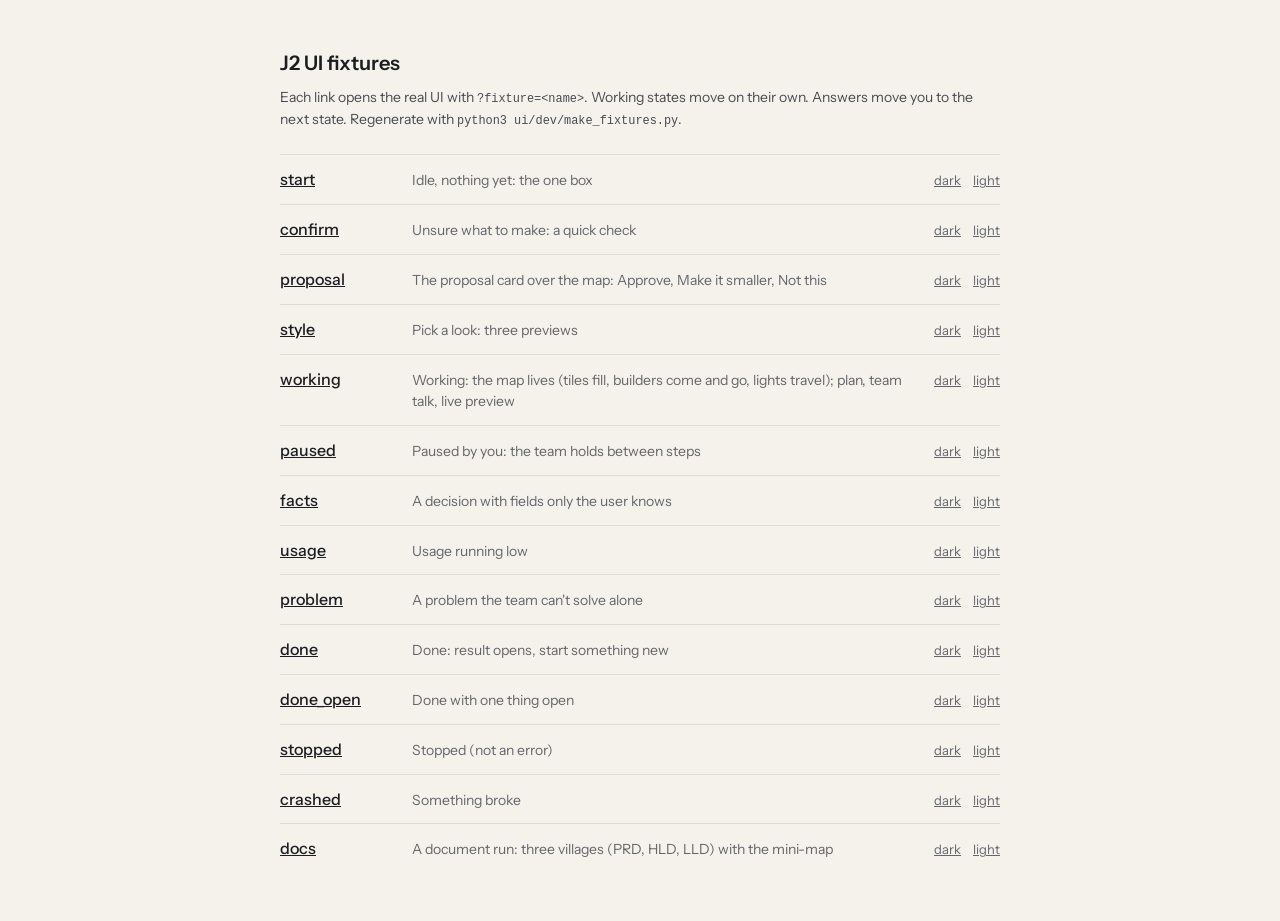
<file: ui/dev/index.html>
<!doctype html>
<html lang="en">
<head>
  <meta charset="utf-8">
  <meta name="viewport" content="width=device-width, initial-scale=1">
  <title>J2 UI fixtures</title>
  <link rel="icon" href="data:,">
  <link rel="stylesheet" href="https://fonts.googleapis.com/css2?family=Instrument+Sans:wght@400;500;600&display=swap">
  <link rel="stylesheet" href="/ui/styles/tokens.css">
  <style>
    body { margin: 0; background: var(--page); color: var(--ink); font: var(--fs-md)/var(--lh) var(--font); }
    main { width: min(720px, 100% - 32px); margin: var(--s12) auto; }
    h1 { font-size: var(--fs-lg); font-weight: 600; margin: 0 0 var(--s2); }
    p { color: var(--ink-2); margin: 0 0 var(--s6); font-size: var(--fs-sm); }
    ul { list-style: none; margin: 0; padding: 0; }
    li { display: flex; gap: var(--s3); align-items: baseline; padding: var(--s3) 0; border-top: 1px solid var(--line); flex-wrap: wrap; }
    li a:first-child { font-weight: 500; min-width: 120px; color: var(--ink); }
    li span { color: var(--ink-3); font-size: var(--fs-sm); flex: 1; min-width: 200px; }
    li a.alt { font-size: var(--fs-xs); color: var(--ink-3); }
    code { font-family: var(--mono); font-size: 0.85em; }
  </style>
</head>
<body>
<main>
  <h1>J2 UI fixtures</h1>
  <p>Each link opens the real UI with <code>?fixture=&lt;name&gt;</code>. Working states move on their own. Answers move you to the next state. Regenerate with <code>python3 ui/dev/make_fixtures.py</code>.</p>
  <ul id="list"></ul>
</main>
<script>
  const F = [
    ["start", "Idle, nothing yet: the one box"],
    ["confirm", "Unsure what to make: a quick check"],
    ["proposal", "The proposal card over the map: Approve, Make it smaller, Not this"],
    ["style", "Pick a look: three previews"],
    ["working", "Working: the map lives (tiles fill, builders come and go, lights travel); plan, team talk, live preview"],
    ["paused", "Paused by you: the team holds between steps"],
    ["facts", "A decision with fields only the user knows"],
    ["usage", "Usage running low"],
    ["problem", "A problem the team can't solve alone"],
    ["done", "Done: result opens, start something new"],
    ["done_open", "Done with one thing open"],
    ["stopped", "Stopped (not an error)"],
    ["crashed", "Something broke"],
    ["docs", "A document run: three villages (PRD, HLD, LLD) with the mini-map"],
  ];
  const list = document.getElementById("list");
  for (const [name, text] of F) {
    const li = document.createElement("li");
    const a = (href, label, cls) => Object.assign(document.createElement("a"), { href, textContent: label, className: cls || "" });
    const s = document.createElement("span");
    s.textContent = text;
    li.append(a(`/ui/index.html?fixture=${name}`, name), s,
      a(`/ui/index.html?fixture=${name}&theme=dark`, "dark", "alt"),
      a(`/ui/index.html?fixture=${name}&theme=light`, "light", "alt"));
    list.append(li);
  }
</script>
</body>
</html>
</file>
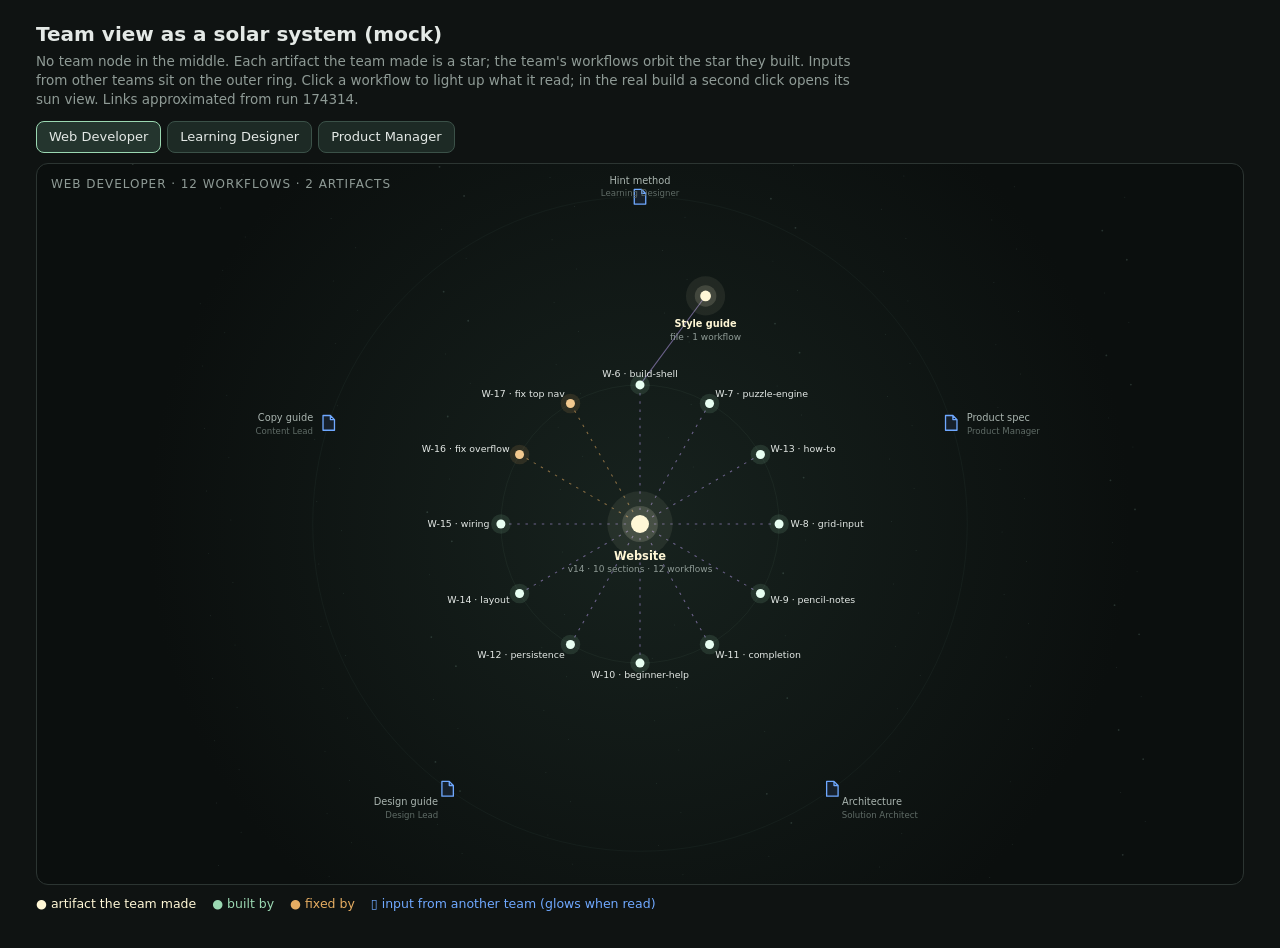
<file: docs/mocks/team-solar-mock.html>
<!doctype html>
<html lang="en">
<head>
<meta charset="utf-8">
<meta name="viewport" content="width=device-width,initial-scale=1">
<title>Team Solar Mock</title>
<style>
:root{color-scheme:dark;--bg:#0f1312;--fg:#e4e9e6;--muted:#8f9b96;--line:#2c3532}
*{box-sizing:border-box}
body{margin:0;background:var(--bg);color:var(--fg);font:14px/1.4 system-ui,-apple-system,"Segoe UI",sans-serif}
.wrap{max-width:1240px;margin:0 auto;padding:20px 16px 36px}
h1{margin:0;font-size:20px}
.sub{margin:4px 0 12px;color:var(--muted);font-size:13.5px;max-width:95ch}
.tabs{display:flex;gap:6px;margin-bottom:10px;flex-wrap:wrap}
.btn{background:#1d2a25;border:1px solid #3b5148;color:var(--fg);border-radius:8px;padding:6px 12px;font:inherit;font-size:13px;cursor:pointer}
.btn[aria-pressed=true]{background:#24352e;border-color:#9bd8b2}
.card{position:relative;background:radial-gradient(circle at 50% 50%,#17221e 0%,#0b0f0e 70%);border:1px solid var(--line);border-radius:12px;overflow:hidden}
svg{display:block;width:100%;height:auto;max-height:80vh}
text{font-family:system-ui,-apple-system,"Segoe UI",sans-serif;pointer-events:none}
.n{cursor:pointer;transition:opacity .3s}
.dim{opacity:.1}
.halo{opacity:0;transition:opacity .3s}
.used .halo{opacity:1;animation:pulse 1.6s ease-in-out infinite}
.used .doc{fill:#1c3352;stroke:#9cc4ff;stroke-width:2.4}
.used text{fill:#cfe2ff!important;font-weight:700}
@keyframes pulse{50%{opacity:.35}}
.in{opacity:0;transition:opacity .3s;stroke-dasharray:4 5;animation:flow .9s linear infinite}.in.on{opacity:.9}
.spoke{stroke-dasharray:3 7;animation:flow 1.6s linear infinite}
@keyframes flow{to{stroke-dashoffset:-20}}
.frame{position:absolute;left:14px;top:12px;font-size:12px;letter-spacing:.08em;text-transform:uppercase;color:#8f9b96}
.panel{position:absolute;right:12px;top:12px;width:270px;background:#121816ee;border:1px solid #2f3d38;border-radius:10px;padding:10px 12px;font-size:13px;display:none}
.panel b{display:block;font-size:14px;margin-bottom:4px}
.panel .k{color:var(--muted);font-size:11px;text-transform:uppercase;letter-spacing:.06em;margin-top:7px}
.panel .go{margin-top:9px;color:#9bd8b2;font-size:12.5px}
.legend{display:flex;flex-wrap:wrap;gap:16px;color:var(--muted);font-size:12.5px;margin-top:10px}
@media (prefers-reduced-motion:reduce){.used .halo,.in,.spoke{animation:none}}
</style>
</head>
<body>
<div class="wrap">
  <h1>Team view as a solar system (mock)</h1>
  <p class="sub">No team node in the middle. Each artifact the team made is a star; the team's workflows orbit the star they built. Inputs from other teams sit on the outer ring. Click a workflow to light up what it read; in the real build a second click opens its sun view. Links approximated from run 174314.</p>
  <div class="tabs" id="tabs"></div>
  <div class="card"><div class="frame" id="frame"></div><svg id="svg" viewBox="-620 -440 1240 880" role="img" aria-label="Team solar system"></svg><div class="panel" id="panel"></div></div>
  <div class="legend"><span style="color:#fff7d6">● artifact the team made</span><span style="color:#9bd8b2">● built by</span><span style="color:#e6ad62">● fixed by</span><span style="color:#6fa8ff">▯ input from another team (glows when read)</span></div>
</div>
<script>
const TEAMS={
 "Web Developer":{stars:[{id:"web",name:"Website",sub:"v14 · 10 sections"},{id:"sg",name:"Style guide",sub:"file"}],
  wfs:[["W-6","build-shell",["web","sg"],["dg","cg","ar","ps"]],["W-7","puzzle-engine",["web"],["ar","ps"]],["W-13","how-to",["web"],["cg","dg"]],
   ["W-8","grid-input",["web"],["dg","cg","sg"]],["W-9","pencil-notes",["web"],["dg","sg"]],["W-11","completion",["web"],["cg","dg"]],
   ["W-10","beginner-help",["web"],["hm","cg","dg"]],["W-12","persistence",["web"],["ar","ps","cg"]],["W-14","layout",["web"],["dg","sg"]],
   ["W-15","wiring",["web"],["ar"]],["W-16","fix overflow",["web"],["dg"],1],["W-17","fix top nav",["web"],["cg"],1]],
  inputs:{dg:["Design guide","Design Lead"],cg:["Copy guide","Content Lead"],hm:["Hint method","Learning Designer"],ps:["Product spec","Product Manager"],ar:["Architecture","Solution Architect"]}},
 "Learning Designer":{stars:[{id:"hm",name:"Hint method",sub:"curriculum"}],wfs:[["W-4","hint-method",["hm"],["ps","cg"]]],
  inputs:{ps:["Product spec","Product Manager"],cg:["Copy guide","Content Lead"]}},
 "Product Manager":{stars:[{id:"ps",name:"Product spec",sub:"product plan"}],wfs:[["W-1","product-plan",["ps"],["ch"]]],inputs:{ch:["Charter","Identity"]}}};
const NS="http://www.w3.org/2000/svg",svg=document.getElementById("svg"),panel=document.getElementById("panel");
const el=(t,a,p=svg)=>{const e=document.createElementNS(NS,t);for(const k in a)e.setAttribute(k,a[k]);p.append(e);return e};
const pol=(r,a)=>[r*Math.cos(a),r*Math.sin(a)];
const lab=(g,x,y,t,o={})=>{const a=Math.atan2(y-(o.cy||0),x-(o.cx||0)),d=o.d||14;const e=el("text",{x:x+Math.cos(a)*d,y:y+Math.sin(a)*d+4,"text-anchor":Math.abs(x-(o.cx||0))<20?"middle":x>(o.cx||0)?"start":"end","font-size":o.s||12,"font-weight":o.w||400,fill:o.c||"#e4e9e6"},g);e.textContent=t;return e};
function draw(name){svg.innerHTML="";panel.style.display="none";const T=TEAMS[name];document.getElementById("frame").textContent=name+" · "+T.wfs.length+(T.wfs.length===1?" workflow":" workflows")+" · "+T.stars.length+(T.stars.length===1?" artifact":" artifacts");
 for(let i=0;i<200;i++)el("circle",{cx:((i*137.5)%1240)-620,cy:((i*89.3)%880)-440,r:i%6?.6:1.1,fill:"#cfe",opacity:.15});
 el("circle",{cx:0,cy:0,r:400,fill:"none",stroke:"#9bd8b2",opacity:.06});
 // stars: the main one (most workflows) at the centre, others offset to the right
 const cnt=s=>T.wfs.filter(w=>w[2].includes(s.id)).length,stars=[...T.stars].sort((a,b)=>cnt(b)-cnt(a)),SP={};
 stars.forEach((s,i)=>SP[s.id]=i?[170+60*(i-1),-150+120*(i-1)]:[0,0]);
 const LG=el("g",{}),IG=el("g",{}),NG=el("g",{}),G={},P={},inl=[];
 // inputs on the outer ring
 const ik=Object.keys(T.inputs);ik.forEach((k,i)=>P[k]=pol(400,Math.PI*.5+(i+.5)*2*Math.PI/ik.length));
 // workflows orbit the star they mainly built; a workflow that made several stars sits between them
 const main=stars[0],orbit=T.wfs.filter(w=>w[2].includes(main.id)),R=Math.max(170,orbit.length*26/Math.PI*1.2);
 el("circle",{cx:0,cy:0,r:R,fill:"none",stroke:"#9bd8b2",opacity:.07},LG);
 orbit.forEach((w,i)=>P[w[0]]=pol(R,-Math.PI/2+i*2*Math.PI/orbit.length));
 stars.slice(1).forEach(st=>{const b=T.wfs.find(w=>w[2].includes(st.id));const a0=P[b[0]]?Math.atan2(P[b[0]][1],P[b[0]][0])+.28:0;SP[st.id]=pol(R+120,a0)});
 T.wfs.filter(w=>!w[2].includes(main.id)).forEach((w,i)=>{const s=SP[w[2][0]];P[w[0]]=[s[0]+60,s[1]+60*(i+1)]});
 T.wfs.forEach(([id,nm,makes,reads,fix])=>{const[x,y]=P[id];
  makes.forEach(m=>{const[sx,sy]=SP[m];el("line",{x1:x,y1:y,x2:sx,y2:sy,stroke:fix?"#e6ad62":"#b49be8","stroke-width":1.3,opacity:.55,class:m===main.id?"spoke":""},LG)});
  reads.forEach(r=>{const[x1,y1]=P[r]||SP[r];const l=el("path",{d:`M${x1},${y1}Q${(x1+x)*.35},${(y1+y)*.35} ${x},${y}`,fill:"none",stroke:"#6fa8ff","stroke-width":1.5,class:"in"},IG);l.dataset.f=r;l.dataset.t=id;inl.push(l)})});
 ik.forEach(k=>{const[x,y]=P[k],g=el("g",{class:"n"},NG);G[k]=g;el("circle",{cx:x,cy:y,r:16,fill:"transparent"},g);
  el("rect",{x:x-15,y:y-15,width:30,height:30,rx:8,fill:"none",stroke:"#6fa8ff","stroke-width":2,class:"halo"},g);
  el("path",{d:`M${x-7},${y-9}h9l5,5v13h-14z M${x+2},${y-9}v5h5`,fill:"#16202b",stroke:"#6fa8ff","stroke-width":1.6,"stroke-linejoin":"round",class:"doc"},g);
  lab(g,x,y,T.inputs[k][0],{d:20,c:"#aab5b0"});lab(g,x,y+15,T.inputs[k][1],{d:20,s:10.5,c:"#5f6b66"});g.onclick=e=>{e.stopPropagation();focus(k)}});
 T.wfs.forEach(([id,nm,makes,reads,fix])=>{const[x,y]=P[id],g=el("g",{class:"n"},NG);G[id]=g;el("circle",{cx:x,cy:y,r:16,fill:"transparent"},g);
  el("circle",{cx:x,cy:y,r:12,fill:fix?"#e6ad62":"#9bd8b2",opacity:.13},g);el("circle",{cx:x,cy:y,r:5.5,fill:fix?"#f3c98f":"#e8fff2"},g);
  lab(g,x,y,id+" · "+nm,{s:11.5});g.onclick=e=>{e.stopPropagation();focus(id)}});
 stars.forEach((s,i)=>{const[x,y]=SP[s.id],g=el("g",{class:"n"},NG);G[s.id]=g;const big=i?.6:1;
  [40,22].forEach((r,j)=>el("circle",{cx:x,cy:y,r:r*big,fill:"#fff7d6",opacity:j?.15:.07},g));el("circle",{cx:x,cy:y,r:11*big,fill:"#fff7d6"},g);
  el("text",{x,y:y+30+14*big,"text-anchor":"middle","font-size":14*Math.max(.85,big),"font-weight":700,fill:"#fff7d6"},g).textContent=s.name;
  el("text",{x,y:y+45+14*big,"text-anchor":"middle","font-size":11,fill:"#8f9b96"},g).textContent=s.sub+" · "+cnt(s)+(cnt(s)===1?" workflow":" workflows");
  g.onclick=e=>{e.stopPropagation();focus(s.id)}});
 function focus(k){Object.values(G).forEach(g=>g.classList.remove("used","dim"));inl.forEach(l=>l.classList.remove("on"));const keep=new Set([k]);let h="";
  const w=T.wfs.find(w=>w[0]===k),st=T.stars.find(s=>s.id===k);
  if(w){w[2].forEach(m=>keep.add(m));inl.forEach(l=>{if(l.dataset.t===k){l.classList.add("on");keep.add(l.dataset.f);G[l.dataset.f].classList.add("used")}});
   h=`<b>${w[0]} · ${w[1]}</b><div class="k">${w[4]?"fixed":"built"}</div>${w[2].map(m=>T.stars.find(s=>s.id===m).name).join(", ")}<div class="k">read</div>${w[3].map(r=>T.inputs[r]?T.inputs[r][0]:T.stars.find(x=>x.id===r).name).join(", ")}<div class="go">Click again to open its sun view →</div>`}
  else if(st){T.wfs.filter(w=>w[2].includes(k)).forEach(w=>keep.add(w[0]));h=`<b>${st.name}</b><div class="k">workflows</div>${T.wfs.filter(w=>w[2].includes(k)).map(w=>w[0]).join(", ")}<div class="go">Click again to open its sun view →</div>`}
  else{inl.forEach(l=>{if(l.dataset.f===k){l.classList.add("on");keep.add(l.dataset.t)}});G[k].classList.add("used");
   h=`<b>${T.inputs[k][0]}</b><div class="k">from</div>${T.inputs[k][1]}<div class="k">read by</div>${T.wfs.filter(w=>w[3].includes(k)).map(w=>w[0]).join(", ")}`}
  Object.entries(G).forEach(([id,g])=>g.classList.toggle("dim",!keep.has(id)));panel.innerHTML=h;panel.style.display="block"}
 svg.onclick=()=>{Object.values(G).forEach(g=>g.classList.remove("used","dim"));inl.forEach(l=>l.classList.remove("on"));panel.style.display="none"}}
const tabs=document.getElementById("tabs");Object.keys(TEAMS).forEach((t,i)=>{const b=document.createElement("button");b.className="btn";b.textContent=t;b.setAttribute("aria-pressed",!i);
 b.onclick=()=>{tabs.querySelectorAll("button").forEach(x=>x.setAttribute("aria-pressed",x===b));draw(t)};tabs.append(b)});
draw("Web Developer");
</script>
</body>
</html>
</file>
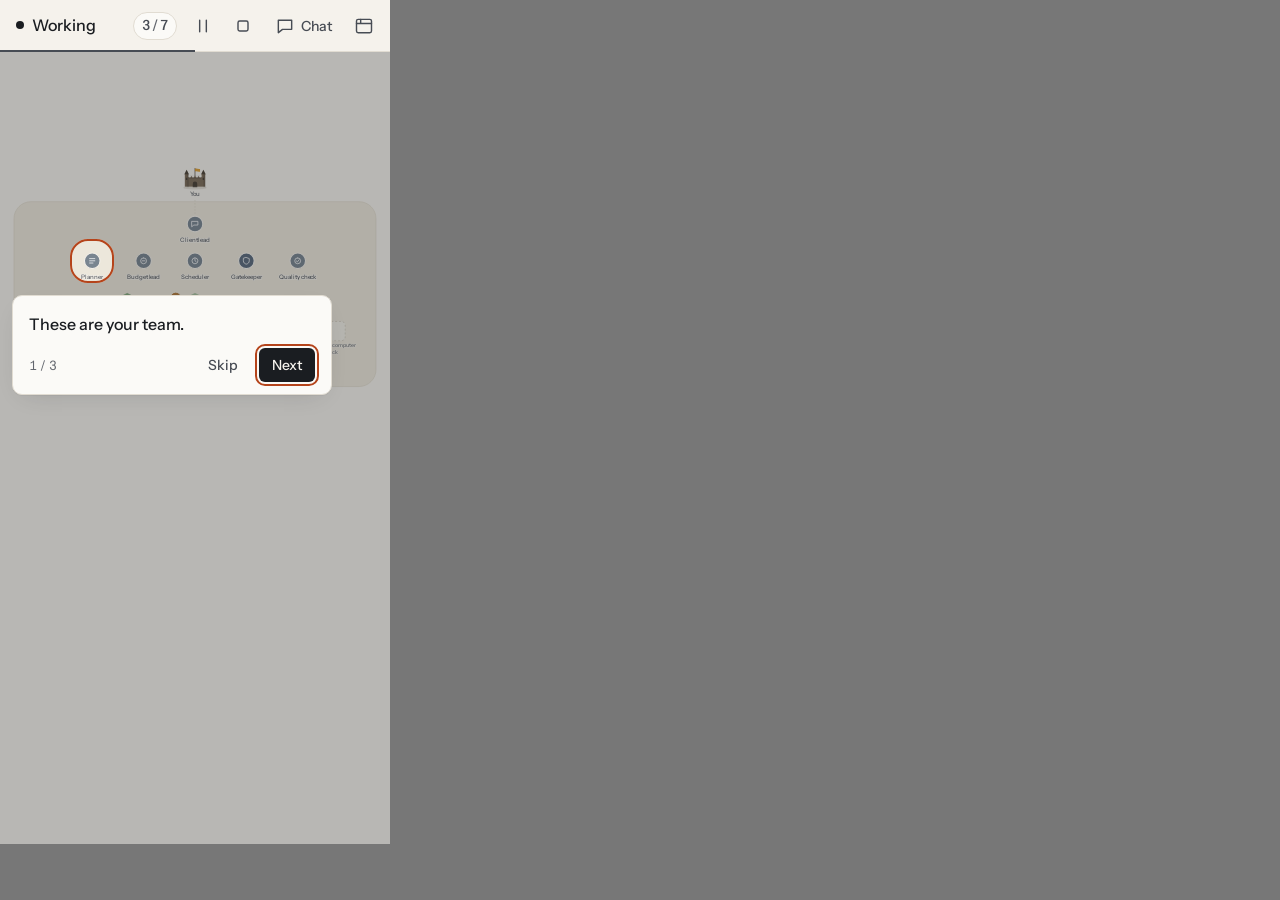
<file: ui/dev/frame.html>
<!doctype html>
<html lang="en">
<head>
<meta charset="utf-8">
<title>J2 UI at phone width</title>
<style>
  html, body { margin: 0; background: #777; }
  iframe { display: block; border: 0; background: #fff; }
</style>
</head>
<body>
<!-- Dev only: shows the UI in a frame of a given size, e.g.
     /ui/dev/frame.html?w=390&h=844&q=fixture%3Dworking -->
<script>
  const p = new URLSearchParams(location.search);
  const f = document.createElement("iframe");
  f.width = p.get("w") || 390;
  f.height = p.get("h") || 844;
  f.src = "/ui/index.html?" + (p.get("q") || "fixture=working");
  document.body.append(f);
</script>
</body>
</html>
</file>
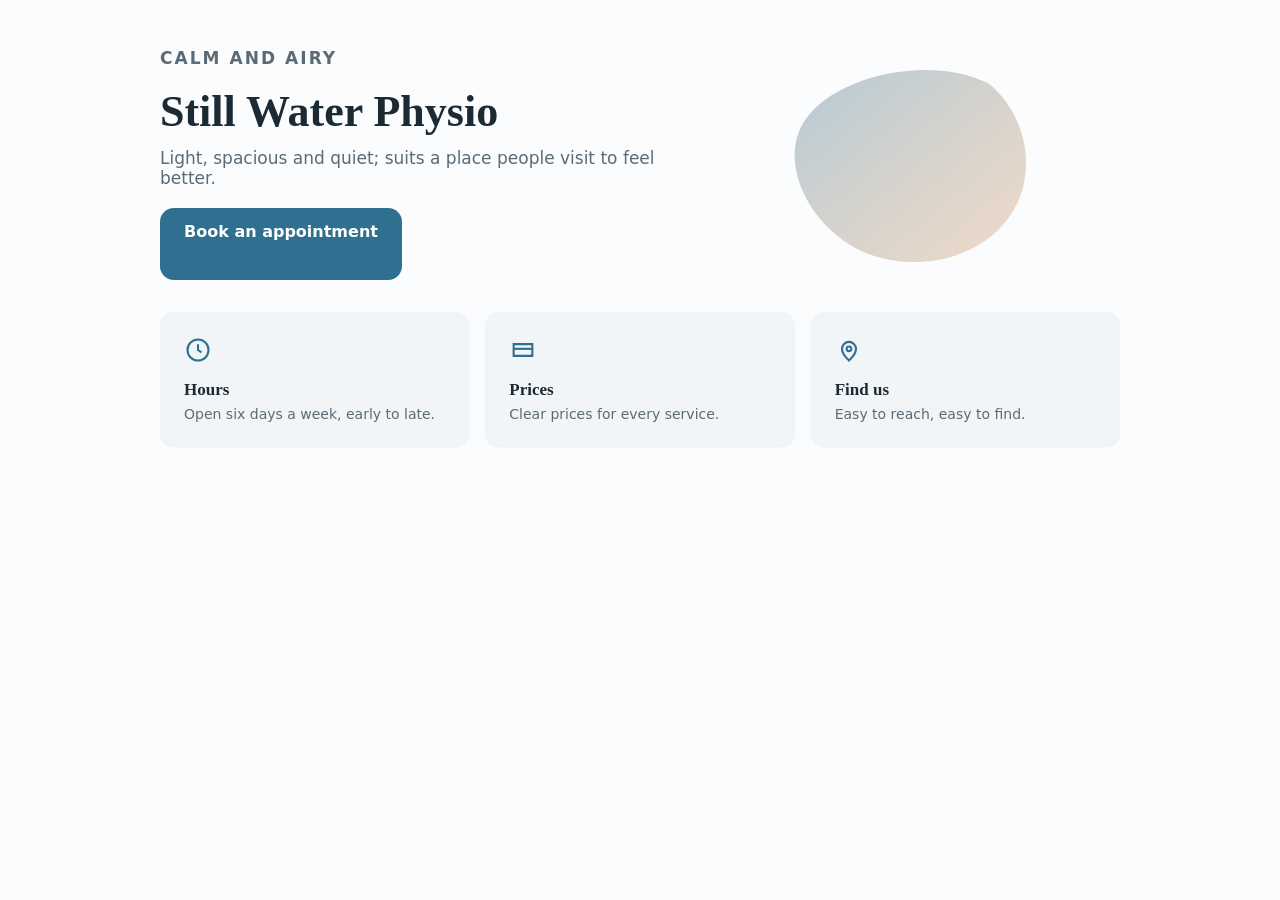
<file: ui/dev/samples/preview-1.html>
<!doctype html><html lang="en"><head><meta charset="utf-8"><meta name="viewport" content="width=device-width,initial-scale=1"><title>Still Water Physio: Calm and airy</title><style>:root{--j2-primary:#2f6f8f;--j2-secondary:#e6eef3;--j2-accent:#c8742c;--j2-background:#fbfcfd;--j2-surface:#f1f5f8;--j2-text:#1c2a33;--j2-muted:#5a6b76;--j2-font-heading:Georgia, 'Times New Roman', serif;--j2-font-body:system-ui, -apple-system, 'Segoe UI', sans-serif;--j2-space:8px;--j2-section:88px;--j2-radius:14px;--j2-duration:260ms;--j2-ease:cubic-bezier(.2,.7,.2,1);}body{margin:0;font-family:var(--j2-font-body);color:var(--j2-text);background:var(--j2-background)}h1,h2,h3,h4{font-family:var(--j2-font-heading)}.j2-btn{display:inline-block;background:#2f6f8f;color:#fff;padding:14px 24px;border-radius:14px;min-height:44px;font-weight:600;border:0;text-decoration:none}.j2-btn-secondary{display:inline-block;background:#e6eef3;color:#1c2a33;padding:14px 24px;border-radius:14px;min-height:44px;font-weight:600;border:0;text-decoration:none}.j2-card{background:#f1f5f8;border-radius:14px;padding:24px;box-shadow:0 1px 2px rgba(0,0,0,.06)}@keyframes j2-in{from{opacity:0;transform:translateY(12px)}to{opacity:1;transform:none}}.j2-reveal{animation:j2-in var(--j2-duration) var(--j2-ease) both}.j2-btn,.j2-btn-secondary,.j2-card,.j2-hover{transition:transform var(--j2-duration) var(--j2-ease),box-shadow var(--j2-duration) var(--j2-ease)}.j2-btn:hover,.j2-btn-secondary:hover,.j2-hover:hover{transform:translateY(-2px);box-shadow:0 8px 24px rgba(0,0,0,.08)}html{scroll-behavior:smooth}@media (prefers-reduced-motion:reduce){*,*::before,*::after{animation:none!important;transition:none!important;scroll-behavior:auto!important}}</style><style>.wrap{max-width:960px;margin:0 auto;padding:0 20px}.hero{display:grid;grid-template-columns:1.2fr 1fr;gap:24px;align-items:center;padding:48px 0 32px;position:relative}.hero h1{font-size:clamp(28px,4.5vw,44px);line-height:1.1;margin:0 0 12px}.hero p{color:var(--j2-muted,inherit);margin:0 0 20px;font-size:17px}.blob{width:100%;height:auto;max-height:220px}.cards{display:grid;grid-template-columns:repeat(3,1fr);gap:16px;padding:0 0 48px}.cards h3{margin:12px 0 6px;font-size:17px}.cards p{margin:0;color:var(--j2-muted,inherit);font-size:14px}.kicker{font-size:12px;letter-spacing:.12em;text-transform:uppercase;color:var(--j2-accent,var(--j2-primary));font-weight:600;margin:0 0 8px}@media (max-width:640px){.hero,.cards{grid-template-columns:1fr}.hero{padding:32px 0 24px}}</style></head><body><main class="wrap"><section class="hero j2-reveal"><div><p class="kicker">Calm and airy</p><h1>Still Water Physio</h1><p>Light, spacious and quiet; suits a place people visit to feel better.</p><a class="j2-btn" href="#">Book an appointment</a></div><svg class="blob" viewBox="0 0 400 300" aria-hidden="true"><defs><linearGradient id="g" x1="0" y1="0" x2="1" y2="1"><stop offset="0" stop-color="#2f6f8f" stop-opacity=".35"/><stop offset="1" stop-color="#c8742c" stop-opacity=".25"/></linearGradient></defs><path fill="url(#g)" d="M310 40c50 40 70 120 30 180s-130 80-200 50S20 150 60 90 230 0 310 40z"/></svg></section><section class="cards j2-reveal"><div class="j2-card j2-hover"><svg width="28" height="28" viewBox="0 0 24 24" fill="none" stroke="#2f6f8f" stroke-width="1.8" aria-hidden="true"><circle cx="12" cy="12" r="9"/><path d="M12 7v5l3 2"/></svg><h3>Hours</h3><p>Open six days a week, early to late.</p></div><div class="j2-card j2-hover"><svg width="28" height="28" viewBox="0 0 24 24" fill="none" stroke="#2f6f8f" stroke-width="1.8" aria-hidden="true"><path d="M4 7h16v10H4z"/><path d="M4 11h16"/></svg><h3>Prices</h3><p>Clear prices for every service.</p></div><div class="j2-card j2-hover"><svg width="28" height="28" viewBox="0 0 24 24" fill="none" stroke="#2f6f8f" stroke-width="1.8" aria-hidden="true"><path d="M12 21s-6-5.5-6-10a6 6 0 1 1 12 0c0 4.5-6 10-6 10z"/><circle cx="12" cy="11" r="2"/></svg><h3>Find us</h3><p>Easy to reach, easy to find.</p></div></section></main></body></html>
</file>
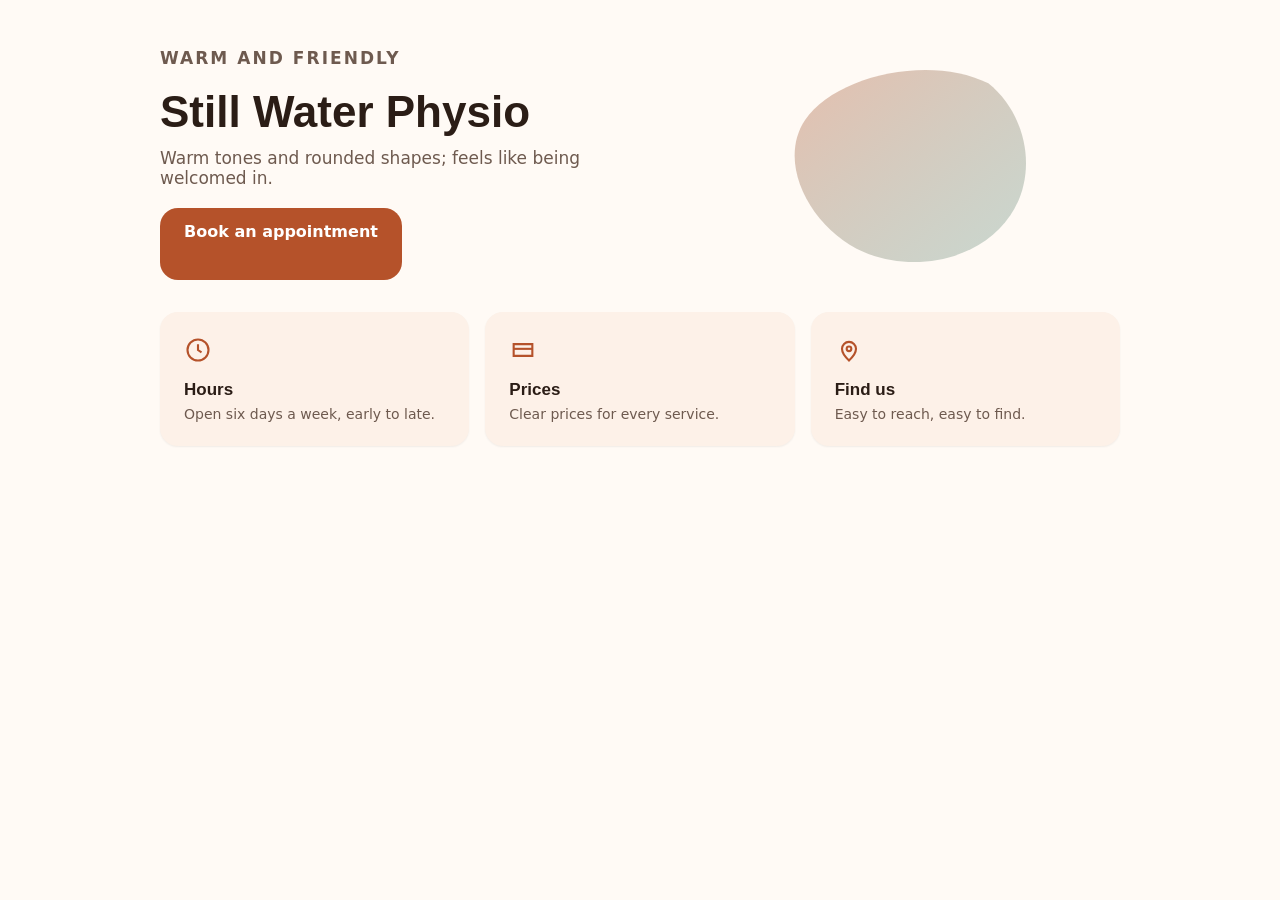
<file: ui/dev/samples/preview-2.html>
<!doctype html><html lang="en"><head><meta charset="utf-8"><meta name="viewport" content="width=device-width,initial-scale=1"><title>Still Water Physio: Warm and friendly</title><style>:root{--j2-primary:#b5522a;--j2-secondary:#f6e7dc;--j2-accent:#2a6f5f;--j2-background:#fffaf5;--j2-surface:#fdf1e8;--j2-text:#2b1d16;--j2-muted:#6e5a4f;--j2-font-heading:'Trebuchet MS', 'Segoe UI', sans-serif;--j2-font-body:system-ui, -apple-system, 'Segoe UI', sans-serif;--j2-space:8px;--j2-section:80px;--j2-radius:18px;--j2-duration:260ms;--j2-ease:cubic-bezier(.2,.7,.2,1);}body{margin:0;font-family:var(--j2-font-body);color:var(--j2-text);background:var(--j2-background)}h1,h2,h3,h4{font-family:var(--j2-font-heading)}.j2-btn{display:inline-block;background:#b5522a;color:#fff;padding:14px 24px;border-radius:18px;min-height:44px;font-weight:600;border:0;text-decoration:none}.j2-btn-secondary{display:inline-block;background:#f6e7dc;color:#2b1d16;padding:14px 24px;border-radius:18px;min-height:44px;font-weight:600;border:0;text-decoration:none}.j2-card{background:#fdf1e8;border-radius:18px;padding:24px;box-shadow:0 1px 2px rgba(0,0,0,.06)}@keyframes j2-in{from{opacity:0;transform:translateY(12px)}to{opacity:1;transform:none}}.j2-reveal{animation:j2-in var(--j2-duration) var(--j2-ease) both}.j2-btn,.j2-btn-secondary,.j2-card,.j2-hover{transition:transform var(--j2-duration) var(--j2-ease),box-shadow var(--j2-duration) var(--j2-ease)}.j2-btn:hover,.j2-btn-secondary:hover,.j2-hover:hover{transform:translateY(-2px);box-shadow:0 8px 24px rgba(0,0,0,.08)}html{scroll-behavior:smooth}@media (prefers-reduced-motion:reduce){*,*::before,*::after{animation:none!important;transition:none!important;scroll-behavior:auto!important}}</style><style>.wrap{max-width:960px;margin:0 auto;padding:0 20px}.hero{display:grid;grid-template-columns:1.2fr 1fr;gap:24px;align-items:center;padding:48px 0 32px;position:relative}.hero h1{font-size:clamp(28px,4.5vw,44px);line-height:1.1;margin:0 0 12px}.hero p{color:var(--j2-muted,inherit);margin:0 0 20px;font-size:17px}.blob{width:100%;height:auto;max-height:220px}.cards{display:grid;grid-template-columns:repeat(3,1fr);gap:16px;padding:0 0 48px}.cards h3{margin:12px 0 6px;font-size:17px}.cards p{margin:0;color:var(--j2-muted,inherit);font-size:14px}.kicker{font-size:12px;letter-spacing:.12em;text-transform:uppercase;color:var(--j2-accent,var(--j2-primary));font-weight:600;margin:0 0 8px}@media (max-width:640px){.hero,.cards{grid-template-columns:1fr}.hero{padding:32px 0 24px}}</style></head><body><main class="wrap"><section class="hero j2-reveal"><div><p class="kicker">Warm and friendly</p><h1>Still Water Physio</h1><p>Warm tones and rounded shapes; feels like being welcomed in.</p><a class="j2-btn" href="#">Book an appointment</a></div><svg class="blob" viewBox="0 0 400 300" aria-hidden="true"><defs><linearGradient id="g" x1="0" y1="0" x2="1" y2="1"><stop offset="0" stop-color="#b5522a" stop-opacity=".35"/><stop offset="1" stop-color="#2a6f5f" stop-opacity=".25"/></linearGradient></defs><path fill="url(#g)" d="M310 40c50 40 70 120 30 180s-130 80-200 50S20 150 60 90 230 0 310 40z"/></svg></section><section class="cards j2-reveal"><div class="j2-card j2-hover"><svg width="28" height="28" viewBox="0 0 24 24" fill="none" stroke="#b5522a" stroke-width="1.8" aria-hidden="true"><circle cx="12" cy="12" r="9"/><path d="M12 7v5l3 2"/></svg><h3>Hours</h3><p>Open six days a week, early to late.</p></div><div class="j2-card j2-hover"><svg width="28" height="28" viewBox="0 0 24 24" fill="none" stroke="#b5522a" stroke-width="1.8" aria-hidden="true"><path d="M4 7h16v10H4z"/><path d="M4 11h16"/></svg><h3>Prices</h3><p>Clear prices for every service.</p></div><div class="j2-card j2-hover"><svg width="28" height="28" viewBox="0 0 24 24" fill="none" stroke="#b5522a" stroke-width="1.8" aria-hidden="true"><path d="M12 21s-6-5.5-6-10a6 6 0 1 1 12 0c0 4.5-6 10-6 10z"/><circle cx="12" cy="11" r="2"/></svg><h3>Find us</h3><p>Easy to reach, easy to find.</p></div></section></main></body></html>
</file>
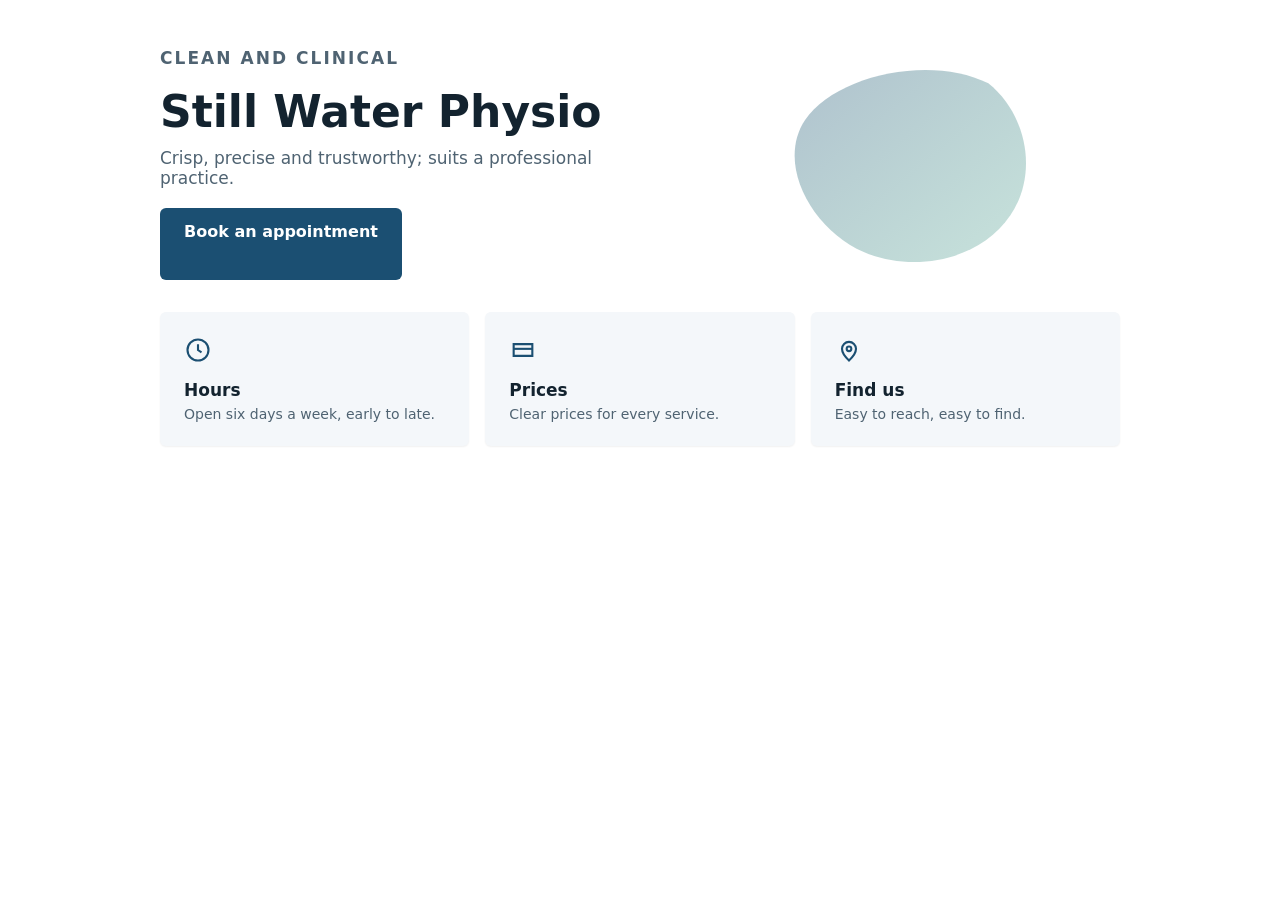
<file: ui/dev/samples/preview-3.html>
<!doctype html><html lang="en"><head><meta charset="utf-8"><meta name="viewport" content="width=device-width,initial-scale=1"><title>Still Water Physio: Clean and clinical</title><style>:root{--j2-primary:#1b4f72;--j2-secondary:#eaf0f5;--j2-accent:#1f8a70;--j2-background:#ffffff;--j2-surface:#f4f7fa;--j2-text:#13232f;--j2-muted:#4f6372;--j2-font-heading:system-ui, -apple-system, 'Segoe UI', sans-serif;--j2-font-body:system-ui, -apple-system, 'Segoe UI', sans-serif;--j2-space:8px;--j2-section:72px;--j2-radius:6px;--j2-duration:260ms;--j2-ease:cubic-bezier(.2,.7,.2,1);}body{margin:0;font-family:var(--j2-font-body);color:var(--j2-text);background:var(--j2-background)}h1,h2,h3,h4{font-family:var(--j2-font-heading)}.j2-btn{display:inline-block;background:#1b4f72;color:#fff;padding:14px 24px;border-radius:6px;min-height:44px;font-weight:600;border:0;text-decoration:none}.j2-btn-secondary{display:inline-block;background:#eaf0f5;color:#13232f;padding:14px 24px;border-radius:6px;min-height:44px;font-weight:600;border:0;text-decoration:none}.j2-card{background:#f4f7fa;border-radius:6px;padding:24px;box-shadow:0 1px 2px rgba(0,0,0,.06)}@keyframes j2-in{from{opacity:0}to{opacity:1;transform:none}}.j2-reveal{animation:j2-in var(--j2-duration) var(--j2-ease) both}.j2-btn,.j2-btn-secondary,.j2-card,.j2-hover{transition:transform var(--j2-duration) var(--j2-ease),box-shadow var(--j2-duration) var(--j2-ease)}.j2-btn:hover,.j2-btn-secondary:hover,.j2-hover:hover{transform:translateY(-2px);box-shadow:0 8px 24px rgba(0,0,0,.08)}html{scroll-behavior:smooth}@media (prefers-reduced-motion:reduce){*,*::before,*::after{animation:none!important;transition:none!important;scroll-behavior:auto!important}}</style><style>.wrap{max-width:960px;margin:0 auto;padding:0 20px}.hero{display:grid;grid-template-columns:1.2fr 1fr;gap:24px;align-items:center;padding:48px 0 32px;position:relative}.hero h1{font-size:clamp(28px,4.5vw,44px);line-height:1.1;margin:0 0 12px}.hero p{color:var(--j2-muted,inherit);margin:0 0 20px;font-size:17px}.blob{width:100%;height:auto;max-height:220px}.cards{display:grid;grid-template-columns:repeat(3,1fr);gap:16px;padding:0 0 48px}.cards h3{margin:12px 0 6px;font-size:17px}.cards p{margin:0;color:var(--j2-muted,inherit);font-size:14px}.kicker{font-size:12px;letter-spacing:.12em;text-transform:uppercase;color:var(--j2-accent,var(--j2-primary));font-weight:600;margin:0 0 8px}@media (max-width:640px){.hero,.cards{grid-template-columns:1fr}.hero{padding:32px 0 24px}}</style></head><body><main class="wrap"><section class="hero j2-reveal"><div><p class="kicker">Clean and clinical</p><h1>Still Water Physio</h1><p>Crisp, precise and trustworthy; suits a professional practice.</p><a class="j2-btn" href="#">Book an appointment</a></div><svg class="blob" viewBox="0 0 400 300" aria-hidden="true"><defs><linearGradient id="g" x1="0" y1="0" x2="1" y2="1"><stop offset="0" stop-color="#1b4f72" stop-opacity=".35"/><stop offset="1" stop-color="#1f8a70" stop-opacity=".25"/></linearGradient></defs><path fill="url(#g)" d="M310 40c50 40 70 120 30 180s-130 80-200 50S20 150 60 90 230 0 310 40z"/></svg></section><section class="cards j2-reveal"><div class="j2-card j2-hover"><svg width="28" height="28" viewBox="0 0 24 24" fill="none" stroke="#1b4f72" stroke-width="1.8" aria-hidden="true"><circle cx="12" cy="12" r="9"/><path d="M12 7v5l3 2"/></svg><h3>Hours</h3><p>Open six days a week, early to late.</p></div><div class="j2-card j2-hover"><svg width="28" height="28" viewBox="0 0 24 24" fill="none" stroke="#1b4f72" stroke-width="1.8" aria-hidden="true"><path d="M4 7h16v10H4z"/><path d="M4 11h16"/></svg><h3>Prices</h3><p>Clear prices for every service.</p></div><div class="j2-card j2-hover"><svg width="28" height="28" viewBox="0 0 24 24" fill="none" stroke="#1b4f72" stroke-width="1.8" aria-hidden="true"><path d="M12 21s-6-5.5-6-10a6 6 0 1 1 12 0c0 4.5-6 10-6 10z"/><circle cx="12" cy="11" r="2"/></svg><h3>Find us</h3><p>Easy to reach, easy to find.</p></div></section></main></body></html>
</file>
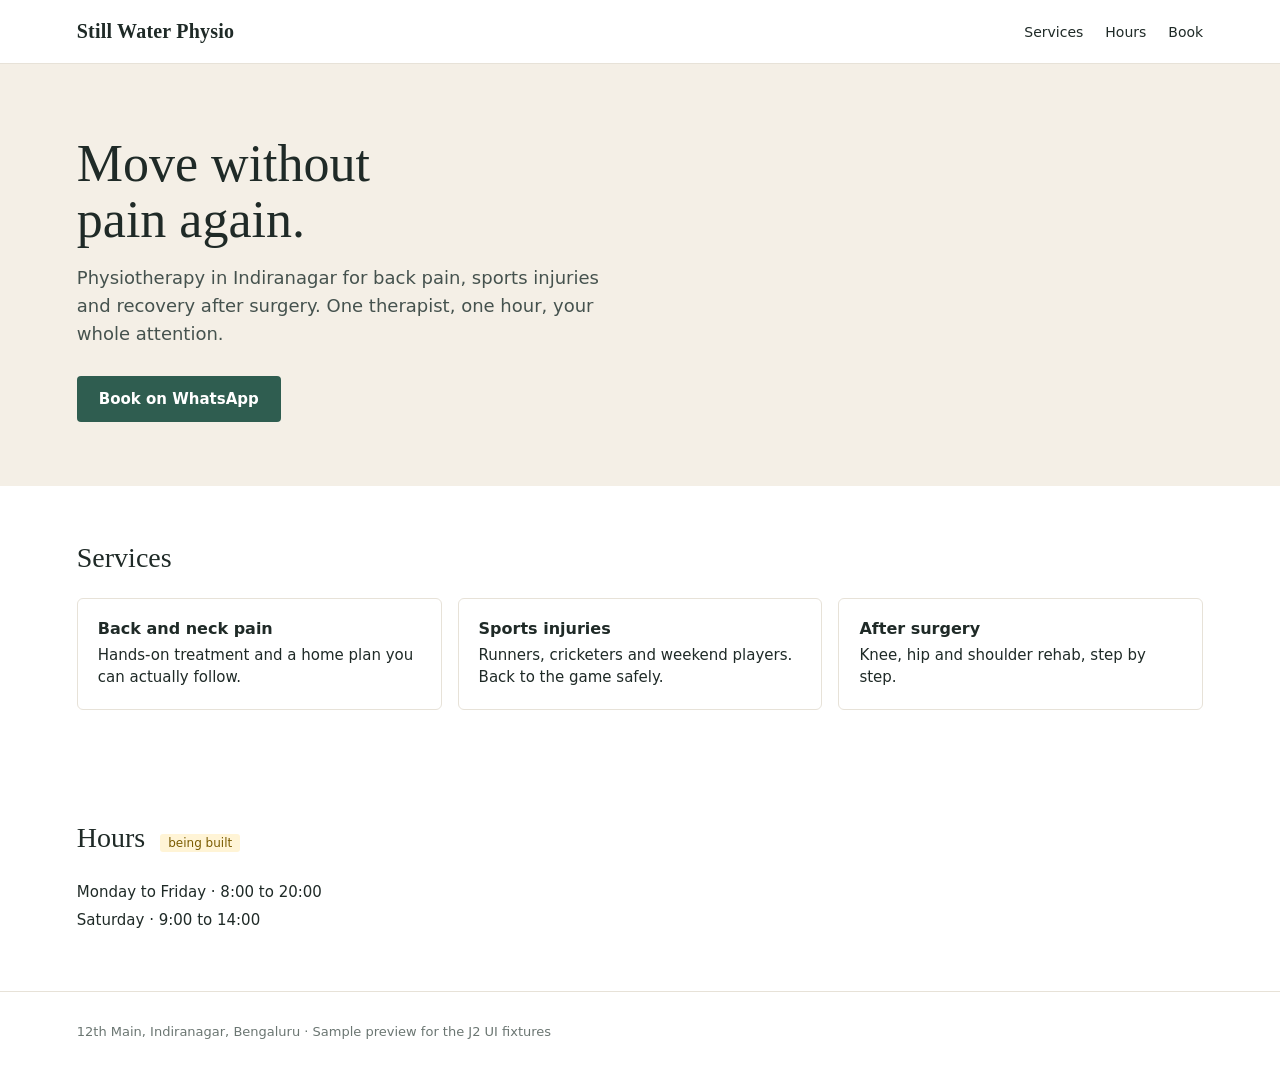
<file: ui/dev/samples/site.html>
<!doctype html>
<html lang="en">
<head>
<meta charset="utf-8">
<meta name="viewport" content="width=device-width, initial-scale=1">
<title>Still Water Physio</title>
<style>
  :root { --green: #2f5d50; --sand: #f4efe6; --ink: #1f2a27; }
  * { box-sizing: border-box; }
  body { margin: 0; font-family: Georgia, "Times New Roman", serif; color: var(--ink); background: #fff; }
  header { display: flex; justify-content: space-between; align-items: center; padding: 20px 6vw; border-bottom: 1px solid #e7e2d8; }
  header b { font-size: 20px; letter-spacing: .01em; }
  header nav a { margin-left: 22px; color: var(--ink); text-decoration: none; font: 14px system-ui, sans-serif; }
  .hero { padding: 72px 6vw 64px; background: var(--sand); }
  .hero h1 { font-size: clamp(30px, 5vw, 52px); line-height: 1.08; margin: 0 0 16px; max-width: 14ch; font-weight: 500; }
  .hero p { font: 18px/1.55 system-ui, sans-serif; max-width: 46ch; margin: 0 0 28px; color: #45524e; }
  .cta { display: inline-block; background: var(--green); color: #fff; padding: 14px 22px; border-radius: 4px; font: 600 15px system-ui, sans-serif; text-decoration: none; }
  section { padding: 56px 6vw; }
  h2 { font-size: 28px; font-weight: 500; margin: 0 0 24px; }
  .grid { display: grid; grid-template-columns: repeat(auto-fit, minmax(220px, 1fr)); gap: 16px; }
  .svc { border: 1px solid #e7e2d8; padding: 20px; border-radius: 6px; font: 15px/1.5 system-ui, sans-serif; }
  .svc b { display: block; font: 600 16px system-ui, sans-serif; margin-bottom: 6px; }
  .hours { font: 15px/1.9 system-ui, sans-serif; }
  .tag { display: inline-block; font: 12px system-ui, sans-serif; background: #fff4d6; color: #7a5b00; padding: 2px 8px; border-radius: 3px; margin-left: 8px; }
  footer { padding: 32px 6vw; font: 13px system-ui, sans-serif; color: #6b7672; border-top: 1px solid #e7e2d8; }
</style>
</head>
<body>
<header><b>Still Water Physio</b><nav><a href="#services">Services</a><a href="#hours">Hours</a><a href="#book">Book</a></nav></header>
<div class="hero">
  <h1>Move without pain again.</h1>
  <p>Physiotherapy in Indiranagar for back pain, sports injuries and recovery after surgery. One therapist, one hour, your whole attention.</p>
  <a class="cta" href="#book">Book on WhatsApp</a>
</div>
<section id="services">
  <h2>Services</h2>
  <div class="grid">
    <div class="svc"><b>Back and neck pain</b>Hands-on treatment and a home plan you can actually follow.</div>
    <div class="svc"><b>Sports injuries</b>Runners, cricketers and weekend players. Back to the game safely.</div>
    <div class="svc"><b>After surgery</b>Knee, hip and shoulder rehab, step by step.</div>
  </div>
</section>
<section id="hours">
  <h2>Hours <span class="tag">being built</span></h2>
  <div class="hours">Monday to Friday · 8:00 to 20:00<br>Saturday · 9:00 to 14:00</div>
</section>
<footer>12th Main, Indiranagar, Bengaluru · Sample preview for the J2 UI fixtures</footer>
</body>
</html>
</file>
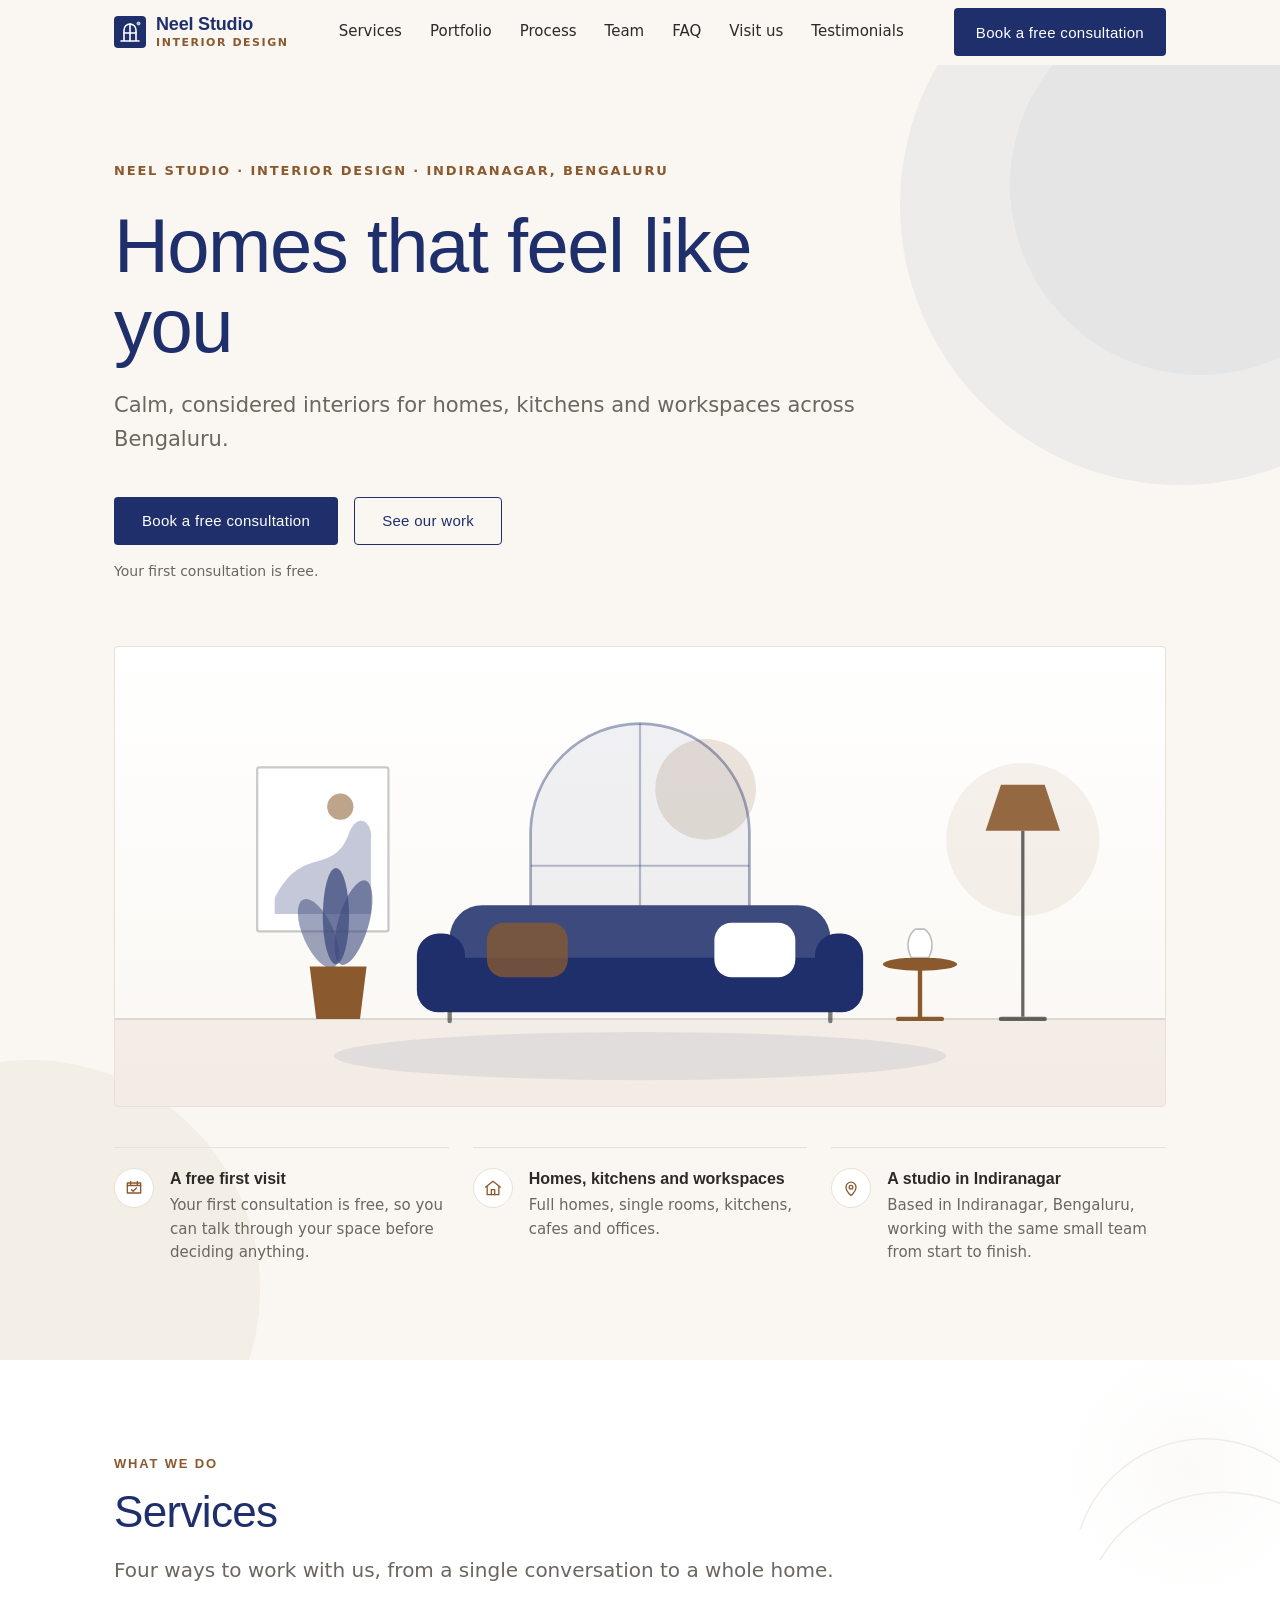
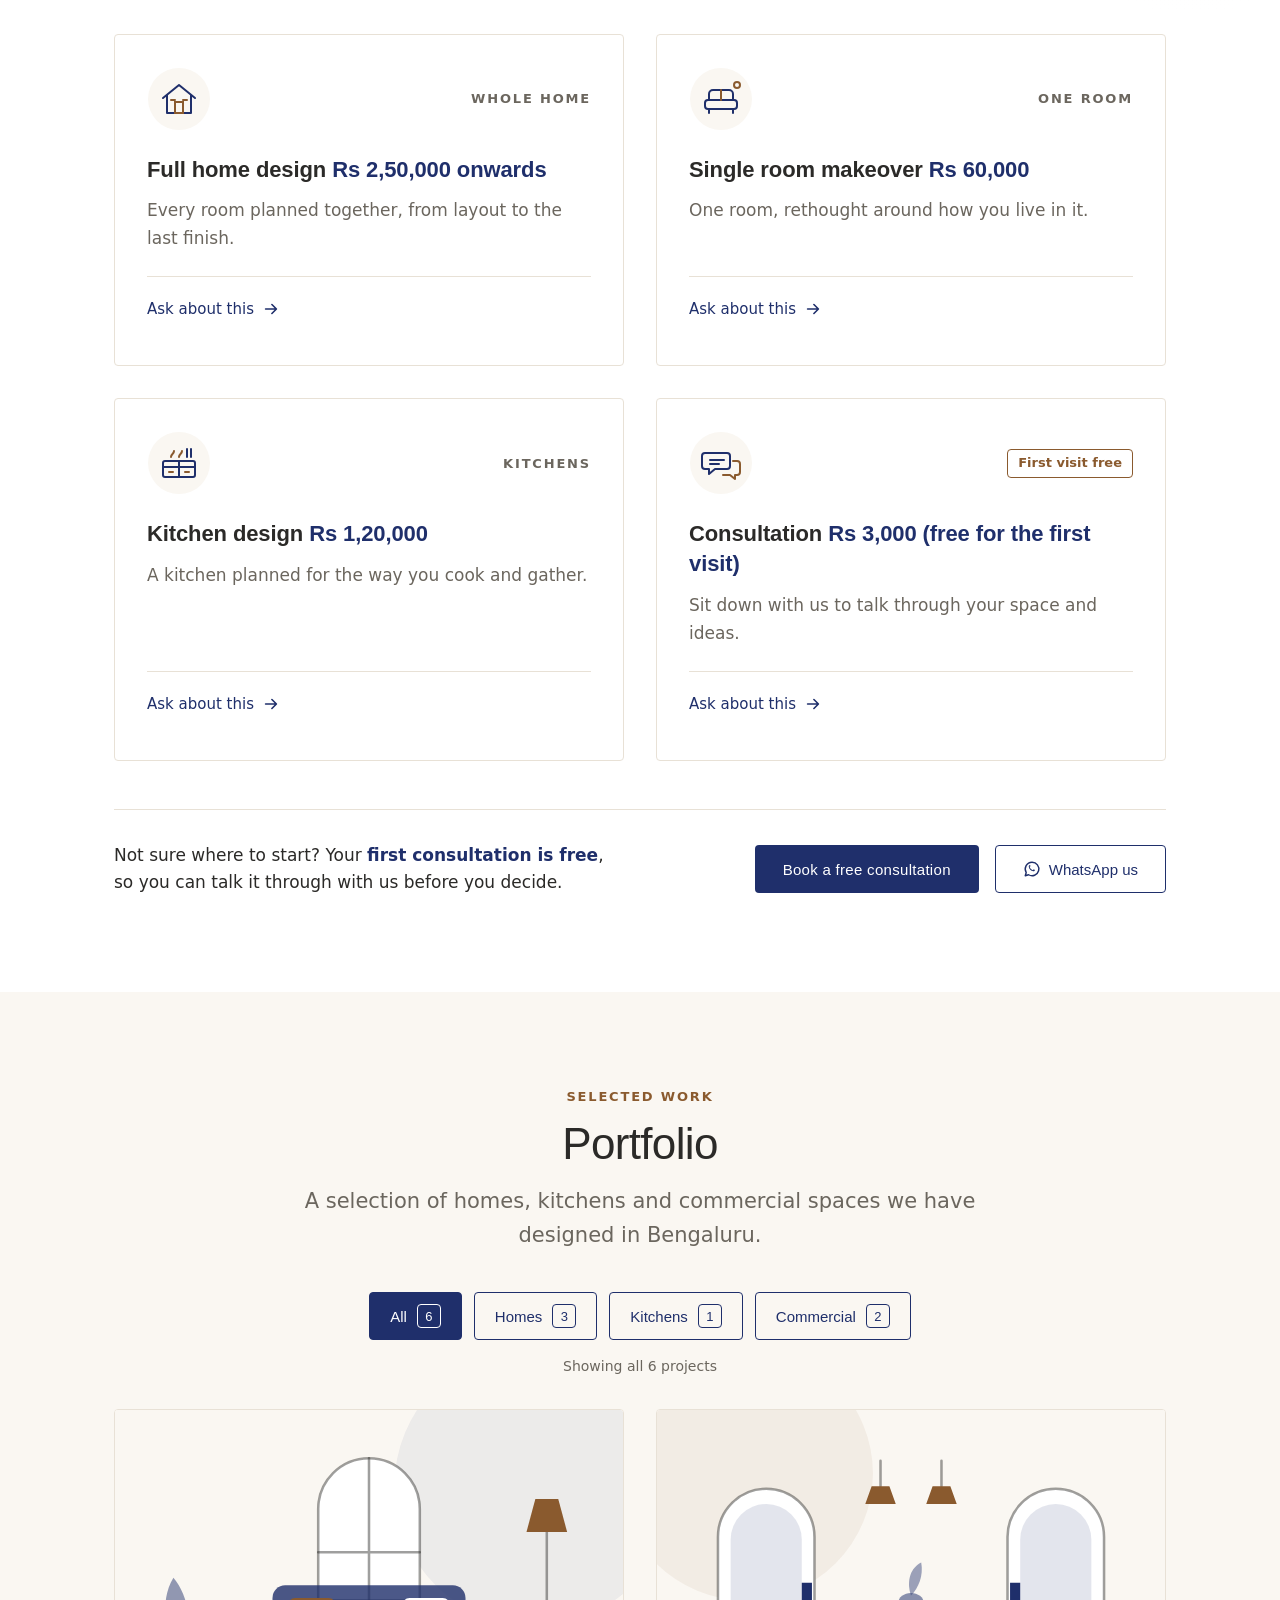
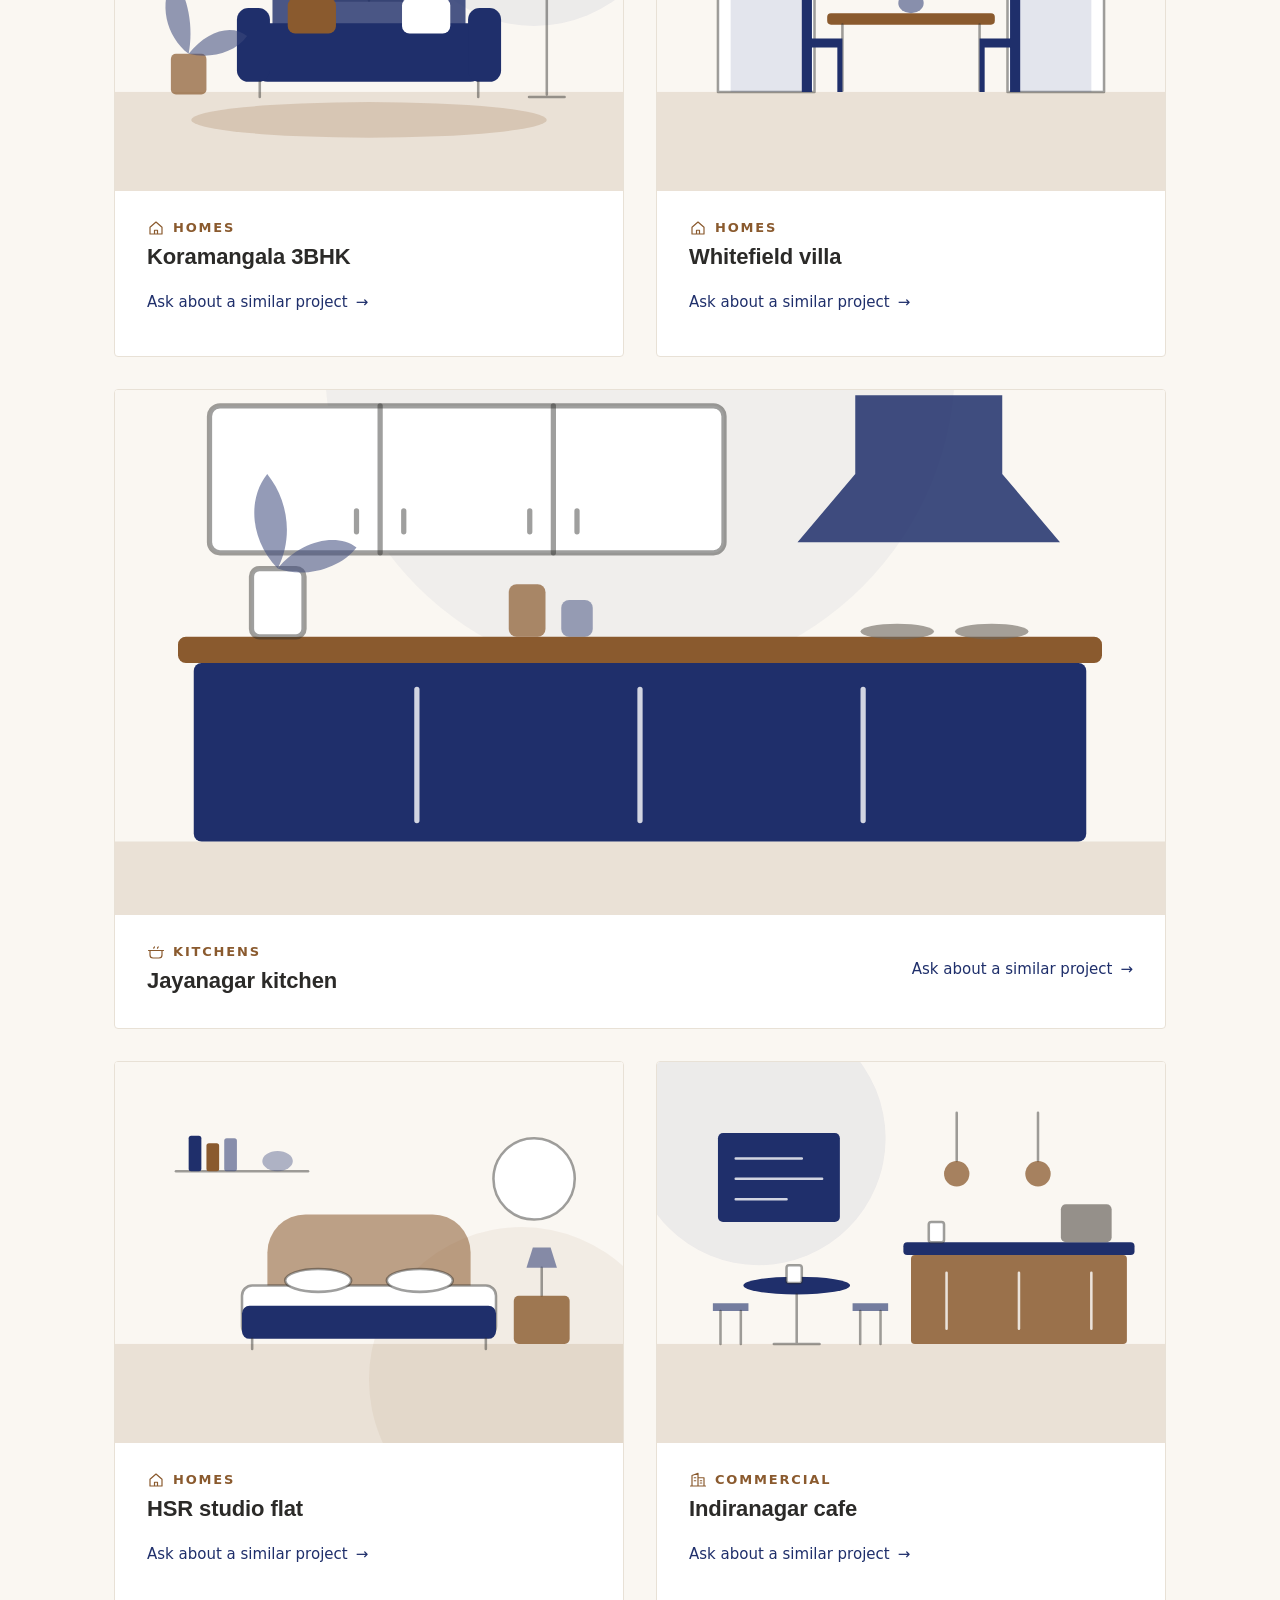
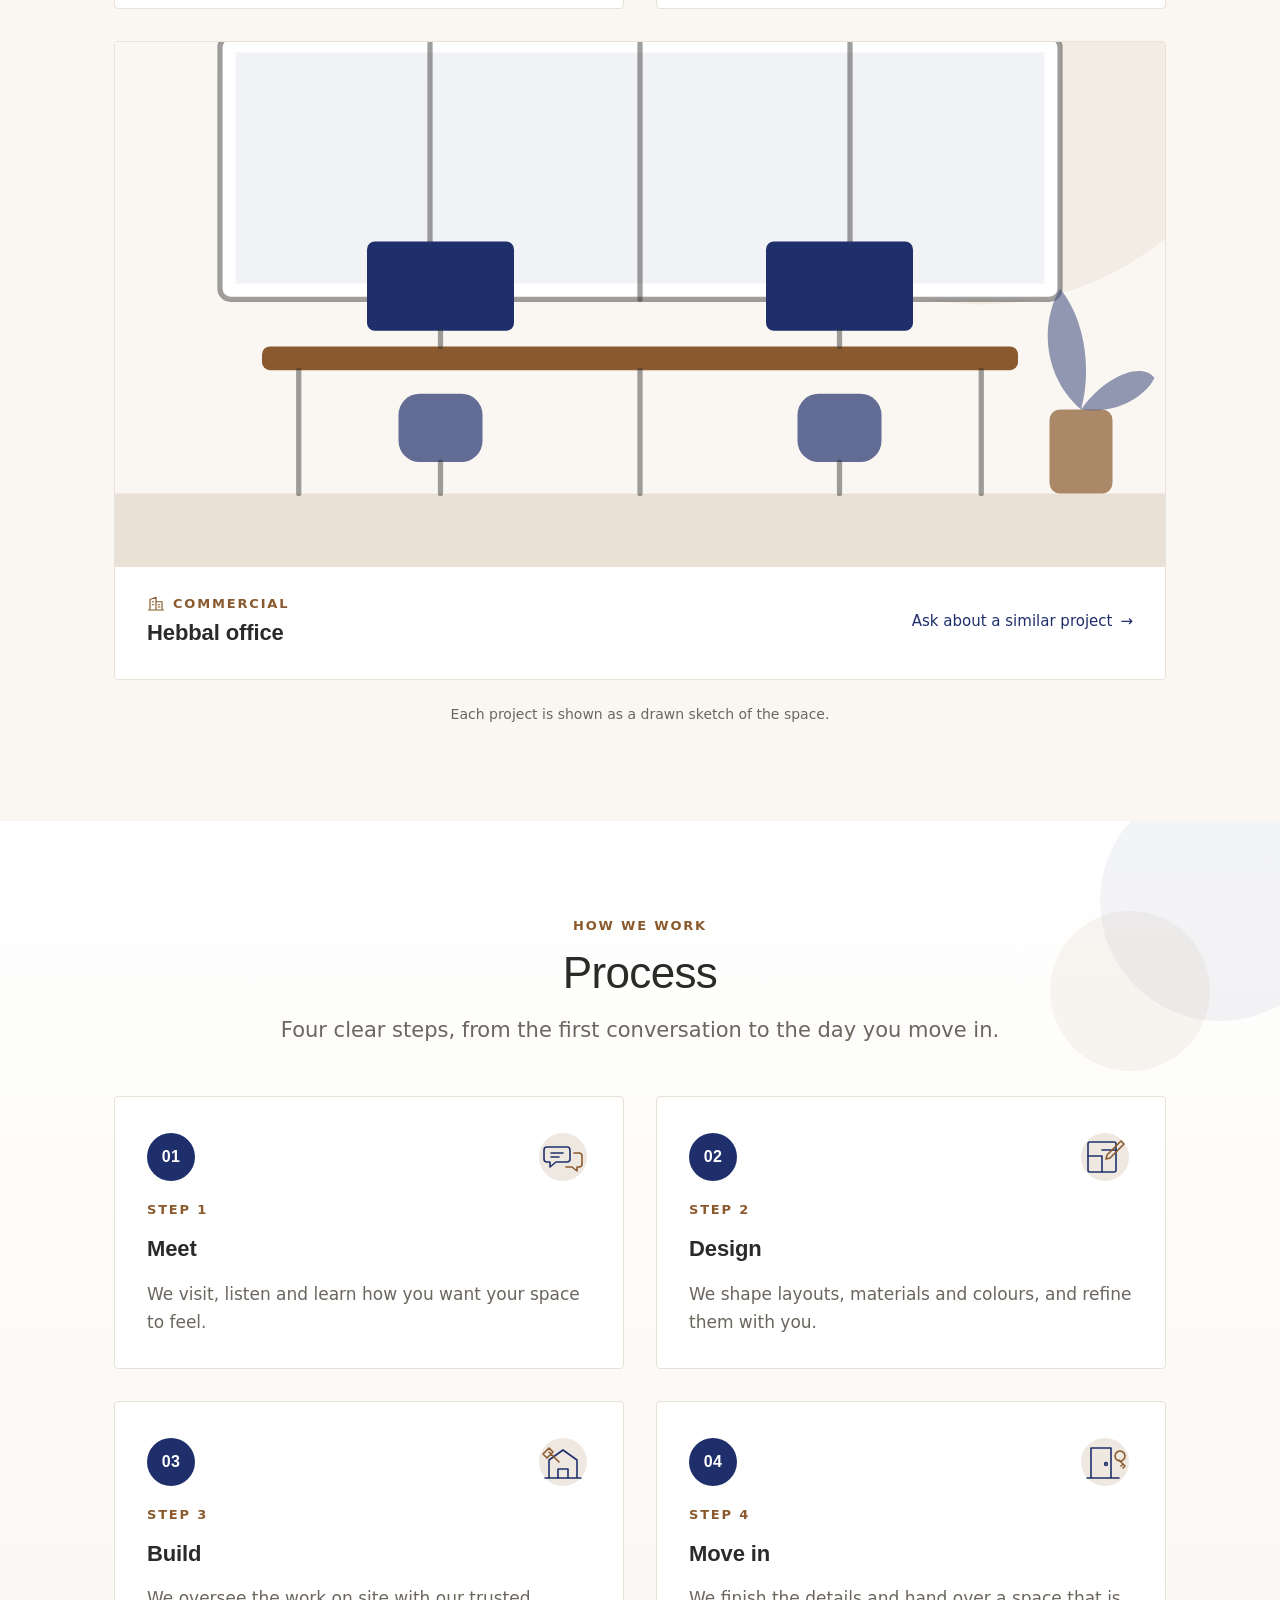
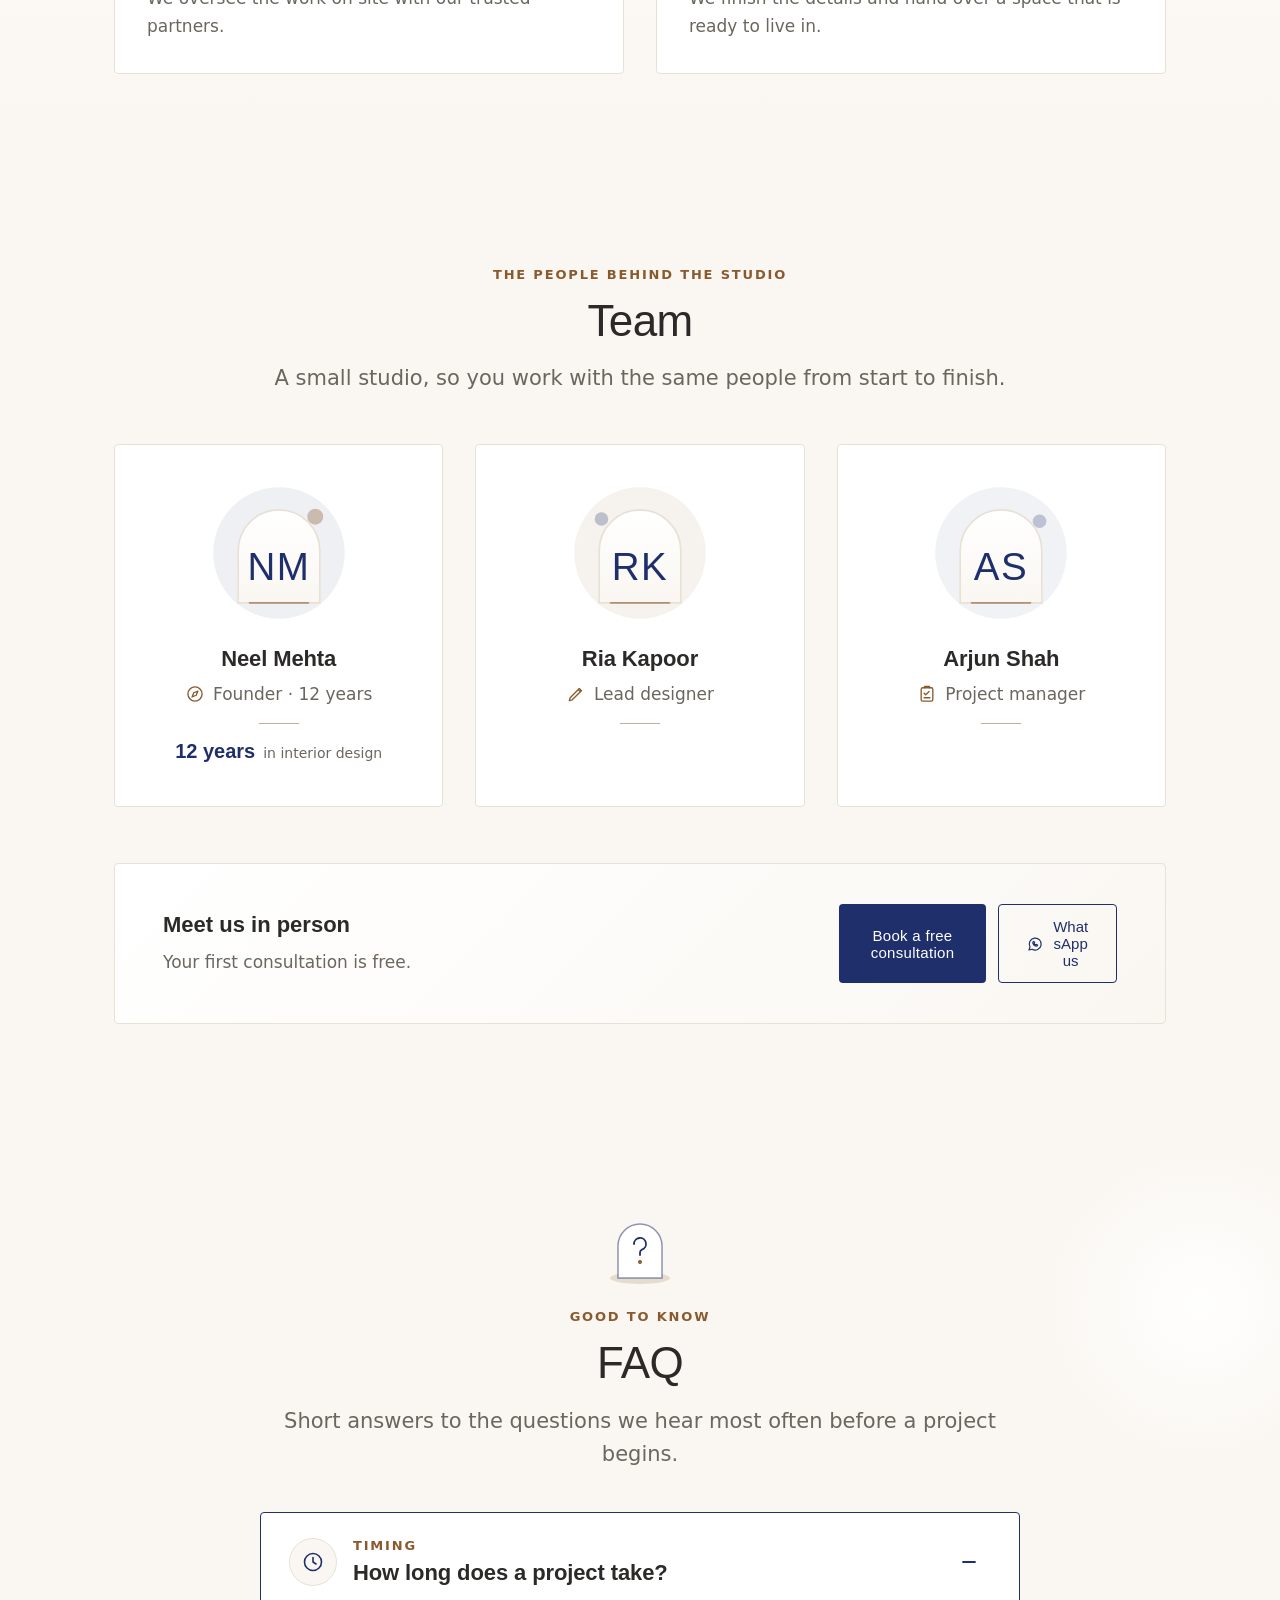
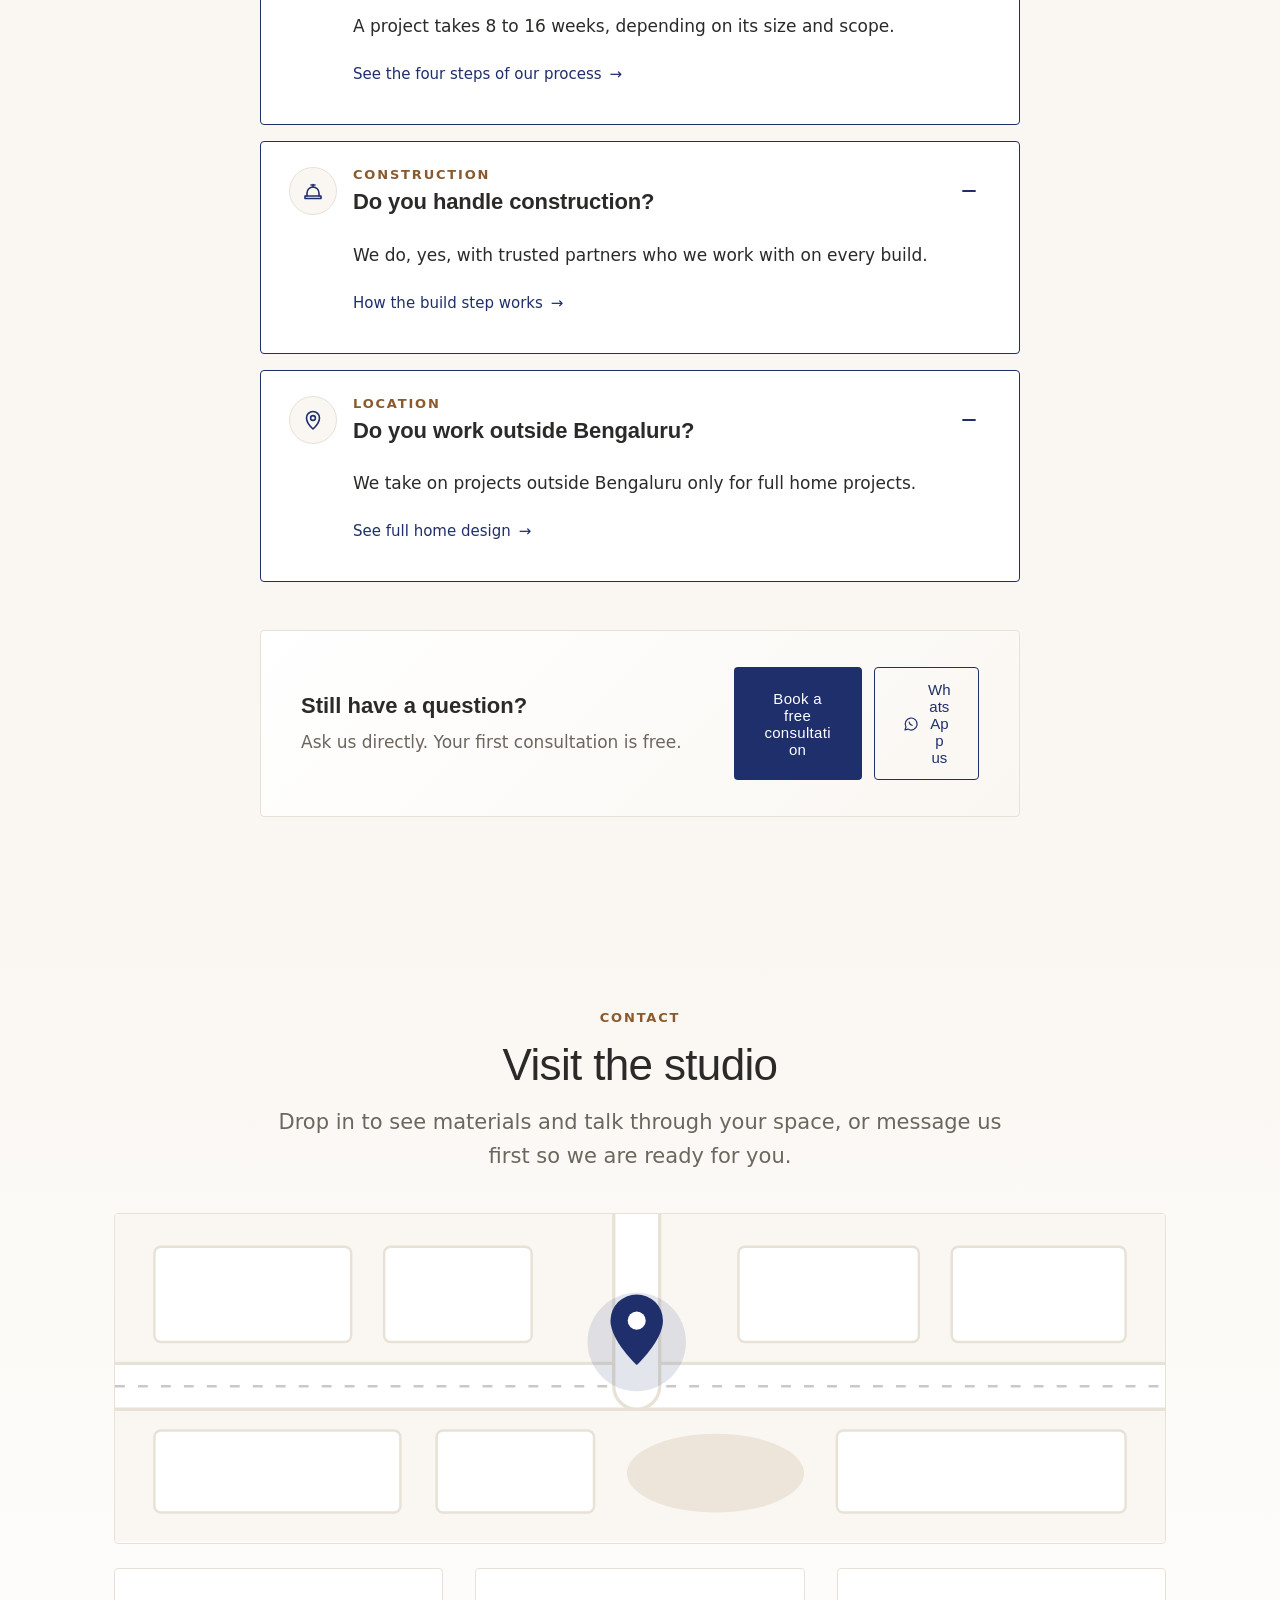
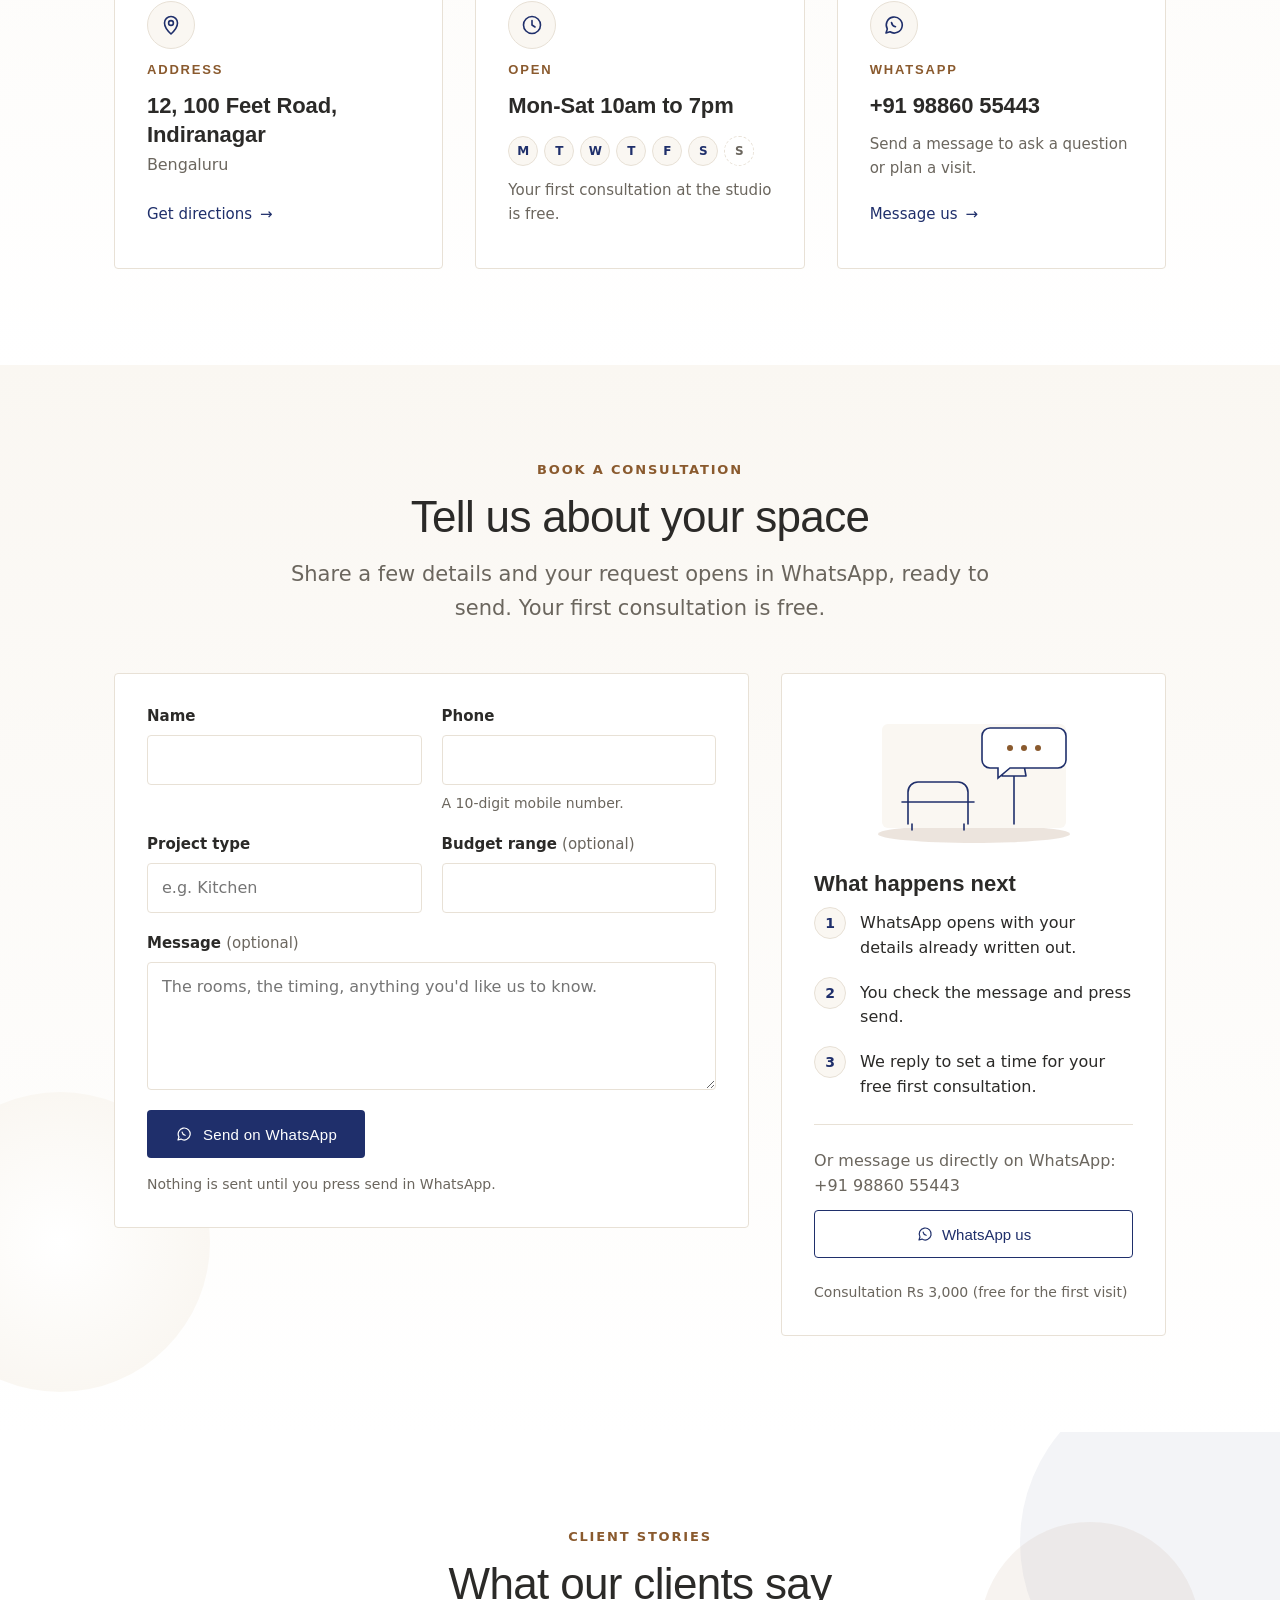
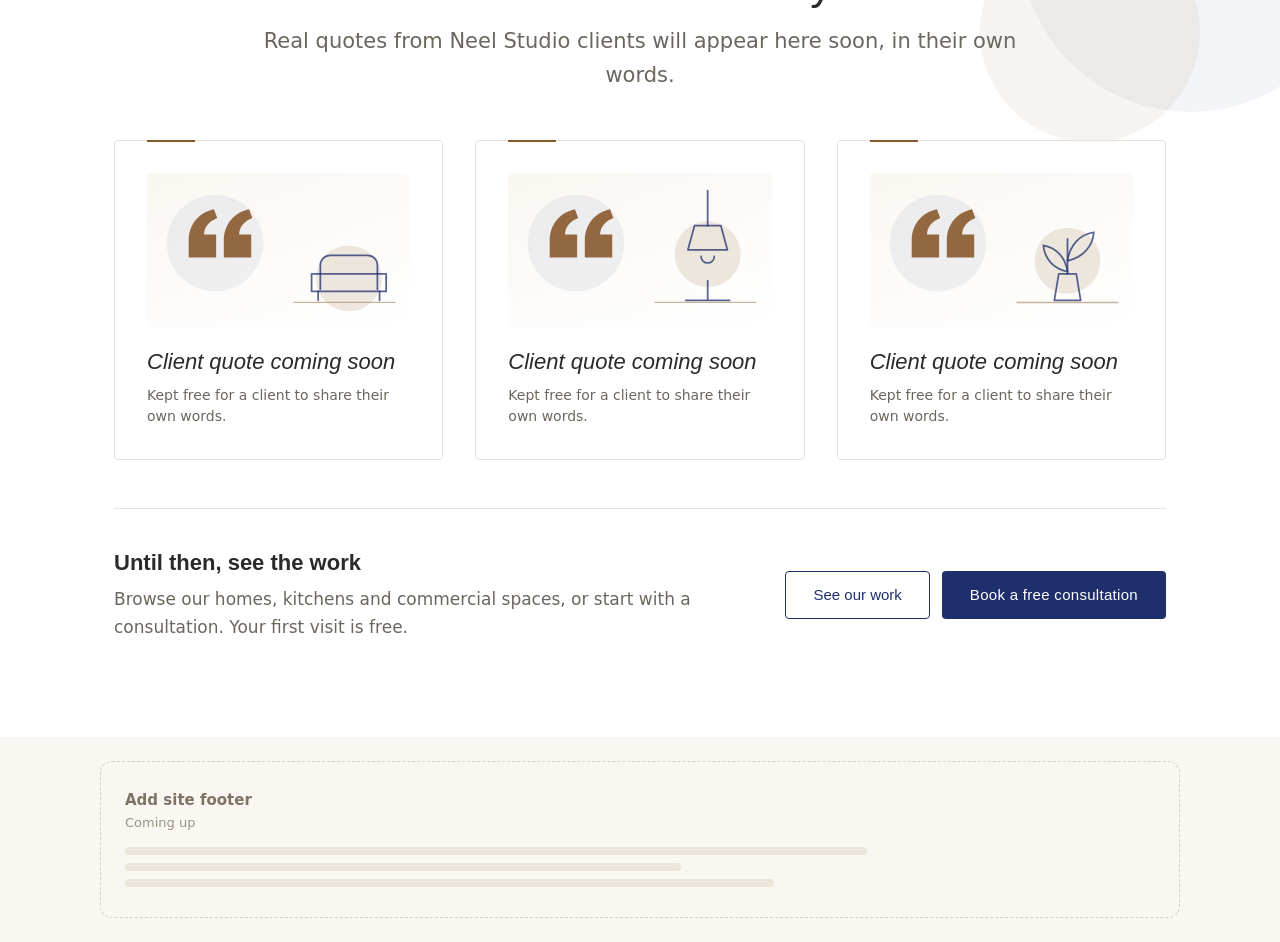
<file: ui/dev/samples/studio-site.html>
<!doctype html>
<html lang="en">
<head>
<meta charset="utf-8">
<title>Neel Studio</title>
<!-- J2:j2-wait head start (owner studio) -->
<style>[data-j2-wait]{display:block;box-sizing:border-box;width:calc(100% - 32px);max-width:1080px;margin:24px auto;padding:28px 24px 22px;border:1.5px dashed #d8cfbf;border-radius:12px;background:transparent;color:#9b9284;font:15px/1.45 system-ui,-apple-system,sans-serif;text-align:left}[data-j2-wait] .j2-wait-name{margin:0 0 2px;font-weight:600;color:#7d7466}[data-j2-wait] .j2-wait-note{margin:0 0 14px;font-size:13px}[data-j2-wait] i{display:block;height:8px;border-radius:4px;background:#ebe5da;margin:8px 0;width:72%}[data-j2-wait] i+i{width:54%}[data-j2-wait] i+i+i{width:63%}</style>
<!-- J2:j2-wait head end -->
<!-- J2:style head start (owner W-5) -->
<meta name="viewport" content="width=device-width, initial-scale=1"><style>:root{--j2-primary:#1F2F6B;--j2-secondary:#3C4A7D;--j2-accent:#8A5A2E;--j2-background:#FAF7F2;--j2-surface:#FFFFFF;--j2-text:#2B2A28;--j2-muted:#6B665E;--j2-font-heading:'Avenir Next', 'Helvetica Neue', Arial, sans-serif;--j2-font-body:system-ui, -apple-system, 'Segoe UI', sans-serif;--j2-space:8px;--j2-section:96px;--j2-radius:4px;--j2-duration:400ms;--j2-ease:ease-out;}*,*::before,*::after{box-sizing:border-box;min-width:0}img,video,canvas,iframe{max-width:100%;height:auto}svg{max-width:100%}section *,header *,footer *,nav *,main *{max-width:100%}body{overflow-wrap:anywhere}body{margin:0;font-family:var(--j2-font-body);color:var(--j2-text);background:var(--j2-background)}h1,h2,h3,h4{font-family:var(--j2-font-heading)}.j2-btn{display:inline-block;background:#1F2F6B; color:#FFFFFF; min-height:48px; padding:14px 28px; border:none; border-radius:4px; font-family:'Inter', sans-serif; font-weight:500; font-size:15px; letter-spacing:0.02em;}.j2-btn-secondary{display:inline-block;background:transparent; color:#1F2F6B; min-height:48px; padding:13px 27px; border:1px solid #1F2F6B; border-radius:4px; font-family:'Inter', sans-serif; font-weight:500; font-size:15px;}.j2-card{background:#FFFFFF; border:1px solid #E8E1D6; border-radius:4px; padding:32px; box-shadow:none;}@keyframes j2-in{from{opacity:0;transform:translateY(12px)}to{opacity:1;transform:none}}.j2-reveal{animation:j2-in var(--j2-duration) var(--j2-ease) both}.j2-btn,.j2-btn-secondary,.j2-card,.j2-hover{transition:transform var(--j2-duration) var(--j2-ease),box-shadow var(--j2-duration) var(--j2-ease)}.j2-btn:hover,.j2-btn-secondary:hover,.j2-hover:hover{buttons: background:#2A3C80; cards: border-color:#1F2F6B; project images: transform:scale(1.03) over 400ms with caption fading in}html{scroll-behavior:smooth}@media (prefers-reduced-motion:reduce){*,*::before,*::after{animation:none!important;transition:none!important;scroll-behavior:auto!important}}</style>
<!-- J2:style head end -->
<!-- J2:W-14 head start (owner W-19) -->
<meta name="viewport" content="width=device-width, initial-scale=1">
<style>
/* Reveal fix: content inside every .j2-reveal is visible by default; motion only enhances it */
html .j2-reveal{opacity:1!important;visibility:visible!important;transform:none!important}
@keyframes j2-rise{from{translate:0 12px}to{translate:0 0}}
@media (prefers-reduced-motion:no-preference){html .j2-reveal{animation:j2-rise var(--j2-duration,400ms) var(--j2-ease,ease-out) both}}
@media (prefers-reduced-motion:reduce){html .j2-reveal{animation:none!important;translate:none}}
</style>
<!-- J2:W-14 head end -->
</head>
<body>
<!-- J2:W-14 start (owner W-19) -->
<nav data-j2-section="W-14" id="site-nav" aria-label="Main">
<style>
#site-nav{position:sticky;top:0;z-index:60;width:100%;background:var(--j2-bg,#FAF7F2);border-bottom:1px solid transparent;color:var(--j2-text,#2B2A28);font-family:var(--j2-font-body,system-ui,-apple-system,'Segoe UI',sans-serif);transition:border-color var(--j2-duration,400ms) var(--j2-ease,ease-out)}
#site-nav *{box-sizing:border-box;min-width:0;max-width:100%}
#site-nav.sn-scrolled,#site-nav.sn-open{border-bottom-color:var(--j2-line,#E8E1D6)}
#site-nav .sn-inner{display:flex;align-items:center;justify-content:space-between;gap:16px;width:100%;max-width:1100px;min-height:64px;margin:0 auto;padding:8px 24px}
#site-nav .sn-brand{display:inline-flex;align-items:center;gap:10px;min-height:44px;flex:none;color:var(--j2-primary,#1F2F6B);text-decoration:none}
#site-nav .sn-mark{width:32px;height:32px;flex:none;display:block}
#site-nav .sn-m-bg{fill:var(--j2-primary,#1F2F6B)}
#site-nav .sn-m-line{fill:none;stroke:var(--j2-surface,#FFFFFF);stroke-width:1.6;stroke-linecap:round;stroke-linejoin:round}
#site-nav .sn-m-dot{fill:var(--j2-surface,#FFFFFF);fill-opacity:.7}
#site-nav .sn-name{display:flex;flex-direction:column;gap:2px;font-family:var(--j2-font-heading,'Avenir Next','Helvetica Neue',Arial,sans-serif);font-size:1.125rem;font-weight:600;line-height:1.1;letter-spacing:-.01em;white-space:nowrap}
#site-nav .sn-tag{font-family:var(--j2-font-body,system-ui,-apple-system,'Segoe UI',sans-serif);font-size:.6875rem;font-weight:600;letter-spacing:.14em;text-transform:uppercase;color:var(--j2-accent,#8A5A2E)}
#site-nav .sn-right{display:flex;align-items:center;gap:12px;flex:none}
#site-nav .sn-cta{display:none;align-items:center;justify-content:center;min-height:48px;padding:12px 22px;text-decoration:none;white-space:nowrap}
#site-nav .sn-toggle{display:inline-flex;align-items:center;justify-content:center;gap:8px;min-width:44px;min-height:44px;padding:0 14px;background:transparent;border:1px solid var(--j2-line,#E8E1D6);border-radius:var(--j2-radius,4px);color:var(--j2-primary,#1F2F6B);font:inherit;font-size:.9375rem;font-weight:500;cursor:pointer;transition:border-color var(--j2-duration,400ms) var(--j2-ease,ease-out)}
#site-nav .sn-toggle:hover{border-color:var(--j2-primary,#1F2F6B)}
#site-nav .sn-toggle svg{width:20px;height:20px;flex:none;fill:none;stroke:currentColor;stroke-width:1.8;stroke-linecap:round}
#site-nav .sn-i-close{display:none}
#site-nav.sn-open .sn-i-open{display:none}
#site-nav.sn-open .sn-i-close{display:block}
#site-nav .sn-panel{display:none;position:absolute;top:100%;left:0;right:0;width:100%;max-height:calc(100vh - 64px);overflow-y:auto;background:var(--j2-bg,#FAF7F2);border-bottom:1px solid var(--j2-line,#E8E1D6)}
#site-nav.sn-open .sn-panel{display:block}
#site-nav .sn-panel-in{width:100%;max-width:1100px;margin:0 auto;padding:8px 24px 32px}
#site-nav .sn-list{list-style:none;margin:0;padding:0}
#site-nav .sn-list li{border-bottom:1px solid var(--j2-line,#E8E1D6)}
#site-nav .nav-link{position:relative;display:flex;align-items:center;gap:16px;min-height:52px;padding:8px 0;color:var(--j2-text,#2B2A28);text-decoration:none;font-family:var(--j2-font-heading,'Avenir Next','Helvetica Neue',Arial,sans-serif);font-size:1.125rem;font-weight:500;line-height:1.3;transition:color var(--j2-duration,400ms) var(--j2-ease,ease-out)}
#site-nav .nav-link:hover,#site-nav .nav-link[aria-current="location"]{color:var(--j2-primary,#1F2F6B)}
#site-nav .sn-num{flex:none;width:28px;font-family:var(--j2-font-body,system-ui,-apple-system,'Segoe UI',sans-serif);font-size:.8125rem;font-weight:600;letter-spacing:.14em;color:var(--j2-accent,#8A5A2E)}
#site-nav .sn-label{flex:1 1 auto}
#site-nav .sn-arrow{width:18px;height:18px;flex:none;fill:none;stroke:currentColor;stroke-width:1.6;stroke-linecap:round;stroke-linejoin:round}
#site-nav .sn-extra{display:flex;flex-direction:column;gap:24px;margin-top:24px}
#site-nav .sn-actions{display:flex;flex-direction:column;gap:12px;width:100%}
#site-nav .sn-actions a{display:inline-flex;align-items:center;justify-content:center;gap:8px;width:100%;min-height:48px;text-decoration:none;text-align:center}
#site-nav .sn-actions svg{width:18px;height:18px;flex:none;fill:none;stroke:currentColor;stroke-width:1.6;stroke-linecap:round;stroke-linejoin:round}
#site-nav .sn-info{display:grid;grid-template-columns:repeat(auto-fit,minmax(min(100%,200px),1fr));gap:16px;margin:0;padding:20px;background:var(--j2-surface,#FFFFFF);border:1px solid var(--j2-line,#E8E1D6);border-radius:var(--j2-radius,4px)}
#site-nav .sn-info div{display:flex;gap:12px;align-items:flex-start}
#site-nav .sn-info svg{width:20px;height:20px;flex:none;margin-top:2px;fill:none;stroke:var(--j2-primary,#1F2F6B);stroke-width:1.6;stroke-linecap:round;stroke-linejoin:round}
#site-nav .sn-info dt{margin:0 0 2px;font-size:.8125rem;font-weight:600;letter-spacing:.14em;text-transform:uppercase;color:var(--j2-accent,#8A5A2E)}
#site-nav .sn-info dd{margin:0;font-size:1rem;line-height:1.5;color:var(--j2-text,#2B2A28)}
#site-nav a:focus-visible,#site-nav button:focus-visible{outline:2px solid var(--j2-primary,#1F2F6B);outline-offset:3px}
@media (min-width:560px){
#site-nav .sn-cta{display:inline-flex}
#site-nav .sn-actions .sn-pcta{display:none}
}
@media (min-width:1120px){
#site-nav .sn-toggle{display:none}
#site-nav .sn-panel{display:flex;justify-content:center;flex:1 1 auto;position:static;width:auto;max-height:none;overflow:visible;background:transparent;border:0}
#site-nav .sn-panel-in{width:auto;max-width:none;margin:0;padding:0}
#site-nav .sn-list{display:flex;align-items:center;gap:4px}
#site-nav .sn-list li{border:0}
#site-nav .nav-link{justify-content:center;min-height:44px;padding:8px 12px;font-family:var(--j2-font-body,system-ui,-apple-system,'Segoe UI',sans-serif);font-size:.9375rem;white-space:nowrap}
#site-nav .nav-link::after{content:"";position:absolute;left:12px;right:12px;bottom:6px;height:1px;background:var(--j2-accent,#8A5A2E);transform:scaleX(0);transform-origin:left;transition:transform var(--j2-duration,400ms) var(--j2-ease,ease-out)}
#site-nav .nav-link:hover::after,#site-nav .nav-link[aria-current="location"]::after{transform:scaleX(1)}
#site-nav .sn-num,#site-nav .sn-arrow,#site-nav .sn-extra{display:none}
}
@media (prefers-reduced-motion:reduce){#site-nav,#site-nav .nav-link,#site-nav .nav-link::after,#site-nav .sn-toggle{transition:none}}
</style>
<div class="sn-inner">
  <a class="sn-brand" href="#hero" aria-label="Neel Studio, back to the top">
    <svg class="sn-mark" viewBox="0 0 32 32" aria-hidden="true" focusable="false">
      <rect class="sn-m-bg" x="0" y="0" width="32" height="32" rx="4"/>
      <path class="sn-m-line" d="M10 25V14a6 6 0 0 1 12 0v11M7 25h18"/>
      <path class="sn-m-line" d="M16 8v17M10 17h12"/>
      <circle class="sn-m-dot" cx="24.5" cy="7.5" r="2"/>
    </svg>
    <span class="sn-name">Neel Studio<span class="sn-tag">Interior design</span></span>
  </a>

  <div class="sn-panel" id="sn-panel">
    <div class="sn-panel-in">
      <ul class="sn-list">
        <li><a class="nav-link" href="#services"><span class="sn-num" aria-hidden="true">01</span><span class="sn-label">Services</span><svg class="sn-arrow" viewBox="0 0 20 20" aria-hidden="true"><path d="M4 10h11M11 5l5 5-5 5"/></svg></a></li>
        <li><a class="nav-link" href="#portfolio"><span class="sn-num" aria-hidden="true">02</span><span class="sn-label">Portfolio</span><svg class="sn-arrow" viewBox="0 0 20 20" aria-hidden="true"><path d="M4 10h11M11 5l5 5-5 5"/></svg></a></li>
        <li><a class="nav-link" href="#process"><span class="sn-num" aria-hidden="true">03</span><span class="sn-label">Process</span><svg class="sn-arrow" viewBox="0 0 20 20" aria-hidden="true"><path d="M4 10h11M11 5l5 5-5 5"/></svg></a></li>
        <li><a class="nav-link" href="#team"><span class="sn-num" aria-hidden="true">04</span><span class="sn-label">Team</span><svg class="sn-arrow" viewBox="0 0 20 20" aria-hidden="true"><path d="M4 10h11M11 5l5 5-5 5"/></svg></a></li>
        <li><a class="nav-link" href="#faq"><span class="sn-num" aria-hidden="true">05</span><span class="sn-label">FAQ</span><svg class="sn-arrow" viewBox="0 0 20 20" aria-hidden="true"><path d="M4 10h11M11 5l5 5-5 5"/></svg></a></li>
        <li><a class="nav-link" href="#contact-info"><span class="sn-num" aria-hidden="true">06</span><span class="sn-label">Visit us</span><svg class="sn-arrow" viewBox="0 0 20 20" aria-hidden="true"><path d="M4 10h11M11 5l5 5-5 5"/></svg></a></li>
        <li><a class="nav-link nav-testimonials-link" href="#testimonials"><span class="sn-num" aria-hidden="true">07</span><span class="sn-label">Testimonials</span><svg class="sn-arrow" viewBox="0 0 20 20" aria-hidden="true"><path d="M4 10h11M11 5l5 5-5 5"/></svg></a></li>
      </ul>

      <div class="sn-extra">
        <div class="sn-actions">
          <a class="j2-btn j2-hover sn-pcta" href="#contact-form">Book a free consultation</a>
          <a class="j2-btn-secondary j2-hover" href="https://wa.me/919886055443" target="_blank" rel="noopener" aria-label="Message Neel Studio on WhatsApp at +91 98860 55443"><svg viewBox="0 0 24 24" aria-hidden="true"><path d="M4 20l1.3-4A8 8 0 1 1 8 18.8z"/><path d="M9.5 9.5c.3 1.8 2.2 3.8 4 4.2"/></svg>WhatsApp +91 98860 55443</a>
        </div>
        <dl class="sn-info">
          <div>
            <svg viewBox="0 0 24 24" aria-hidden="true"><path d="M12 21s-6.5-6-6.5-11a6.5 6.5 0 0 1 13 0c0 5-6.5 11-6.5 11z"/><circle cx="12" cy="10" r="2.4"/></svg>
            <span><dt>Studio</dt><dd>12, 100 Feet Road, Indiranagar</dd></span>
          </div>
          <div>
            <svg viewBox="0 0 24 24" aria-hidden="true"><circle cx="12" cy="12" r="8.5"/><path d="M12 7.5V12l3 2"/></svg>
            <span><dt>Open</dt><dd>Mon-Sat 10am to 7pm</dd></span>
          </div>
        </dl>
      </div>
    </div>
  </div>

  <div class="sn-right">
    <a class="j2-btn j2-hover sn-cta" href="#contact-form">Book a free consultation</a>
    <button type="button" class="sn-toggle" aria-expanded="false" aria-controls="sn-panel">
      <svg class="sn-i-open" viewBox="0 0 20 20" aria-hidden="true"><path d="M3 6h14M3 10h14M3 14h14"/></svg>
      <svg class="sn-i-close" viewBox="0 0 20 20" aria-hidden="true"><path d="M5 5l10 10M15 5L5 15"/></svg>
      <span class="sn-toggle-text">Menu</span>
    </button>
  </div>
</div>
<script>
(function () {
  /* Reveal fix: keep every .j2-reveal element visible even if another script hides it inline */
  function showReveals() {
    try {
      var els = document.querySelectorAll('.j2-reveal');
      for (var i = 0; i < els.length; i++) {
        var s = els[i].style;
        if (s.getPropertyValue('opacity') !== '1' || s.getPropertyPriority('opacity') !== 'important') s.setProperty('opacity', '1', 'important');
        if (s.getPropertyValue('visibility') !== 'visible' || s.getPropertyPriority('visibility') !== 'important') s.setProperty('visibility', 'visible', 'important');
        if (s.getPropertyValue('transform') !== 'none' || s.getPropertyPriority('transform') !== 'important') s.setProperty('transform', 'none', 'important');
      }
    } catch (err) {}
  }
  showReveals();
  function watchReveals() {
    showReveals();
    try {
      if ('MutationObserver' in window && document.body) {
        var mo = new MutationObserver(function () { showReveals(); });
        mo.observe(document.body, { subtree: true, childList: true, attributes: true, attributeFilter: ['style', 'class'] });
      }
    } catch (err) {}
  }
  window.addEventListener('load', showReveals);

  function init() {
    watchReveals();
    var nav = document.getElementById('site-nav');
    if (!nav) return;
    try {
      if (document.body && document.body.firstElementChild !== nav) {
        document.body.insertBefore(nav, document.body.firstChild);
      }
    } catch (err) {}

    var btn = nav.querySelector('.sn-toggle');
    var label = nav.querySelector('.sn-toggle-text');
    function setOpen(open) {
      if (open) { nav.classList.add('sn-open'); } else { nav.classList.remove('sn-open'); }
      if (btn) btn.setAttribute('aria-expanded', open ? 'true' : 'false');
      if (label) label.textContent = open ? 'Close' : 'Menu';
    }
    if (btn) {
      btn.addEventListener('click', function () { setOpen(!nav.classList.contains('sn-open')); });
    }
    nav.addEventListener('click', function (e) {
      var t = e.target;
      var a = t && t.closest ? t.closest('a') : null;
      var href = a ? (a.getAttribute('href') || '') : '';
      if (href.charAt(0) === '#') setOpen(false);
    });
    document.addEventListener('keydown', function (e) {
      if (e.key === 'Escape' && nav.classList.contains('sn-open')) {
        setOpen(false);
        if (btn) btn.focus();
      }
    });
    if (window.matchMedia) {
      var mq = window.matchMedia('(min-width: 1120px)');
      var onChange = function () { if (mq.matches) setOpen(false); };
      if (mq.addEventListener) { mq.addEventListener('change', onChange); }
      else if (mq.addListener) { mq.addListener(onChange); }
    }

    function onScroll() {
      var y = window.scrollY || window.pageYOffset || 0;
      if (y > 8) { nav.classList.add('sn-scrolled'); } else { nav.classList.remove('sn-scrolled'); }
    }
    window.addEventListener('scroll', onScroll, { passive: true });
    onScroll();

    if ('IntersectionObserver' in window) {
      var links = nav.querySelectorAll('.nav-link');
      var map = {};
      for (var i = 0; i < links.length; i++) {
        var h = links[i].getAttribute('href') || '';
        if (h.charAt(0) === '#') map[h.slice(1)] = links[i];
      }
      var ids = ['hero', 'services', 'portfolio', 'process', 'team', 'testimonials', 'faq', 'contact-info', 'contact-form'];
      var io = new IntersectionObserver(function (entries) {
        entries.forEach(function (en) {
          if (!en.isIntersecting) return;
          for (var j = 0; j < links.length; j++) links[j].removeAttribute('aria-current');
          var cur = map[en.target.id];
          if (cur) cur.setAttribute('aria-current', 'location');
        });
      }, { rootMargin: '-45% 0px -50% 0px' });
      ids.forEach(function (id) {
        var s = document.getElementById(id);
        if (s) io.observe(s);
      });
    }
  }
  if (document.readyState === 'loading') {
    document.addEventListener('DOMContentLoaded', init);
  } else {
    init();
  }
})();
</script>
</nav>
<!-- J2:W-14 end -->
<!-- J2:W-5 start (owner W-5) -->
<section data-j2-section="W-5" id="hero" class="j2-section j2-reveal" aria-labelledby="hero-title">
  <style>
    #hero{position:relative;overflow:hidden;background:var(--j2-background,#FAF7F2);color:var(--j2-text,#2B2A28);font-family:var(--j2-font-body,system-ui,-apple-system,'Segoe UI',sans-serif);padding:clamp(56px,10vw,var(--j2-section,96px)) 0;}
    #hero .hero-shape{position:absolute;pointer-events:none;z-index:0;}
    #hero .hero-shape-a{top:-140px;right:-180px;width:560px;height:560px;}
    #hero .hero-shape-b{bottom:-160px;left:-200px;width:460px;height:460px;}
    #hero .hero-inner{position:relative;z-index:1;width:100%;max-width:1100px;margin:0 auto;padding:0 24px;}
    #hero .hero-copy{width:100%;max-width:760px;}
    #hero .hero-eyebrow{margin:0 0 24px;font-family:var(--j2-font-body,system-ui,-apple-system,'Segoe UI',sans-serif);font-size:0.8125rem;font-weight:600;line-height:1.6;letter-spacing:0.14em;text-transform:uppercase;color:var(--j2-accent,#8A5A2E);}
    #hero .hero-title{margin:0;font-family:var(--j2-font-heading,'Avenir Next','Helvetica Neue',Arial,sans-serif);font-size:clamp(2.4rem,8vw,4.75rem);font-weight:500;line-height:1.05;letter-spacing:-0.02em;color:var(--j2-primary,#1F2F6B);overflow-wrap:break-word;}
    #hero .hero-lead{margin:24px 0 0;max-width:62ch;font-size:clamp(1.125rem,2.4vw,1.3125rem);line-height:1.6;color:var(--j2-muted,#6B665E);}
    #hero .hero-actions{display:flex;flex-wrap:wrap;align-items:center;gap:16px;margin-top:40px;}
    #hero .hero-actions .j2-btn{display:inline-flex;align-items:center;justify-content:center;min-height:48px;min-width:44px;text-align:center;text-decoration:none;}
    #hero .hero-note{margin:16px 0 0;font-size:0.875rem;line-height:1.5;color:var(--j2-muted,#6B665E);}
    #hero .hero-visual{margin:64px 0 0;width:100%;border:1px solid var(--j2-line,#E8E1D6);border-radius:var(--j2-radius,4px);background:linear-gradient(180deg,var(--j2-surface,#FFFFFF) 0%,var(--j2-background,#FAF7F2) 100%);overflow:hidden;}
    #hero .hero-visual svg{display:block;width:100%;height:auto;}
    #hero .ill-primary{fill:var(--j2-primary,#1F2F6B);}
    #hero .ill-secondary{fill:var(--j2-secondary,#3C4A7D);}
    #hero .ill-accent{fill:var(--j2-accent,#8A5A2E);}
    #hero .ill-surface{fill:var(--j2-surface,#FFFFFF);}
    #hero .ill-text{fill:var(--j2-text,#2B2A28);}
    #hero .ill-stroke-primary{fill:none;stroke:var(--j2-primary,#1F2F6B);}
    #hero .ill-stroke-text{fill:none;stroke:var(--j2-text,#2B2A28);}
    #hero .ill-stroke-accent{fill:none;stroke:var(--j2-accent,#8A5A2E);}
    #hero .hero-points{list-style:none;margin:40px 0 0;padding:0;display:grid;grid-template-columns:repeat(auto-fit,minmax(min(220px,100%),1fr));gap:24px;}
    #hero .hero-point{display:flex;align-items:flex-start;gap:16px;width:100%;padding-top:20px;border-top:1px solid var(--j2-line,#E8E1D6);}
    #hero .hero-point-icon{flex:0 0 40px;width:40px;height:40px;border-radius:50%;display:flex;align-items:center;justify-content:center;background:var(--j2-surface,#FFFFFF);border:1px solid var(--j2-line,#E8E1D6);color:var(--j2-accent,#8A5A2E);}
    #hero .hero-point-icon svg{width:20px;height:20px;}
    #hero .hero-point-text{flex:1 1 auto;min-width:0;}
    #hero .hero-point-title{margin:0;font-family:var(--j2-font-heading,'Avenir Next','Helvetica Neue',Arial,sans-serif);font-size:1rem;font-weight:600;line-height:1.4;color:var(--j2-text,#2B2A28);}
    #hero .hero-point-body{margin:4px 0 0;font-size:0.9375rem;line-height:1.55;color:var(--j2-muted,#6B665E);}
    @media (max-width:519px){
      #hero .hero-actions{flex-direction:column;align-items:stretch;}
      #hero .hero-actions .j2-btn{width:100%;max-width:100%;}
      #hero .hero-visual{margin-top:48px;}
    }
  </style>

  <svg class="hero-shape hero-shape-a" viewBox="0 0 560 560" aria-hidden="true" focusable="false">
    <circle class="ill-primary" cx="280" cy="280" r="280" fill-opacity="0.05"/>
    <circle class="ill-primary" cx="300" cy="260" r="190" fill-opacity="0.04"/>
  </svg>
  <svg class="hero-shape hero-shape-b" viewBox="0 0 460 460" aria-hidden="true" focusable="false">
    <circle class="ill-accent" cx="230" cy="230" r="230" fill-opacity="0.06"/>
  </svg>

  <div class="hero-inner">
    <div class="hero-copy">
      <p class="hero-eyebrow">Neel Studio · Interior design · Indiranagar, Bengaluru</p>
      <h1 id="hero-title" class="hero-title">Homes that feel like you</h1>
      <p class="hero-lead">Calm, considered interiors for homes, kitchens and workspaces across Bengaluru.</p>
      <div class="hero-actions">
        <a id="hero-cta" class="j2-btn j2-hover" href="#contact-form">Book a free consultation</a>
        <a class="j2-btn j2-btn-secondary j2-hover" href="#portfolio">See our work</a>
      </div>
      <p class="hero-note">Your first consultation is free.</p>
    </div>

    <figure class="hero-visual">
      <svg viewBox="0 0 960 420" role="img" aria-label="A drawing of a calm living room with an arched window, a deep blue sofa, a floor lamp, a side table and a plant">
        <!-- floor and rug -->
        <rect class="ill-accent" x="0" y="340" width="960" height="80" fill-opacity="0.07"/>
        <line class="ill-stroke-text" x1="0" y1="340" x2="960" y2="340" stroke-width="1.5" stroke-opacity="0.15"/>
        <ellipse class="ill-primary" cx="480" cy="374" rx="280" ry="22" fill-opacity="0.08"/>

        <!-- soft sun behind window -->
        <circle class="ill-accent" cx="540" cy="130" r="46" fill-opacity="0.16"/>

        <!-- arched window -->
        <path class="ill-primary" d="M380 300 V170 A100 100 0 0 1 580 170 V300 Z" fill-opacity="0.06"/>
        <path class="ill-stroke-primary" d="M380 300 V170 A100 100 0 0 1 580 170 V300" stroke-width="2.5" stroke-opacity="0.4"/>
        <line class="ill-stroke-primary" x1="480" y1="70" x2="480" y2="300" stroke-width="2" stroke-opacity="0.3"/>
        <line class="ill-stroke-primary" x1="380" y1="200" x2="580" y2="200" stroke-width="2" stroke-opacity="0.3"/>

        <!-- framed artwork -->
        <rect class="ill-surface" x="130" y="110" width="120" height="150" rx="2"/>
        <rect class="ill-stroke-text" x="130" y="110" width="120" height="150" rx="2" stroke-width="2" stroke-opacity="0.25"/>
        <path class="ill-secondary" d="M146 230 C170 180 200 210 214 170 C222 150 236 160 234 176 L234 244 L146 244 Z" fill-opacity="0.3"/>
        <circle class="ill-accent" cx="206" cy="146" r="12" fill-opacity="0.55"/>

        <!-- plant -->
        <ellipse class="ill-secondary" cx="186" cy="262" rx="14" ry="34" fill-opacity="0.5" transform="rotate(-24 186 262)"/>
        <ellipse class="ill-secondary" cx="218" cy="252" rx="14" ry="40" fill-opacity="0.6" transform="rotate(16 218 252)"/>
        <ellipse class="ill-secondary" cx="202" cy="246" rx="12" ry="44" fill-opacity="0.75"/>
        <path class="ill-accent" d="M178 292 H230 L224 340 H184 Z"/>

        <!-- sofa -->
        <rect class="ill-secondary" x="306" y="236" width="348" height="74" rx="30"/>
        <rect class="ill-primary" x="286" y="284" width="388" height="50" rx="20"/>
        <rect class="ill-primary" x="276" y="262" width="44" height="72" rx="20"/>
        <rect class="ill-primary" x="640" y="262" width="44" height="72" rx="20"/>
        <rect class="ill-accent" x="340" y="252" width="74" height="50" rx="16" fill-opacity="0.75"/>
        <rect class="ill-surface" x="548" y="252" width="74" height="50" rx="16"/>
        <line class="ill-stroke-text" x1="306" y1="334" x2="306" y2="342" stroke-width="4" stroke-linecap="round" stroke-opacity="0.6"/>
        <line class="ill-stroke-text" x1="654" y1="334" x2="654" y2="342" stroke-width="4" stroke-linecap="round" stroke-opacity="0.6"/>

        <!-- side table with vase -->
        <ellipse class="ill-accent" cx="736" cy="290" rx="34" ry="6"/>
        <line class="ill-stroke-accent" x1="736" y1="294" x2="736" y2="340" stroke-width="4"/>
        <line class="ill-stroke-accent" x1="716" y1="340" x2="756" y2="340" stroke-width="4" stroke-linecap="round"/>
        <path class="ill-surface" d="M728 284 C722 272 726 262 732 258 H740 C746 262 750 272 744 284 Z"/>
        <path class="ill-stroke-text" d="M728 284 C722 272 726 262 732 258 H740 C746 262 750 272 744 284 Z" stroke-width="1.5" stroke-opacity="0.3"/>

        <!-- floor lamp -->
        <circle class="ill-accent" cx="830" cy="176" r="70" fill-opacity="0.08"/>
        <line class="ill-stroke-text" x1="830" y1="168" x2="830" y2="338" stroke-width="3" stroke-opacity="0.7"/>
        <line class="ill-stroke-text" x1="810" y1="340" x2="850" y2="340" stroke-width="4" stroke-linecap="round" stroke-opacity="0.7"/>
        <path class="ill-accent" d="M796 168 H864 L850 126 H810 Z" fill-opacity="0.9"/>
      </svg>
    </figure>

    <ul class="hero-points">
      <li class="hero-point">
        <span class="hero-point-icon" aria-hidden="true">
          <svg viewBox="0 0 24 24" fill="none" stroke="currentColor" stroke-width="1.6" stroke-linecap="round" stroke-linejoin="round"><path d="M4 6h16v12H4z"/><path d="M4 9h16"/><path d="M8 4v4M16 4v4"/><path d="M9 14l2 2 4-4"/></svg>
        </span>
        <div class="hero-point-text">
          <p class="hero-point-title">A free first visit</p>
          <p class="hero-point-body">Your first consultation is free, so you can talk through your space before deciding anything.</p>
        </div>
      </li>
      <li class="hero-point">
        <span class="hero-point-icon" aria-hidden="true">
          <svg viewBox="0 0 24 24" fill="none" stroke="currentColor" stroke-width="1.6" stroke-linecap="round" stroke-linejoin="round"><path d="M3 11l9-7 9 7"/><path d="M5 10v10h14V10"/><path d="M10 20v-6h4v6"/></svg>
        </span>
        <div class="hero-point-text">
          <p class="hero-point-title">Homes, kitchens and workspaces</p>
          <p class="hero-point-body">Full homes, single rooms, kitchens, cafes and offices.</p>
        </div>
      </li>
      <li class="hero-point">
        <span class="hero-point-icon" aria-hidden="true">
          <svg viewBox="0 0 24 24" fill="none" stroke="currentColor" stroke-width="1.6" stroke-linecap="round" stroke-linejoin="round"><path d="M12 21s-6-5.5-6-10a6 6 0 0 1 12 0c0 4.5-6 10-6 10z"/><circle cx="12" cy="11" r="2.2"/></svg>
        </span>
        <div class="hero-point-text">
          <p class="hero-point-title">A studio in Indiranagar</p>
          <p class="hero-point-body">Based in Indiranagar, Bengaluru, working with the same small team from start to finish.</p>
        </div>
      </li>
    </ul>
  </div>
</section>
<!-- J2:W-5 end -->
<!-- J2:W-6 start (owner W-6) -->
<section data-j2-section="W-6" id="services" class="j2-reveal" aria-labelledby="services-title">
  <style>
    #services{background:var(--j2-surface,#FFFFFF);color:var(--j2-text,#2B2A28);font-family:var(--j2-font-body,system-ui,-apple-system,'Segoe UI',sans-serif);padding:var(--j2-section,96px) 0;width:100%;overflow:hidden;position:relative}
    #services *{box-sizing:border-box;min-width:0;max-width:100%}
    #services .svc-inner{max-width:1100px;width:100%;margin:0 auto;padding:0 24px;position:relative}
    #services .svc-shape{position:absolute;top:-40px;right:-60px;width:320px;height:320px;pointer-events:none;opacity:.6}
    #services .svc-head{max-width:760px;margin:0 0 48px}
    #services .svc-eyebrow{font-family:var(--j2-font-heading,'Avenir Next','Helvetica Neue',Arial,sans-serif);font-size:.8125rem;font-weight:600;letter-spacing:.14em;text-transform:uppercase;color:var(--j2-accent,#8A5A2E);margin:0 0 16px}
    #services .svc-title{font-family:var(--j2-font-heading,'Avenir Next','Helvetica Neue',Arial,sans-serif);font-size:clamp(1.75rem,5vw,2.75rem);font-weight:500;line-height:1.15;letter-spacing:-.015em;color:var(--j2-primary,#1F2F6B);margin:0 0 16px}
    #services .svc-lead{font-size:clamp(1.0625rem,2.4vw,1.25rem);line-height:1.6;color:var(--j2-muted,#6B665E);margin:0;max-width:62ch}
    #services .svc-grid{display:grid;grid-template-columns:minmax(0,1fr);gap:24px;list-style:none;margin:0;padding:0}
    #services .svc-grid>li{display:flex;width:100%}
    #services .j2-card{display:flex;flex-direction:column;width:100%;background:var(--j2-surface,#FFFFFF);border:1px solid #E8E1D6;border-radius:4px;padding:24px;box-shadow:none;transition:border-color var(--j2-duration,400ms) var(--j2-ease,ease-out)}
    #services .j2-card:hover,#services .j2-card:focus-within{border-color:var(--j2-primary,#1F2F6B)}
    #services .svc-top{display:flex;flex-wrap:wrap;align-items:center;justify-content:space-between;gap:16px;margin:0 0 24px}
    #services .svc-icon{width:64px;height:64px;flex:0 0 64px;display:block}
    #services .svc-tag{font-size:.8125rem;font-weight:600;letter-spacing:.14em;text-transform:uppercase;color:var(--j2-muted,#6B665E)}
    #services .svc-badge{display:inline-block;font-size:.8125rem;font-weight:600;color:var(--j2-accent,#8A5A2E);border:1px solid var(--j2-accent,#8A5A2E);border-radius:4px;padding:4px 10px;line-height:1.4}
    #services .svc-name{font-family:var(--j2-font-heading,'Avenir Next','Helvetica Neue',Arial,sans-serif);font-size:clamp(1.125rem,2.6vw,1.375rem);font-weight:600;line-height:1.35;letter-spacing:-.005em;color:var(--j2-text,#2B2A28);margin:0 0 12px}
    #services .svc-price{display:inline;color:var(--j2-primary,#1F2F6B);font-weight:600;white-space:normal}
    #services .svc-desc{font-size:1.0625rem;line-height:1.65;color:var(--j2-muted,#6B665E);margin:0 0 24px;flex:1 1 auto}
    #services .svc-rule{height:1px;background:#E8E1D6;border:0;margin:0 0 8px;width:100%}
    #services .svc-link{display:inline-flex;align-items:center;gap:8px;min-height:48px;font-weight:500;font-size:15px;color:var(--j2-primary,#1F2F6B);text-decoration:none;align-self:flex-start}
    #services .svc-link:hover,#services .svc-link:focus-visible{text-decoration:underline;text-underline-offset:4px}
    #services .svc-link svg{width:18px;height:18px;flex:0 0 18px;transition:transform var(--j2-duration,400ms) var(--j2-ease,ease-out)}
    #services .svc-link:hover svg{transform:translateX(3px)}
    #services .svc-foot{margin:48px 0 0;padding:32px 0 0;border-top:1px solid #E8E1D6;display:flex;flex-wrap:wrap;align-items:center;justify-content:space-between;gap:24px}
    #services .svc-note{margin:0;font-size:1.0625rem;line-height:1.6;color:var(--j2-text,#2B2A28);max-width:46ch}
    #services .svc-note strong{color:var(--j2-primary,#1F2F6B);font-weight:600}
    #services .svc-actions{display:flex;flex-wrap:wrap;gap:16px}
    #services .svc-actions .j2-btn,#services .svc-actions .j2-btn-secondary{display:inline-flex;align-items:center;justify-content:center;gap:8px;min-height:48px;text-decoration:none;text-align:center}
    #services .svc-actions svg{width:18px;height:18px;flex:0 0 18px}
    @media (max-width:479px){
      #services .svc-actions{width:100%}
      #services .svc-actions .j2-btn,#services .svc-actions .j2-btn-secondary{width:100%}
      #services .svc-shape{width:220px;height:220px;right:-90px}
    }
    @media (min-width:720px){
      #services .svc-grid{grid-template-columns:repeat(2,minmax(0,1fr));gap:32px}
      #services .j2-card{padding:32px}
    }
  </style>

  <svg class="svc-shape" viewBox="0 0 320 320" aria-hidden="true" focusable="false">
    <defs>
      <radialGradient id="svc-soft" cx="50%" cy="50%" r="50%">
        <stop offset="0%" stop-color="#FAF7F2"/>
        <stop offset="100%" stop-color="#FFFFFF" stop-opacity="0"/>
      </radialGradient>
    </defs>
    <circle cx="170" cy="150" r="150" fill="url(#svc-soft)"/>
    <path d="M60 210 C 90 120, 200 90, 270 150" fill="none" stroke="#E8E1D6" stroke-width="1.5"/>
    <path d="M80 240 C 120 170, 220 150, 290 200" fill="none" stroke="#E8E1D6" stroke-width="1.5"/>
  </svg>

  <div class="svc-inner">
    <header class="svc-head">
      <p class="svc-eyebrow">What we do</p>
      <h2 id="services-title" class="svc-title">Services</h2>
      <p class="svc-lead">Four ways to work with us, from a single conversation to a whole home.</p>
    </header>

    <ul class="svc-grid">
      <li>
        <article class="j2-card j2-hover" aria-labelledby="svc-full">
          <div class="svc-top">
            <svg class="svc-icon" viewBox="0 0 64 64" aria-hidden="true" focusable="false">
              <circle cx="32" cy="32" r="31" fill="#FAF7F2"/>
              <path d="M16 31 L32 18 L48 31" fill="none" stroke="#1F2F6B" stroke-width="2" stroke-linecap="round" stroke-linejoin="round"/>
              <path d="M20 28 V46 H44 V28" fill="none" stroke="#1F2F6B" stroke-width="2" stroke-linejoin="round"/>
              <rect x="28" y="35" width="8" height="11" fill="none" stroke="#8A5A2E" stroke-width="2"/>
              <path d="M24 33 h4 M36 33 h4" stroke="#8A5A2E" stroke-width="2" stroke-linecap="round"/>
            </svg>
            <span class="svc-tag">Whole home</span>
          </div>
          <h3 id="svc-full" class="svc-name">Full home design <span class="svc-price">Rs 2,50,000 onwards</span></h3>
          <p class="svc-desc">Every room planned together, from layout to the last finish.</p>
          <hr class="svc-rule">
          <a class="svc-link" href="#contact-form">Ask about this
            <svg viewBox="0 0 20 20" aria-hidden="true" focusable="false"><path d="M4 10h11M11 5l5 5-5 5" fill="none" stroke="currentColor" stroke-width="1.8" stroke-linecap="round" stroke-linejoin="round"/></svg>
          </a>
        </article>
      </li>

      <li>
        <article class="j2-card j2-hover" aria-labelledby="svc-room">
          <div class="svc-top">
            <svg class="svc-icon" viewBox="0 0 64 64" aria-hidden="true" focusable="false">
              <circle cx="32" cy="32" r="31" fill="#FAF7F2"/>
              <path d="M20 34 V27 a4 4 0 0 1 4 -4 H40 a4 4 0 0 1 4 4 V34" fill="none" stroke="#1F2F6B" stroke-width="2" stroke-linejoin="round"/>
              <rect x="16" y="33" width="32" height="9" rx="3" fill="none" stroke="#1F2F6B" stroke-width="2"/>
              <path d="M20 42 V46 M44 42 V46" stroke="#1F2F6B" stroke-width="2" stroke-linecap="round"/>
              <path d="M32 23 V33" stroke="#8A5A2E" stroke-width="2" stroke-linecap="round"/>
              <circle cx="48" cy="18" r="3" fill="none" stroke="#8A5A2E" stroke-width="2"/>
            </svg>
            <span class="svc-tag">One room</span>
          </div>
          <h3 id="svc-room" class="svc-name">Single room makeover <span class="svc-price">Rs 60,000</span></h3>
          <p class="svc-desc">One room, rethought around how you live in it.</p>
          <hr class="svc-rule">
          <a class="svc-link" href="#contact-form">Ask about this
            <svg viewBox="0 0 20 20" aria-hidden="true" focusable="false"><path d="M4 10h11M11 5l5 5-5 5" fill="none" stroke="currentColor" stroke-width="1.8" stroke-linecap="round" stroke-linejoin="round"/></svg>
          </a>
        </article>
      </li>

      <li>
        <article class="j2-card j2-hover" aria-labelledby="svc-kitchen">
          <div class="svc-top">
            <svg class="svc-icon" viewBox="0 0 64 64" aria-hidden="true" focusable="false">
              <circle cx="32" cy="32" r="31" fill="#FAF7F2"/>
              <rect x="16" y="30" width="32" height="16" rx="2" fill="none" stroke="#1F2F6B" stroke-width="2"/>
              <path d="M32 30 V46 M16 36 H48" stroke="#1F2F6B" stroke-width="2"/>
              <path d="M22 41 h4 M38 41 h4" stroke="#8A5A2E" stroke-width="2" stroke-linecap="round"/>
              <path d="M24 26 c0 -3 3 -3 3 -6 M32 26 c0 -3 3 -3 3 -6" fill="none" stroke="#8A5A2E" stroke-width="2" stroke-linecap="round"/>
              <path d="M40 18 V26 M44 18 V26" stroke="#1F2F6B" stroke-width="2" stroke-linecap="round"/>
            </svg>
            <span class="svc-tag">Kitchens</span>
          </div>
          <h3 id="svc-kitchen" class="svc-name">Kitchen design <span class="svc-price">Rs 1,20,000</span></h3>
          <p class="svc-desc">A kitchen planned for the way you cook and gather.</p>
          <hr class="svc-rule">
          <a class="svc-link" href="#contact-form">Ask about this
            <svg viewBox="0 0 20 20" aria-hidden="true" focusable="false"><path d="M4 10h11M11 5l5 5-5 5" fill="none" stroke="currentColor" stroke-width="1.8" stroke-linecap="round" stroke-linejoin="round"/></svg>
          </a>
        </article>
      </li>

      <li>
        <article class="j2-card j2-hover" aria-labelledby="svc-consult">
          <div class="svc-top">
            <svg class="svc-icon" viewBox="0 0 64 64" aria-hidden="true" focusable="false">
              <circle cx="32" cy="32" r="31" fill="#FAF7F2"/>
              <path d="M16 22 h22 a3 3 0 0 1 3 3 v10 a3 3 0 0 1 -3 3 H26 l-6 5 v-5 h-4 a3 3 0 0 1 -3 -3 V25 a3 3 0 0 1 3 -3 z" fill="none" stroke="#1F2F6B" stroke-width="2" stroke-linejoin="round"/>
              <path d="M44 30 h4 a3 3 0 0 1 3 3 v8 a3 3 0 0 1 -3 3 h-2 v4 l-5 -4 h-7" fill="none" stroke="#8A5A2E" stroke-width="2" stroke-linejoin="round" stroke-linecap="round"/>
              <path d="M21 29 h14 M21 33 h9" stroke="#1F2F6B" stroke-width="2" stroke-linecap="round"/>
            </svg>
            <span class="svc-badge">First visit free</span>
          </div>
          <h3 id="svc-consult" class="svc-name">Consultation <span class="svc-price">Rs 3,000 (free for the first visit)</span></h3>
          <p class="svc-desc">Sit down with us to talk through your space and ideas.</p>
          <hr class="svc-rule">
          <a class="svc-link" href="#contact-form">Ask about this
            <svg viewBox="0 0 20 20" aria-hidden="true" focusable="false"><path d="M4 10h11M11 5l5 5-5 5" fill="none" stroke="currentColor" stroke-width="1.8" stroke-linecap="round" stroke-linejoin="round"/></svg>
          </a>
        </article>
      </li>
    </ul>

    <div class="svc-foot">
      <p class="svc-note">Not sure where to start? Your <strong>first consultation is free</strong>, so you can talk it through with us before you decide.</p>
      <div class="svc-actions">
        <a class="j2-btn j2-hover" href="#contact-form">Book a free consultation</a>
        <a class="j2-btn-secondary j2-hover" href="https://wa.me/919886055443" target="_blank" rel="noopener">
          <svg viewBox="0 0 20 20" aria-hidden="true" focusable="false"><path d="M10 2.5a7.5 7.5 0 0 0-6.4 11.4L2.5 17.5l3.7-1.1A7.5 7.5 0 1 0 10 2.5z" fill="none" stroke="currentColor" stroke-width="1.6" stroke-linejoin="round"/><path d="M7.4 7.2c.3 1.9 1.6 3.4 3.5 4.1l1-.9 1.4.7c-.2 1-1 1.5-1.9 1.4-2.6-.4-4.6-2.4-5-5-.1-.9.4-1.7 1.4-1.9l.7 1.4z" fill="currentColor"/></svg>
          WhatsApp us
        </a>
      </div>
    </div>
  </div>
</section>
<!-- J2:W-6 end -->
<!-- J2:W-7 start (owner W-24) -->
<section data-j2-section="W-7" id="portfolio" class="j2-reveal">
<style>
#portfolio{background:var(--j2-bg,#FAF7F2);color:var(--j2-text,#2B2A28);font-family:var(--j2-font-body,system-ui,-apple-system,'Segoe UI',sans-serif);padding:var(--j2-section,96px) 0;scroll-margin-top:72px;overflow-x:clip}
#portfolio [hidden]{display:none!important}
#portfolio .pf-wrap{width:100%;max-width:1100px;margin:0 auto;padding:0 24px}
#portfolio .pf-head{width:100%;max-width:760px;margin:0 auto 40px;text-align:center}
#portfolio .pf-eyebrow{margin:0 0 12px;font-size:.8125rem;font-weight:600;line-height:1.4;letter-spacing:.14em;text-transform:uppercase;color:var(--j2-accent,#8A5A2E)}
#portfolio .pf-title{margin:0 0 16px;font-family:var(--j2-font-heading,'Avenir Next','Helvetica Neue',Arial,sans-serif);font-size:clamp(1.75rem,5vw,2.75rem);font-weight:500;line-height:1.15;letter-spacing:-.015em;color:var(--j2-text,#2B2A28)}
#portfolio .pf-lead{margin:0 auto;max-width:62ch;font-size:clamp(1.125rem,2.4vw,1.3125rem);line-height:1.6;color:var(--j2-muted,#6B665E)}
#portfolio .pf-filters{display:flex;flex-wrap:wrap;justify-content:center;gap:12px;margin:0 0 16px}
#portfolio .pf-chip{display:inline-flex;align-items:center;gap:10px;min-height:48px;padding:10px 20px;border-radius:var(--j2-radius,4px);cursor:pointer;transition:background-color var(--j2-duration,400ms) var(--j2-ease,ease-out),color var(--j2-duration,400ms) var(--j2-ease,ease-out),border-color var(--j2-duration,400ms) var(--j2-ease,ease-out),transform var(--j2-duration,400ms) var(--j2-ease,ease-out)}
#portfolio .pf-chip[aria-pressed="true"]{background:var(--j2-primary,#1F2F6B);color:var(--j2-surface,#FFFFFF);border-color:var(--j2-primary,#1F2F6B)}
#portfolio .pf-chip:focus-visible,#portfolio .pf-more:focus-visible{outline:2px solid var(--j2-primary,#1F2F6B);outline-offset:3px}
#portfolio .pf-count{display:inline-grid;place-items:center;min-width:24px;height:24px;padding:0 6px;border:1px solid currentColor;border-radius:var(--j2-radius,4px);font-size:.8125rem;line-height:1}
#portfolio .pf-status{margin:0;text-align:center;font-size:.875rem;line-height:1.5;color:var(--j2-muted,#6B665E)}
#portfolio .pf-grid{display:grid;grid-template-columns:minmax(0,1fr);gap:24px;margin:32px 0 0}
#portfolio .portfolio-item{display:flex;flex-direction:column;margin:0;background:var(--j2-surface,#FFFFFF);border:1px solid var(--j2-line,#E8E1D6);border-radius:var(--j2-radius,4px);overflow:hidden;transition:border-color var(--j2-duration,400ms) var(--j2-ease,ease-out),transform var(--j2-duration,400ms) var(--j2-ease,ease-out)}
#portfolio .portfolio-item:hover{border-color:var(--j2-primary,#1F2F6B)}
#portfolio .pf-art{position:relative;width:100%;aspect-ratio:4/3;margin:0;overflow:hidden;background:var(--j2-bg,#FAF7F2)}
#portfolio .pf-art svg{display:block;width:100%;height:100%;transition:transform var(--j2-duration,400ms) var(--j2-ease,ease-out)}
@media (hover:hover){#portfolio .portfolio-item:hover .pf-art svg{transform:scale(1.03)}}
#portfolio .pf-art .w{fill:var(--j2-bg,#FAF7F2)}
#portfolio .pf-art .sf{fill:var(--j2-surface,#FFFFFF)}
#portfolio .pf-art .p{fill:var(--j2-primary,#1F2F6B)}
#portfolio .pf-art .s{fill:var(--j2-secondary,#3C4A7D)}
#portfolio .pf-art .a{fill:var(--j2-accent,#8A5A2E)}
#portfolio .pf-art .m{fill:var(--j2-muted,#6B665E)}
#portfolio .pf-art .k{stroke:var(--j2-text,#2B2A28);stroke-opacity:.45;stroke-width:2;stroke-linecap:round;stroke-linejoin:round}
#portfolio .pf-art .n{fill:none}
#portfolio .pf-art .lt{fill:none;stroke:var(--j2-surface,#FFFFFF);stroke-opacity:.8;stroke-width:2;stroke-linecap:round}
#portfolio .pf-cap{display:flex;flex-direction:column;align-items:flex-start;gap:8px;padding:24px}
#portfolio .pf-cap-text{display:flex;flex-direction:column;gap:6px;max-width:100%}
#portfolio .pf-tag{display:inline-flex;align-items:center;gap:8px;font-size:.8125rem;font-weight:600;line-height:1.4;letter-spacing:.14em;text-transform:uppercase;color:var(--j2-accent,#8A5A2E)}
#portfolio .pf-tag svg{width:18px;height:18px;flex:none;fill:none;stroke:currentColor;stroke-width:1.6;stroke-linecap:round;stroke-linejoin:round}
#portfolio .pf-name{margin:0;font-family:var(--j2-font-heading,'Avenir Next','Helvetica Neue',Arial,sans-serif);font-size:clamp(1.125rem,2.6vw,1.375rem);font-weight:600;line-height:1.3;letter-spacing:-.005em;color:var(--j2-text,#2B2A28)}
#portfolio .pf-more{display:inline-flex;align-items:center;gap:8px;min-height:44px;font-size:.9375rem;font-weight:500;color:var(--j2-primary,#1F2F6B);text-decoration:underline;text-decoration-color:transparent;text-underline-offset:4px;transition:text-decoration-color var(--j2-duration,400ms) var(--j2-ease,ease-out)}
#portfolio .pf-more:hover{text-decoration-color:currentColor}
#portfolio .pf-note{margin:24px 0 0;text-align:center;font-size:.875rem;line-height:1.5;color:var(--j2-muted,#6B665E)}
@media (min-width:720px){
#portfolio .pf-grid{grid-template-columns:repeat(2,minmax(0,1fr));gap:32px}
#portfolio .portfolio-item.pf-wide{grid-column:1/-1}
#portfolio .pf-wide .pf-art{aspect-ratio:2/1}
#portfolio .pf-cap{padding:28px 32px 32px}
#portfolio .pf-wide .pf-cap{flex-direction:row;flex-wrap:wrap;align-items:center;justify-content:space-between;gap:16px}
}
@media (prefers-reduced-motion:reduce){#portfolio .pf-art svg,#portfolio .portfolio-item,#portfolio .pf-chip{transition:none}#portfolio .portfolio-item:hover .pf-art svg{transform:none}}
</style>
<div class="pf-wrap">
  <header class="pf-head">
    <p class="pf-eyebrow">Selected work</p>
    <h2 class="pf-title">Portfolio</h2>
    <p class="pf-lead">A selection of homes, kitchens and commercial spaces we have designed in Bengaluru.</p>
  </header>

  <div class="pf-filters" role="group" aria-label="Filter projects by type">
    <button type="button" class="j2-btn-secondary j2-hover pf-chip" data-filter="all" aria-pressed="true">All <span class="pf-count" aria-hidden="true">6</span></button>
    <button type="button" id="filter-homes" class="j2-btn-secondary j2-hover pf-chip" data-filter="Homes" aria-pressed="false">Homes <span class="pf-count" aria-hidden="true">3</span></button>
    <button type="button" id="filter-kitchens" class="j2-btn-secondary j2-hover pf-chip" data-filter="Kitchens" aria-pressed="false">Kitchens <span class="pf-count" aria-hidden="true">1</span></button>
    <button type="button" id="filter-commercial" class="j2-btn-secondary j2-hover pf-chip" data-filter="Commercial" aria-pressed="false">Commercial <span class="pf-count" aria-hidden="true">2</span></button>
  </div>
  <p class="pf-status" aria-live="polite">Showing all 6 projects</p>

  <div class="pf-grid">
    <article class="portfolio-item j2-hover" data-category="Homes">
      <figure class="pf-art">
        <svg viewBox="0 0 400 300" preserveAspectRatio="xMidYMid slice" role="img" aria-label="Drawn sketch of a calm living room with an arched window and a deep blue sofa">
          <rect class="w" width="400" height="300"/><circle class="p" cx="330" cy="60" r="110" fill-opacity=".06"/><rect class="a" y="222" width="400" height="78" fill-opacity=".14"/>
          <path class="sf k" d="M160 150V78a40 40 0 0 1 80 0v72z"/><path class="k n" d="M200 38v112M160 112h80"/>
          <ellipse class="a" cx="200" cy="244" rx="140" ry="14" fill-opacity=".2"/>
          <rect class="p" x="124" y="138" width="152" height="44" rx="10" fill-opacity=".8"/><rect class="p" x="110" y="168" width="180" height="46" rx="10"/>
          <rect class="p" x="96" y="156" width="26" height="58" rx="9"/><rect class="p" x="278" y="156" width="26" height="58" rx="9"/>
          <rect class="a" x="136" y="148" width="38" height="28" rx="6"/><rect class="sf" x="226" y="148" width="38" height="28" rx="6"/>
          <path class="k n" d="M114 214v12M286 214v12M340 96v128M326 226h28"/><path class="a" d="M324 96h32l-7-26h-18z"/>
          <rect class="a" x="44" y="192" width="28" height="32" rx="4" fill-opacity=".7"/>
          <path class="s" fill-opacity=".55" d="M58 192c-18-14-24-40-12-60 12 14 16 40 12 60zM58 192c14-18 34-24 46-14-10 14-30 18-46 14z"/>
        </svg>
      </figure>
      <div class="pf-cap">
        <div class="pf-cap-text">
          <span class="pf-tag"><svg viewBox="0 0 24 24" aria-hidden="true"><path d="M4 11l8-7 8 7v9H4zM10 20v-5h4v5"/></svg>Homes</span>
          <h3 class="pf-name">Koramangala 3BHK</h3>
        </div>
        <a class="pf-more" href="#contact-form" aria-label="Ask about a project like Koramangala 3BHK">Ask about a similar project <span aria-hidden="true">→</span></a>
      </div>
    </article>

    <article class="portfolio-item j2-hover" data-category="Homes">
      <figure class="pf-art">
        <svg viewBox="0 0 400 300" preserveAspectRatio="xMidYMid slice" role="img" aria-label="Drawn sketch of a villa dining room between two tall arched doors">
          <rect class="w" width="400" height="300"/><circle class="a" cx="70" cy="50" r="100" fill-opacity=".07"/><rect class="a" y="222" width="400" height="78" fill-opacity=".14"/>
          <path class="sf k" d="M48 222V100a38 38 0 0 1 76 0v122z"/><path class="s" fill-opacity=".14" d="M58 222V102a28 28 0 0 1 56 0v120z"/>
          <path class="sf k" d="M276 222V100a38 38 0 0 1 76 0v122z"/><path class="s" fill-opacity=".14" d="M286 222V102a28 28 0 0 1 56 0v120z"/>
          <path class="k n" d="M176 40v20M224 40v20"/><path class="a" d="M164 74h24l-5-14h-14zM212 74h24l-5-14h-14z"/>
          <rect class="a" x="134" y="160" width="132" height="9" rx="3"/><path class="k n" d="M146 169v52M254 169v52"/>
          <ellipse class="s" cx="200" cy="152" rx="10" ry="8" fill-opacity=".6"/><path class="s" fill-opacity=".5" d="M200 146c-4-12 0-22 8-26 2 10-2 20-8 26z"/>
          <path class="p" d="M114 136h8v86h-8zM114 180h32v7h-32zM142 187h4v35h-4zM278 136h8v86h-8zM254 180h32v7h-32zM254 187h4v35h-4z"/>
        </svg>
      </figure>
      <div class="pf-cap">
        <div class="pf-cap-text">
          <span class="pf-tag"><svg viewBox="0 0 24 24" aria-hidden="true"><path d="M4 11l8-7 8 7v9H4zM10 20v-5h4v5"/></svg>Homes</span>
          <h3 class="pf-name">Whitefield villa</h3>
        </div>
        <a class="pf-more" href="#contact-form" aria-label="Ask about a project like Whitefield villa">Ask about a similar project <span aria-hidden="true">→</span></a>
      </div>
    </article>

    <article class="portfolio-item j2-hover pf-wide" data-category="Kitchens">
      <figure class="pf-art">
        <svg viewBox="0 0 400 300" preserveAspectRatio="xMidYMid slice" role="img" aria-label="Drawn sketch of a kitchen with deep blue lower cabinets, a wooden counter and a cooker hood">
          <rect class="w" width="400" height="300"/><circle class="s" cx="200" cy="40" r="120" fill-opacity=".05"/><rect class="a" y="222" width="400" height="78" fill-opacity=".14"/>
          <rect class="sf k" x="36" y="56" width="196" height="56" rx="4"/><path class="k n" d="M101 56v56M167 56v56M92 96v8M110 96v8M158 96v8M176 96v8"/>
          <path class="p" fill-opacity=".85" d="M282 52h56v30l22 26H260l22-26z"/>
          <rect class="a" x="24" y="144" width="352" height="10" rx="3"/><rect class="p" x="30" y="154" width="340" height="68" rx="3"/>
          <path class="lt" d="M115 164v50M200 164v50M285 164v50"/>
          <ellipse class="m" cx="298" cy="142" rx="14" ry="3" fill-opacity=".6"/><ellipse class="m" cx="334" cy="142" rx="14" ry="3" fill-opacity=".6"/>
          <rect class="sf k" x="52" y="118" width="20" height="26" rx="3"/><path class="s" fill-opacity=".55" d="M62 118c-10-10-12-26-4-36 8 10 10 24 4 36zM62 118c8-10 22-14 30-8-6 8-20 12-30 8z"/>
          <rect class="a" x="150" y="124" width="14" height="20" rx="3" fill-opacity=".7"/><rect class="s" x="170" y="130" width="12" height="14" rx="3" fill-opacity=".5"/>
        </svg>
      </figure>
      <div class="pf-cap">
        <div class="pf-cap-text">
          <span class="pf-tag"><svg viewBox="0 0 24 24" aria-hidden="true"><path d="M4 10h16v6a4 4 0 0 1-4 4H8a4 4 0 0 1-4-4zM2 10h2M20 10h2M9 7c0-1 1-1 1-2M14 7c0-1 1-1 1-2"/></svg>Kitchens</span>
          <h3 class="pf-name">Jayanagar kitchen</h3>
        </div>
        <a class="pf-more" href="#contact-form" aria-label="Ask about a project like Jayanagar kitchen">Ask about a similar project <span aria-hidden="true">→</span></a>
      </div>
    </article>

    <article class="portfolio-item j2-hover" data-category="Homes">
      <figure class="pf-art">
        <svg viewBox="0 0 400 300" preserveAspectRatio="xMidYMid slice" role="img" aria-label="Drawn sketch of a studio flat with a soft bed, a round mirror and a bookshelf">
          <rect class="w" width="400" height="300"/><circle class="a" cx="320" cy="250" r="120" fill-opacity=".07"/><rect class="a" y="222" width="400" height="78" fill-opacity=".14"/>
          <path class="k n" d="M48 86h104"/><rect class="p" x="58" y="58" width="10" height="28" rx="2"/><rect class="a" x="72" y="64" width="10" height="22" rx="2"/><rect class="s" x="86" y="60" width="10" height="26" rx="2" fill-opacity=".6"/><ellipse class="s" cx="128" cy="78" rx="12" ry="8" fill-opacity=".4"/>
          <circle class="sf k" cx="330" cy="92" r="32"/>
          <path class="a" fill-opacity=".55" d="M120 200v-50a30 30 0 0 1 30-30h100a30 30 0 0 1 30 30v50z"/>
          <rect class="sf k" x="100" y="176" width="200" height="40" rx="8"/><rect class="p" x="100" y="192" width="200" height="26" rx="6"/>
          <ellipse class="sf k" cx="160" cy="172" rx="26" ry="9"/><ellipse class="sf k" cx="240" cy="172" rx="26" ry="9"/>
          <path class="k n" d="M108 218v8M292 218v8M336 184v-22"/>
          <rect class="a" x="314" y="184" width="44" height="38" rx="4" fill-opacity=".8"/><path class="s" fill-opacity=".6" d="M324 162h24l-5-16h-14z"/>
        </svg>
      </figure>
      <div class="pf-cap">
        <div class="pf-cap-text">
          <span class="pf-tag"><svg viewBox="0 0 24 24" aria-hidden="true"><path d="M4 11l8-7 8 7v9H4zM10 20v-5h4v5"/></svg>Homes</span>
          <h3 class="pf-name">HSR studio flat</h3>
        </div>
        <a class="pf-more" href="#contact-form" aria-label="Ask about a project like HSR studio flat">Ask about a similar project <span aria-hidden="true">→</span></a>
      </div>
    </article>

    <article class="portfolio-item j2-hover" data-category="Commercial">
      <figure class="pf-art">
        <svg viewBox="0 0 400 300" preserveAspectRatio="xMidYMid slice" role="img" aria-label="Drawn sketch of a cafe with a menu board, a wooden counter, globe lights and a round table">
          <rect class="w" width="400" height="300"/><circle class="p" cx="80" cy="60" r="100" fill-opacity=".06"/><rect class="a" y="222" width="400" height="78" fill-opacity=".14"/>
          <rect class="p" x="48" y="56" width="96" height="70" rx="4"/><path class="lt" d="M62 76h52M62 92h68M62 108h40"/>
          <path class="k n" d="M236 40v38M300 40v38"/><circle class="a" cx="236" cy="88" r="10" fill-opacity=".75"/><circle class="a" cx="300" cy="88" r="10" fill-opacity=".75"/>
          <rect class="p" x="194" y="142" width="182" height="10" rx="3"/><rect class="a" x="200" y="152" width="170" height="70" rx="3" fill-opacity=".85"/>
          <path class="lt" d="M228 166v44M285 166v44M342 166v44"/>
          <rect class="m" x="318" y="112" width="40" height="30" rx="4" fill-opacity=".7"/><rect class="sf k" x="214" y="126" width="12" height="16" rx="2"/>
          <ellipse class="p" cx="110" cy="176" rx="42" ry="7"/><path class="k n" d="M110 183v38M92 222h36"/><rect class="sf k" x="102" y="160" width="12" height="14" rx="2"/>
          <path class="s" fill-opacity=".7" d="M44 190h28v6H44zM154 190h28v6h-28z"/><path class="k n" d="M50 196v26M66 196v26M160 196v26M176 196v26"/>
        </svg>
      </figure>
      <div class="pf-cap">
        <div class="pf-cap-text">
          <span class="pf-tag"><svg viewBox="0 0 24 24" aria-hidden="true"><path d="M4 20V6l8-3v17M12 9h8v11M2 20h20M7 9h2M7 13h2M15 13h2M15 16h2"/></svg>Commercial</span>
          <h3 class="pf-name">Indiranagar cafe</h3>
        </div>
        <a class="pf-more" href="#contact-form" aria-label="Ask about a project like Indiranagar cafe">Ask about a similar project <span aria-hidden="true">→</span></a>
      </div>
    </article>

    <article class="portfolio-item j2-hover pf-wide" data-category="Commercial">
      <figure class="pf-art">
        <svg viewBox="0 0 400 300" preserveAspectRatio="xMidYMid slice" role="img" aria-label="Drawn sketch of a bright office with a wide window, a shared desk and two workstations">
          <rect class="w" width="400" height="300"/><circle class="a" cx="330" cy="40" r="110" fill-opacity=".07"/><rect class="a" y="222" width="400" height="78" fill-opacity=".14"/>
          <rect class="sf k" x="40" y="48" width="320" height="100" rx="4"/><rect class="s" x="46" y="54" width="308" height="88" fill-opacity=".07"/><path class="k n" d="M120 48v100M200 48v100M280 48v100"/>
          <rect class="a" x="56" y="166" width="288" height="9" rx="3"/><path class="k n" d="M70 175v47M330 175v47M200 175v47"/>
          <rect class="p" x="96" y="126" width="56" height="34" rx="3"/><rect class="p" x="248" y="126" width="56" height="34" rx="3"/><path class="k n" d="M124 160v6M276 160v6"/>
          <rect class="s" x="108" y="184" width="32" height="26" rx="8" fill-opacity=".8"/><rect class="s" x="260" y="184" width="32" height="26" rx="8" fill-opacity=".8"/><path class="k n" d="M124 210v12M276 210v12"/>
          <rect class="a" x="356" y="190" width="24" height="32" rx="4" fill-opacity=".7"/><path class="s" fill-opacity=".55" d="M368 190c-14-12-16-32-8-46 10 12 12 32 8 46zM368 190c10-14 24-18 28-12-4 8-16 14-28 12z"/>
        </svg>
      </figure>
      <div class="pf-cap">
        <div class="pf-cap-text">
          <span class="pf-tag"><svg viewBox="0 0 24 24" aria-hidden="true"><path d="M4 20V6l8-3v17M12 9h8v11M2 20h20M7 9h2M7 13h2M15 13h2M15 16h2"/></svg>Commercial</span>
          <h3 class="pf-name">Hebbal office</h3>
        </div>
        <a class="pf-more" href="#contact-form" aria-label="Ask about a project like Hebbal office">Ask about a similar project <span aria-hidden="true">→</span></a>
      </div>
    </article>
  </div>

  <p class="pf-empty pf-note" hidden>No projects in this category yet.</p>
  <p class="pf-note">Each project is shown as a drawn sketch of the space.</p>
</div>
<script>
(function(){
  var root=document.getElementById('portfolio');
  if(!root){return;}
  var chips=root.querySelectorAll('.pf-chip');
  var items=Array.prototype.slice.call(root.querySelectorAll('.portfolio-item'));
  var status=root.querySelector('.pf-status');
  var empty=root.querySelector('.pf-empty');
  var words={Homes:'home',Kitchens:'kitchen',Commercial:'commercial'};
  function layout(){
    var vis=items.filter(function(it){return !it.hidden;});
    var n=vis.length;
    items.forEach(function(it){it.classList.remove('pf-wide');});
    vis.forEach(function(it,i){
      if(i%3===2||(i%3===0&&i===n-1)){it.classList.add('pf-wide');}
    });
    return n;
  }
  function apply(f){
    items.forEach(function(it){
      it.hidden=!(f==='all'||it.getAttribute('data-category')===f);
    });
    for(var i=0;i<chips.length;i++){
      chips[i].setAttribute('aria-pressed',chips[i].getAttribute('data-filter')===f?'true':'false');
    }
    var n=layout();
    if(empty){empty.hidden=n>0;}
    if(status){
      status.textContent=f==='all'?'Showing all '+n+' projects':'Showing '+n+' '+(words[f]||'')+' project'+(n===1?'':'s');
    }
  }
  for(var j=0;j<chips.length;j++){
    chips[j].addEventListener('click',function(){apply(this.getAttribute('data-filter'));});
  }
  apply('all');
})();
</script>
</section>
<!-- J2:W-7 end -->
<!-- J2:W-8 start (owner W-25) -->
<section data-j2-section="W-8" id="process" class="j2-reveal" aria-labelledby="process-title">
<style>
#process{position:relative;overflow:hidden;background:linear-gradient(180deg,var(--j2-surface,#FFFFFF) 0%,var(--j2-bg,#FAF7F2) 100%);color:var(--j2-text,#2B2A28);font-family:var(--j2-font-body,system-ui,-apple-system,'Segoe UI',sans-serif);padding:var(--j2-section,96px) 0;scroll-margin-top:72px}
#process .pr-shape{position:absolute;top:-40px;right:-60px;width:320px;max-width:70%;height:auto;pointer-events:none}
#process .pr-shape .pr-fill-p{fill:var(--j2-primary,#1F2F6B);fill-opacity:.05}
#process .pr-shape .pr-fill-a{fill:var(--j2-accent,#8A5A2E);fill-opacity:.06}
#process .pr-wrap{position:relative;width:100%;max-width:1100px;margin:0 auto;padding:0 24px}
#process .pr-head{width:100%;max-width:760px;margin:0 auto 48px;text-align:center}
#process .pr-eyebrow{margin:0 0 12px;font-size:.8125rem;font-weight:600;line-height:1.4;letter-spacing:.14em;text-transform:uppercase;color:var(--j2-accent,#8A5A2E)}
#process .pr-title{margin:0 0 16px;font-family:var(--j2-font-heading,'Avenir Next','Helvetica Neue',Arial,sans-serif);font-size:clamp(1.75rem,5vw,2.75rem);font-weight:500;line-height:1.15;letter-spacing:-.015em;color:var(--j2-text,#2B2A28)}
#process .pr-lead{margin:0 auto;max-width:62ch;font-size:clamp(1.125rem,2.4vw,1.3125rem);line-height:1.6;color:var(--j2-muted,#6B665E)}
#process .pr-steps{list-style:none;margin:0;padding:0;display:grid;grid-template-columns:minmax(0,1fr);gap:24px}
#process .process-step{position:relative;display:flex;flex-direction:column;gap:16px;width:100%;margin:0;padding:32px 24px;background:var(--j2-surface,#FFFFFF);border:1px solid var(--j2-line,#E8E1D6);border-radius:var(--j2-radius,4px);transition:border-color var(--j2-duration,400ms) var(--j2-ease,ease-out),transform var(--j2-duration,400ms) var(--j2-ease,ease-out)}
#process .process-step:hover{border-color:var(--j2-primary,#1F2F6B)}
#process .process-step:not(:last-child)::after{content:"";position:absolute;left:47px;bottom:-25px;width:1px;height:24px;background:var(--j2-line,#E8E1D6)}
#process .pr-top{display:flex;align-items:center;justify-content:space-between;gap:16px;width:100%}
#process .pr-num{display:inline-grid;place-items:center;width:48px;height:48px;flex:none;border-radius:50%;background:var(--j2-primary,#1F2F6B);color:var(--j2-surface,#FFFFFF);font-family:var(--j2-font-heading,'Avenir Next','Helvetica Neue',Arial,sans-serif);font-size:1rem;font-weight:600;letter-spacing:.02em}
#process .pr-icon{width:56px;height:56px;flex:none;color:var(--j2-primary,#1F2F6B)}
#process .pr-icon .pr-stroke{fill:none;stroke:currentColor;stroke-width:1.6;stroke-linecap:round;stroke-linejoin:round}
#process .pr-icon .pr-soft{fill:var(--j2-accent,#8A5A2E);fill-opacity:.14}
#process .pr-icon .pr-warm{fill:none;stroke:var(--j2-accent,#8A5A2E);stroke-width:1.6;stroke-linecap:round;stroke-linejoin:round}
#process .pr-kicker{margin:0;font-size:.8125rem;font-weight:600;line-height:1.4;letter-spacing:.14em;text-transform:uppercase;color:var(--j2-accent,#8A5A2E)}
#process .pr-name{margin:0;font-family:var(--j2-font-heading,'Avenir Next','Helvetica Neue',Arial,sans-serif);font-size:clamp(1.125rem,2.6vw,1.375rem);font-weight:600;line-height:1.3;letter-spacing:-.005em;color:var(--j2-text,#2B2A28)}
#process .pr-text{margin:0;max-width:62ch;font-size:1.0625rem;line-height:1.65;color:var(--j2-muted,#6B665E)}
@media (min-width:720px){
#process .pr-steps{grid-template-columns:repeat(2,minmax(0,1fr));gap:32px}
#process .process-step{padding:32px}
#process .process-step:not(:last-child)::after{display:none}
}
@media (prefers-reduced-motion:reduce){#process .process-step{transition:none}}
</style>
<svg class="pr-shape" viewBox="0 0 320 320" aria-hidden="true" focusable="false"><circle class="pr-fill-p" cx="200" cy="120" r="120"/><circle class="pr-fill-a" cx="110" cy="210" r="80"/></svg>
<div class="pr-wrap">
  <header class="pr-head">
    <p class="pr-eyebrow">How we work</p>
    <h2 class="pr-title" id="process-title">Process</h2>
    <p class="pr-lead">Four clear steps, from the first conversation to the day you move in.</p>
  </header>

  <ol class="pr-steps" aria-label="Our four steps, in order">
    <li class="process-step j2-card j2-hover">
      <div class="pr-top">
        <span class="pr-num" aria-hidden="true">01</span>
        <svg class="pr-icon" viewBox="0 0 56 56" aria-hidden="true" focusable="false">
          <circle class="pr-soft" cx="28" cy="28" r="24"/>
          <path class="pr-stroke" d="M12 18h20a3 3 0 0 1 3 3v9a3 3 0 0 1-3 3H21l-6 5v-5h-3a3 3 0 0 1-3-3v-9a3 3 0 0 1 3-3z"/>
          <path class="pr-warm" d="M39 24h5a3 3 0 0 1 3 3v8a3 3 0 0 1-3 3h-2v4l-5-4h-6"/>
          <path class="pr-stroke" d="M16 24h12M16 28h8"/>
        </svg>
      </div>
      <p class="pr-kicker">Step 1</p>
      <h3 class="pr-name">Meet</h3>
      <p class="pr-text">We visit, listen and learn how you want your space to feel.</p>
    </li>

    <li class="process-step j2-card j2-hover">
      <div class="pr-top">
        <span class="pr-num" aria-hidden="true">02</span>
        <svg class="pr-icon" viewBox="0 0 56 56" aria-hidden="true" focusable="false">
          <circle class="pr-soft" cx="28" cy="28" r="24"/>
          <rect class="pr-stroke" x="11" y="13" width="28" height="30" rx="2"/>
          <path class="pr-stroke" d="M11 27h14v16M25 21h14"/>
          <path class="pr-warm" d="M44 12l3 3-14 14-4 1 1-4z"/>
        </svg>
      </div>
      <p class="pr-kicker">Step 2</p>
      <h3 class="pr-name">Design</h3>
      <p class="pr-text">We shape layouts, materials and colours, and refine them with you.</p>
    </li>

    <li class="process-step j2-card j2-hover">
      <div class="pr-top">
        <span class="pr-num" aria-hidden="true">03</span>
        <svg class="pr-icon" viewBox="0 0 56 56" aria-hidden="true" focusable="false">
          <circle class="pr-soft" cx="28" cy="28" r="24"/>
          <path class="pr-stroke" d="M10 44h36M14 44V26l14-10 14 10v18"/>
          <path class="pr-stroke" d="M23 44v-9h10v9"/>
          <path class="pr-warm" d="M8 20l6-6 4 4-6 6zM14 18l10 10"/>
        </svg>
      </div>
      <p class="pr-kicker">Step 3</p>
      <h3 class="pr-name">Build</h3>
      <p class="pr-text">We oversee the work on site with our trusted partners.</p>
    </li>

    <li class="process-step j2-card j2-hover">
      <div class="pr-top">
        <span class="pr-num" aria-hidden="true">04</span>
        <svg class="pr-icon" viewBox="0 0 56 56" aria-hidden="true" focusable="false">
          <circle class="pr-soft" cx="28" cy="28" r="24"/>
          <path class="pr-stroke" d="M14 44V14h20v30M10 44h32"/>
          <circle class="pr-stroke" cx="29" cy="30" r="1.4"/>
          <path class="pr-warm" d="M38 22a5 5 0 1 1 0 .1zM42 26l6 6M46 30l-2 2M48 32l-2 2"/>
        </svg>
      </div>
      <p class="pr-kicker">Step 4</p>
      <h3 class="pr-name">Move in</h3>
      <p class="pr-text">We finish the details and hand over a space that is ready to live in.</p>
    </li>
  </ol>
</div>
</section>
<!-- J2:W-8 end -->
<!-- J2:W-9 start (owner W-9) -->
<section data-j2-section="W-9" id="team" class="j2-reveal" aria-labelledby="team-title">
<style>
#team{background:var(--j2-bg,#FAF7F2);color:var(--j2-text,#2B2A28);font-family:var(--j2-font-body,system-ui,-apple-system,'Segoe UI',sans-serif);padding:var(--j2-section,96px) 0;scroll-margin-top:72px;overflow-x:clip}
#team .tm-wrap{width:100%;max-width:1100px;margin:0 auto;padding:0 24px}
#team .tm-head{width:100%;max-width:760px;margin:0 auto 48px;text-align:center}
#team .tm-eyebrow{margin:0 0 12px;font-size:.8125rem;font-weight:600;line-height:1.4;letter-spacing:.14em;text-transform:uppercase;color:var(--j2-accent,#8A5A2E)}
#team .tm-title{margin:0 0 16px;font-family:var(--j2-font-heading,'Avenir Next','Helvetica Neue',Arial,sans-serif);font-size:clamp(1.75rem,5vw,2.75rem);font-weight:500;line-height:1.15;letter-spacing:-.015em;color:var(--j2-text,#2B2A28)}
#team .tm-lead{margin:0 auto;max-width:62ch;font-size:clamp(1.125rem,2.4vw,1.3125rem);line-height:1.6;color:var(--j2-muted,#6B665E)}
#team .tm-grid{display:grid;grid-template-columns:minmax(0,1fr);gap:24px;margin:0;padding:0;list-style:none}
#team .team-member{display:flex;flex-direction:column;align-items:center;gap:20px;width:100%;margin:0;padding:32px 24px;text-align:center;background:var(--j2-surface,#FFFFFF);border:1px solid var(--j2-line,#E8E1D6);border-radius:var(--j2-radius,4px);transition:border-color var(--j2-duration,400ms) var(--j2-ease,ease-out),transform var(--j2-duration,400ms) var(--j2-ease,ease-out)}
#team .team-member:hover{border-color:var(--j2-primary,#1F2F6B)}
#team .tm-avatar{flex:none;width:128px;max-width:100%;height:auto;aspect-ratio:1/1}
#team .tm-avatar svg{display:block;width:100%;height:100%}
#team .tm-avatar .ga{stop-color:var(--j2-surface,#FFFFFF)}
#team .tm-avatar .gb{stop-color:var(--j2-bg,#FAF7F2)}
#team .tm-avatar .arch{stroke:var(--j2-line,#E8E1D6);stroke-width:1.5}
#team .tm-avatar .fp{fill:var(--j2-primary,#1F2F6B)}
#team .tm-avatar .fs{fill:var(--j2-secondary,#3C4A7D)}
#team .tm-avatar .fa{fill:var(--j2-accent,#8A5A2E)}
#team .tm-avatar .ln{fill:none;stroke:var(--j2-accent,#8A5A2E);stroke-width:1.5;stroke-linecap:round;stroke-opacity:.6}
#team .tm-avatar .ini{font-family:var(--j2-font-heading,'Avenir Next','Helvetica Neue',Arial,sans-serif);font-size:34px;font-weight:500;letter-spacing:.04em;fill:var(--j2-primary,#1F2F6B)}
#team .tm-body{display:flex;flex-direction:column;align-items:center;gap:8px;width:100%;max-width:100%}
#team .tm-name{margin:0;font-family:var(--j2-font-heading,'Avenir Next','Helvetica Neue',Arial,sans-serif);font-size:clamp(1.125rem,2.6vw,1.375rem);font-weight:600;line-height:1.3;letter-spacing:-.005em;color:var(--j2-text,#2B2A28)}
#team .tm-role{display:inline-flex;align-items:center;gap:8px;margin:0;font-size:1.0625rem;line-height:1.5;color:var(--j2-muted,#6B665E)}
#team .tm-role svg{width:20px;height:20px;flex:none;fill:none;stroke:var(--j2-accent,#8A5A2E);stroke-width:1.6;stroke-linecap:round;stroke-linejoin:round}
#team .tm-rule{display:block;width:40px;height:1px;margin:8px 0 0;background:var(--j2-accent,#8A5A2E);opacity:.5}
#team .tm-years{display:inline-flex;align-items:baseline;gap:8px;margin:4px 0 0;font-size:.875rem;line-height:1.5;color:var(--j2-muted,#6B665E)}
#team .tm-years strong{font-family:var(--j2-font-heading,'Avenir Next','Helvetica Neue',Arial,sans-serif);font-size:1.25rem;font-weight:600;color:var(--j2-primary,#1F2F6B)}
#team .tm-cta{display:flex;flex-direction:column;align-items:stretch;gap:24px;margin-top:56px;padding:32px 24px;text-align:center;background:linear-gradient(135deg,var(--j2-surface,#FFFFFF),var(--j2-bg,#FAF7F2));border:1px solid var(--j2-line,#E8E1D6);border-radius:var(--j2-radius,4px)}
#team .tm-cta-text{width:100%}
#team .tm-cta-title{margin:0 0 8px;font-family:var(--j2-font-heading,'Avenir Next','Helvetica Neue',Arial,sans-serif);font-size:clamp(1.125rem,2.6vw,1.375rem);font-weight:600;line-height:1.3;color:var(--j2-text,#2B2A28)}
#team .tm-cta-text p{margin:0 auto;max-width:62ch;font-size:1.0625rem;line-height:1.65;color:var(--j2-muted,#6B665E)}
#team .tm-actions{display:flex;flex-wrap:wrap;justify-content:center;gap:12px;width:100%}
#team .tm-actions a{display:inline-flex;align-items:center;justify-content:center;gap:8px;width:100%;min-height:48px;text-decoration:none;text-align:center}
#team .tm-actions a svg{width:18px;height:18px;flex:none;fill:none;stroke:currentColor;stroke-width:1.6;stroke-linecap:round;stroke-linejoin:round}
#team .tm-actions a:focus-visible{outline:2px solid var(--j2-primary,#1F2F6B);outline-offset:3px}
@media (min-width:560px){
#team .tm-actions a{width:auto}
#team .team-member{flex-direction:row;align-items:center;gap:28px;padding:28px 32px;text-align:left}
#team .tm-avatar{width:112px}
#team .tm-body{align-items:flex-start}
}
@media (min-width:880px){
#team .tm-grid{grid-template-columns:repeat(3,minmax(0,1fr));gap:32px}
#team .team-member{flex-direction:column;align-items:center;gap:24px;padding:40px 32px;text-align:center}
#team .tm-avatar{width:136px}
#team .tm-body{align-items:center}
#team .tm-cta{flex-direction:row;align-items:center;justify-content:space-between;text-align:left;padding:40px 48px}
#team .tm-cta-text p{margin:0}
#team .tm-actions{width:auto;flex-wrap:nowrap;justify-content:flex-end}
}
@media (prefers-reduced-motion:reduce){#team .team-member{transition:none}}
</style>
<div class="tm-wrap">
  <header class="tm-head">
    <p class="tm-eyebrow">The people behind the studio</p>
    <h2 id="team-title" class="tm-title">Team</h2>
    <p class="tm-lead">A small studio, so you work with the same people from start to finish.</p>
  </header>

  <ul class="tm-grid">
    <li class="team-member j2-card j2-hover">
      <div class="tm-avatar">
        <svg viewBox="0 0 120 120" role="img" aria-label="Drawn portrait mark with the initials NM">
          <defs><linearGradient id="tm-grad-nm" x1="0" y1="0" x2="0" y2="1"><stop offset="0" class="ga"/><stop offset="1" class="gb"/></linearGradient></defs>
          <circle class="fp" cx="60" cy="60" r="58" fill-opacity=".07"/>
          <path class="arch" fill="url(#tm-grad-nm)" d="M24 104V58a36 36 0 0 1 72 0v46z"/>
          <path class="ln" d="M34 104h52"/>
          <circle class="fa" cx="92" cy="28" r="7" fill-opacity=".35"/>
          <text class="ini" x="60" y="84" text-anchor="middle">NM</text>
        </svg>
      </div>
      <div class="tm-body">
        <h3 class="tm-name">Neel Mehta</h3>
        <p class="tm-role"><svg viewBox="0 0 24 24" aria-hidden="true"><circle cx="12" cy="12" r="8.5"/><path d="M15.5 8.5l-2 5-5 2 2-5z"/></svg>Founder · 12 years</p>
        <span class="tm-rule" aria-hidden="true"></span>
        <p class="tm-years"><strong>12 years</strong> in interior design</p>
      </div>
    </li>

    <li class="team-member j2-card j2-hover">
      <div class="tm-avatar">
        <svg viewBox="0 0 120 120" role="img" aria-label="Drawn portrait mark with the initials RK">
          <defs><linearGradient id="tm-grad-rk" x1="0" y1="0" x2="0" y2="1"><stop offset="0" class="ga"/><stop offset="1" class="gb"/></linearGradient></defs>
          <circle class="fa" cx="60" cy="60" r="58" fill-opacity=".08"/>
          <path class="arch" fill="url(#tm-grad-rk)" d="M24 104V58a36 36 0 0 1 72 0v46z"/>
          <path class="ln" d="M34 104h52"/>
          <circle class="fs" cx="26" cy="30" r="6" fill-opacity=".3"/>
          <text class="ini" x="60" y="84" text-anchor="middle">RK</text>
        </svg>
      </div>
      <div class="tm-body">
        <h3 class="tm-name">Ria Kapoor</h3>
        <p class="tm-role"><svg viewBox="0 0 24 24" aria-hidden="true"><path d="M4 20l3.5-1 11-11-2.5-2.5-11 11zM14.5 6.5l2.5 2.5"/></svg>Lead designer</p>
        <span class="tm-rule" aria-hidden="true"></span>
      </div>
    </li>

    <li class="team-member j2-card j2-hover">
      <div class="tm-avatar">
        <svg viewBox="0 0 120 120" role="img" aria-label="Drawn portrait mark with the initials AS">
          <defs><linearGradient id="tm-grad-as" x1="0" y1="0" x2="0" y2="1"><stop offset="0" class="ga"/><stop offset="1" class="gb"/></linearGradient></defs>
          <circle class="fs" cx="60" cy="60" r="58" fill-opacity=".07"/>
          <path class="arch" fill="url(#tm-grad-as)" d="M24 104V58a36 36 0 0 1 72 0v46z"/>
          <path class="ln" d="M34 104h52"/>
          <circle class="fp" cx="94" cy="32" r="6" fill-opacity=".25"/>
          <text class="ini" x="60" y="84" text-anchor="middle">AS</text>
        </svg>
      </div>
      <div class="tm-body">
        <h3 class="tm-name">Arjun Shah</h3>
        <p class="tm-role"><svg viewBox="0 0 24 24" aria-hidden="true"><rect x="5" y="4.5" width="14" height="16" rx="2"/><path d="M9 4.5V3h6v1.5M8.5 11l2 2 4-4M8.5 16.5h7"/></svg>Project manager</p>
        <span class="tm-rule" aria-hidden="true"></span>
      </div>
    </li>
  </ul>

  <div class="tm-cta">
    <div class="tm-cta-text">
      <h3 class="tm-cta-title">Meet us in person</h3>
      <p>Your first consultation is free.</p>
    </div>
    <div class="tm-actions">
      <a class="j2-btn j2-hover" href="#contact-form">Book a free consultation</a>
      <a class="j2-btn-secondary j2-hover" href="https://wa.me/919886055443" target="_blank" rel="noopener" aria-label="Message Neel Studio on WhatsApp at +91 98860 55443"><svg viewBox="0 0 24 24" aria-hidden="true"><path d="M4 20l1.3-4A8 8 0 1 1 8.2 19z"/><path d="M9 9.5c0 3 2.5 5.5 5.5 5.5l1-1.5-2-1-1 .8a4 4 0 0 1-1.8-1.8l.8-1-1-2z"/></svg>WhatsApp us</a>
    </div>
  </div>
</div>
</section>
<!-- J2:W-9 end -->
<!-- J2:W-11 start (owner W-11) -->
<section data-j2-section="W-11" id="faq" class="j2-reveal" aria-labelledby="faq-title">
<style>
#faq{position:relative;background:var(--j2-bg,#FAF7F2);color:var(--j2-text,#2B2A28);font-family:var(--j2-font-body,system-ui,-apple-system,'Segoe UI',sans-serif);padding:var(--j2-section,96px) 0;scroll-margin-top:72px;overflow-x:clip}
#faq .faq-wrap{position:relative;width:100%;max-width:1100px;margin:0 auto;padding:0 24px}
#faq .faq-col{width:100%;max-width:760px;margin:0 auto}
#faq .faq-glow{position:absolute;top:24px;right:-80px;width:320px;max-width:60%;height:320px;border-radius:50%;background:radial-gradient(circle,var(--j2-surface,#FFFFFF) 0%,var(--j2-bg,#FAF7F2) 70%);opacity:.9;pointer-events:none}
#faq .faq-head{position:relative;width:100%;margin:0 0 40px;text-align:center}
#faq .faq-mark{display:block;width:72px;max-width:100%;height:auto;margin:0 auto 20px}
#faq .faq-mark .fm-arch{fill:var(--j2-surface,#FFFFFF);stroke:var(--j2-primary,#1F2F6B);stroke-opacity:.5;stroke-width:1.5}
#faq .faq-mark .fm-floor{fill:var(--j2-accent,#8A5A2E);fill-opacity:.18}
#faq .faq-mark .fm-dot{fill:var(--j2-accent,#8A5A2E)}
#faq .faq-mark .fm-line{fill:none;stroke:var(--j2-primary,#1F2F6B);stroke-width:1.8;stroke-linecap:round}
#faq .faq-eyebrow{margin:0 0 12px;font-size:.8125rem;font-weight:600;line-height:1.4;letter-spacing:.14em;text-transform:uppercase;color:var(--j2-accent,#8A5A2E)}
#faq .faq-title{margin:0 0 16px;font-family:var(--j2-font-heading,'Avenir Next','Helvetica Neue',Arial,sans-serif);font-size:clamp(1.75rem,5vw,2.75rem);font-weight:500;line-height:1.15;letter-spacing:-.015em;color:var(--j2-text,#2B2A28)}
#faq .faq-lead{margin:0 auto;max-width:62ch;font-size:clamp(1.125rem,2.4vw,1.3125rem);line-height:1.6;color:var(--j2-muted,#6B665E)}
#faq .faq-list{display:flex;flex-direction:column;gap:16px;width:100%;margin:0;padding:0}
#faq .faq-item{width:100%;max-width:100%;margin:0;padding:0;background:var(--j2-surface,#FFFFFF);border:1px solid var(--j2-line,#E8E1D6);border-radius:var(--j2-radius,4px);transition:border-color var(--j2-duration,400ms) var(--j2-ease,ease-out)}
#faq .faq-item:hover,#faq .faq-item[open]{border-color:var(--j2-primary,#1F2F6B)}
#faq .faq-q{display:flex;align-items:center;gap:16px;min-height:44px;padding:20px;cursor:pointer;list-style:none;border-radius:var(--j2-radius,4px)}
#faq .faq-q::-webkit-details-marker{display:none}
#faq .faq-q::marker{content:""}
#faq .faq-q:focus-visible{outline:2px solid var(--j2-primary,#1F2F6B);outline-offset:3px}
#faq .faq-icon{display:inline-grid;place-items:center;flex:none;width:48px;height:48px;border-radius:50%;background:var(--j2-bg,#FAF7F2);border:1px solid var(--j2-line,#E8E1D6)}
#faq .faq-icon svg{width:24px;height:24px;fill:none;stroke:var(--j2-primary,#1F2F6B);stroke-width:1.6;stroke-linecap:round;stroke-linejoin:round}
#faq .faq-q-text{display:flex;flex-direction:column;gap:4px;flex:1 1 auto;min-width:0}
#faq .faq-label{font-size:.8125rem;font-weight:600;line-height:1.4;letter-spacing:.14em;text-transform:uppercase;color:var(--j2-accent,#8A5A2E)}
#faq .faq-question{margin:0;font-family:var(--j2-font-heading,'Avenir Next','Helvetica Neue',Arial,sans-serif);font-size:clamp(1.125rem,2.6vw,1.375rem);font-weight:600;line-height:1.3;letter-spacing:-.005em;color:var(--j2-text,#2B2A28)}
#faq .faq-toggle{display:inline-grid;place-items:center;flex:none;width:44px;height:44px}
#faq .faq-toggle svg{width:20px;height:20px;fill:none;stroke:var(--j2-primary,#1F2F6B);stroke-width:1.8;stroke-linecap:round}
#faq .faq-toggle .v{transform-origin:center;transform-box:fill-box;transition:transform var(--j2-duration,400ms) var(--j2-ease,ease-out)}
#faq .faq-item[open] .faq-toggle .v{transform:scaleY(0)}
#faq .faq-a{padding:0 20px 24px 84px}
#faq .faq-a p{margin:0 0 12px;max-width:62ch;font-size:1.0625rem;line-height:1.65;color:var(--j2-text,#2B2A28)}
#faq .faq-link{display:inline-flex;align-items:center;gap:8px;min-height:44px;font-size:.9375rem;font-weight:500;color:var(--j2-primary,#1F2F6B);text-decoration:underline;text-decoration-color:transparent;text-underline-offset:4px;transition:text-decoration-color var(--j2-duration,400ms) var(--j2-ease,ease-out)}
#faq .faq-link:hover{text-decoration-color:currentColor}
#faq .faq-link:focus-visible,#faq .faq-cta a:focus-visible{outline:2px solid var(--j2-primary,#1F2F6B);outline-offset:3px}
#faq .faq-cta{display:flex;flex-direction:column;align-items:stretch;gap:24px;width:100%;margin-top:48px;padding:32px 24px;text-align:center;background:linear-gradient(135deg,var(--j2-surface,#FFFFFF),var(--j2-bg,#FAF7F2));border:1px solid var(--j2-line,#E8E1D6);border-radius:var(--j2-radius,4px)}
#faq .faq-cta-text{width:100%}
#faq .faq-cta-title{margin:0 0 8px;font-family:var(--j2-font-heading,'Avenir Next','Helvetica Neue',Arial,sans-serif);font-size:clamp(1.125rem,2.6vw,1.375rem);font-weight:600;line-height:1.3;color:var(--j2-text,#2B2A28)}
#faq .faq-cta-text p{margin:0 auto;max-width:62ch;font-size:1.0625rem;line-height:1.65;color:var(--j2-muted,#6B665E)}
#faq .faq-cta-actions{display:flex;flex-wrap:wrap;justify-content:center;gap:12px;width:100%}
#faq .faq-cta-actions a{display:inline-flex;align-items:center;justify-content:center;gap:8px;width:100%;text-decoration:none;text-align:center}
#faq .faq-cta-actions svg{width:18px;height:18px;flex:none;fill:none;stroke:currentColor;stroke-width:1.6;stroke-linecap:round;stroke-linejoin:round}
@media (max-width:479px){#faq .faq-q{padding:16px;gap:12px}#faq .faq-icon{width:40px;height:40px}#faq .faq-a{padding:0 16px 20px 16px}}
@media (min-width:560px){#faq .faq-cta-actions a{width:auto}}
@media (min-width:720px){
#faq .faq-q{padding:24px 28px}
#faq .faq-a{padding:0 28px 28px 92px}
#faq .faq-cta{flex-direction:row;align-items:center;justify-content:space-between;text-align:left;padding:36px 40px}
#faq .faq-cta-text p{margin:0}
#faq .faq-cta-actions{width:auto;flex-wrap:nowrap;justify-content:flex-end}
}
@media (prefers-reduced-motion:reduce){#faq .faq-item,#faq .faq-toggle .v,#faq .faq-link{transition:none}}
</style>
<div class="faq-glow" aria-hidden="true"></div>
<div class="faq-wrap">
  <div class="faq-col">
    <header class="faq-head">
      <svg class="faq-mark" viewBox="0 0 72 72" aria-hidden="true" focusable="false">
        <ellipse class="fm-floor" cx="36" cy="62" rx="30" ry="6"/>
        <path class="fm-arch" d="M14 62V30a22 22 0 0 1 44 0v32z"/>
        <path class="fm-line" d="M30 28a6 6 0 1 1 8 5.6c-1.4.6-2 1.6-2 3V39"/>
        <circle class="fm-dot" cx="36" cy="46" r="2"/>
      </svg>
      <p class="faq-eyebrow">Good to know</p>
      <h2 class="faq-title" id="faq-title">FAQ</h2>
      <p class="faq-lead">Short answers to the questions we hear most often before a project begins.</p>
    </header>

    <div class="faq-list">
      <details class="faq-item j2-card j2-hover" open>
        <summary class="faq-q">
          <span class="faq-icon" aria-hidden="true"><svg viewBox="0 0 24 24"><circle cx="12" cy="12" r="8.5"/><path d="M12 7.5V12l3 2"/></svg></span>
          <span class="faq-q-text">
            <span class="faq-label">Timing</span>
            <h3 class="faq-question">How long does a project take?</h3>
          </span>
          <span class="faq-toggle" aria-hidden="true"><svg viewBox="0 0 20 20"><path d="M4 10h12"/><path class="v" d="M10 4v12"/></svg></span>
        </summary>
        <div class="faq-a">
          <p>A project takes 8 to 16 weeks, depending on its size and scope.</p>
          <a class="faq-link" href="#process">See the four steps of our process <span aria-hidden="true">→</span></a>
        </div>
      </details>

      <details class="faq-item j2-card j2-hover" open>
        <summary class="faq-q">
          <span class="faq-icon" aria-hidden="true"><svg viewBox="0 0 24 24"><path d="M4 17h16v2.5H4z"/><path d="M6 17v-3a6 6 0 0 1 12 0v3"/><path d="M12 8V5.5M10 6h4"/></svg></span>
          <span class="faq-q-text">
            <span class="faq-label">Construction</span>
            <h3 class="faq-question">Do you handle construction?</h3>
          </span>
          <span class="faq-toggle" aria-hidden="true"><svg viewBox="0 0 20 20"><path d="M4 10h12"/><path class="v" d="M10 4v12"/></svg></span>
        </summary>
        <div class="faq-a">
          <p>We do, yes, with trusted partners who we work with on every build.</p>
          <a class="faq-link" href="#process">How the build step works <span aria-hidden="true">→</span></a>
        </div>
      </details>

      <details class="faq-item j2-card j2-hover" open>
        <summary class="faq-q">
          <span class="faq-icon" aria-hidden="true"><svg viewBox="0 0 24 24"><path d="M12 21s-6.5-6-6.5-11a6.5 6.5 0 0 1 13 0c0 5-6.5 11-6.5 11z"/><circle cx="12" cy="10" r="2.4"/></svg></span>
          <span class="faq-q-text">
            <span class="faq-label">Location</span>
            <h3 class="faq-question">Do you work outside Bengaluru?</h3>
          </span>
          <span class="faq-toggle" aria-hidden="true"><svg viewBox="0 0 20 20"><path d="M4 10h12"/><path class="v" d="M10 4v12"/></svg></span>
        </summary>
        <div class="faq-a">
          <p>We take on projects outside Bengaluru only for full home projects.</p>
          <a class="faq-link" href="#services">See full home design <span aria-hidden="true">→</span></a>
        </div>
      </details>
    </div>

    <div class="faq-cta">
      <div class="faq-cta-text">
        <h3 class="faq-cta-title">Still have a question?</h3>
        <p>Ask us directly. Your first consultation is free.</p>
      </div>
      <div class="faq-cta-actions">
        <a class="j2-btn j2-hover" href="#contact-form">Book a free consultation</a>
        <a class="j2-btn-secondary j2-hover" href="https://wa.me/919886055443" target="_blank" rel="noopener" aria-label="Message Neel Studio on WhatsApp at +91 98860 55443"><svg viewBox="0 0 24 24" aria-hidden="true"><path d="M4 20l1.3-4A8 8 0 1 1 8 18.8z"/><path d="M9.5 9.5c.3 1.8 2.2 3.8 4 4.2"/></svg>WhatsApp us</a>
      </div>
    </div>
  </div>
</div>
</section>
<!-- J2:W-11 end -->
<!-- J2:W-12 start (owner W-20) -->
<section data-j2-section="W-12" id="contact-info" class="j2-reveal" aria-labelledby="ci-title">
<style>
#contact-info{position:relative;background:linear-gradient(180deg,var(--j2-bg,#FAF7F2) 0%,var(--j2-surface,#FFFFFF) 100%);color:var(--j2-text,#2B2A28);font-family:var(--j2-font-body,system-ui,-apple-system,'Segoe UI',sans-serif);padding:var(--j2-section,96px) 0;scroll-margin-top:72px;overflow-x:clip}
#contact-info .ci-wrap{width:100%;max-width:1100px;margin:0 auto;padding:0 24px}
#contact-info .ci-head{width:100%;max-width:760px;margin:0 auto 40px;text-align:center}
#contact-info .ci-eyebrow{margin:0 0 12px;font-size:.8125rem;font-weight:600;line-height:1.4;letter-spacing:.14em;text-transform:uppercase;color:var(--j2-accent,#8A5A2E)}
#contact-info .ci-title{margin:0 0 16px;font-family:var(--j2-font-heading,'Avenir Next','Helvetica Neue',Arial,sans-serif);font-size:clamp(1.75rem,5vw,2.75rem);font-weight:500;line-height:1.15;letter-spacing:-.015em;color:var(--j2-text,#2B2A28)}
#contact-info .ci-lead{margin:0 auto;max-width:62ch;font-size:clamp(1.125rem,2.4vw,1.3125rem);line-height:1.6;color:var(--j2-muted,#6B665E)}
#contact-info .ci-map{display:block;width:100%;max-width:100%;margin:0 0 24px;border:1px solid var(--j2-line,#E8E1D6);border-radius:var(--j2-radius,4px);background:var(--j2-surface,#FFFFFF);overflow:hidden}
#contact-info .ci-map svg{display:block;width:100%;max-width:100%;height:auto}
#contact-info .m-ground{fill:var(--j2-bg,#FAF7F2)}
#contact-info .m-block{fill:var(--j2-surface,#FFFFFF);stroke:var(--j2-line,#E8E1D6);stroke-width:1.5}
#contact-info .m-road{fill:none;stroke:var(--j2-surface,#FFFFFF);stroke-width:26;stroke-linecap:round}
#contact-info .m-edge{fill:none;stroke:var(--j2-line,#E8E1D6);stroke-width:30;stroke-linecap:round}
#contact-info .m-dash{fill:none;stroke:var(--j2-muted,#6B665E);stroke-opacity:.35;stroke-width:1.5;stroke-dasharray:6 8}
#contact-info .m-green{fill:var(--j2-accent,#8A5A2E);fill-opacity:.12}
#contact-info .m-pin{fill:var(--j2-primary,#1F2F6B)}
#contact-info .m-pin-dot{fill:var(--j2-surface,#FFFFFF)}
#contact-info .m-halo{fill:var(--j2-primary,#1F2F6B);fill-opacity:.12}
#contact-info .ci-grid{display:grid;grid-template-columns:repeat(auto-fit,minmax(min(100%,240px),1fr));gap:24px;width:100%;margin:0;padding:0;list-style:none}
#contact-info .ci-card{display:flex;flex-direction:column;gap:12px;width:100%;max-width:100%;margin:0;padding:28px 24px;background:var(--j2-surface,#FFFFFF);border:1px solid var(--j2-line,#E8E1D6);border-radius:var(--j2-radius,4px);transition:border-color var(--j2-duration,400ms) var(--j2-ease,ease-out)}
#contact-info .ci-card:hover{border-color:var(--j2-primary,#1F2F6B)}
#contact-info .ci-icon{display:inline-grid;place-items:center;width:48px;height:48px;border-radius:50%;background:var(--j2-bg,#FAF7F2);border:1px solid var(--j2-line,#E8E1D6)}
#contact-info .ci-icon svg{width:24px;height:24px;fill:none;stroke:var(--j2-primary,#1F2F6B);stroke-width:1.6;stroke-linecap:round;stroke-linejoin:round}
#contact-info .ci-label{margin:0;font-size:.8125rem;font-weight:600;line-height:1.4;letter-spacing:.14em;text-transform:uppercase;color:var(--j2-accent,#8A5A2E)}
#contact-info .ci-value{margin:0;font-family:var(--j2-font-heading,'Avenir Next','Helvetica Neue',Arial,sans-serif);font-size:clamp(1.125rem,2.6vw,1.375rem);font-weight:600;line-height:1.35;letter-spacing:-.005em;color:var(--j2-text,#2B2A28);font-style:normal}
#contact-info .ci-sub{display:block;margin-top:4px;font-family:var(--j2-font-body,system-ui,-apple-system,'Segoe UI',sans-serif);font-size:1rem;font-weight:400;color:var(--j2-muted,#6B665E)}
#contact-info .ci-note{margin:0;font-size:.9375rem;line-height:1.6;color:var(--j2-muted,#6B665E)}
#contact-info .ci-week{display:flex;flex-wrap:wrap;gap:6px;margin:4px 0 0;padding:0;list-style:none}
#contact-info .ci-week li{display:inline-grid;place-items:center;width:30px;height:30px;border-radius:50%;font-size:.75rem;font-weight:600;color:var(--j2-primary,#1F2F6B);background:var(--j2-bg,#FAF7F2);border:1px solid var(--j2-line,#E8E1D6)}
#contact-info .ci-week li.off{color:var(--j2-muted,#6B665E);background:transparent;border-style:dashed}
#contact-info .ci-link{display:inline-flex;align-items:center;gap:8px;min-height:44px;margin-top:auto;font-size:.9375rem;font-weight:500;color:var(--j2-primary,#1F2F6B);text-decoration:underline;text-decoration-color:transparent;text-underline-offset:4px;transition:text-decoration-color var(--j2-duration,400ms) var(--j2-ease,ease-out)}
#contact-info .ci-link:hover{text-decoration-color:currentColor}
#contact-info a:focus-visible{outline:2px solid var(--j2-primary,#1F2F6B);outline-offset:3px}
@media (min-width:768px){#contact-info .ci-card{padding:32px}#contact-info .ci-grid{gap:32px}}
@media (prefers-reduced-motion:reduce){#contact-info .ci-card,#contact-info .ci-link{transition:none}}
</style>
<div class="ci-wrap">
  <header class="ci-head">
    <p class="ci-eyebrow">Contact</p>
    <h2 class="ci-title" id="ci-title">Visit the studio</h2>
    <p class="ci-lead">Drop in to see materials and talk through your space, or message us first so we are ready for you.</p>
  </header>

  <div class="ci-map" aria-hidden="true">
    <svg viewBox="0 0 640 200" preserveAspectRatio="xMidYMid slice" focusable="false">
      <rect class="m-ground" width="640" height="200"/>
      <rect class="m-block" x="24" y="20" width="120" height="58" rx="4"/>
      <rect class="m-block" x="164" y="20" width="90" height="58" rx="4"/>
      <rect class="m-block" x="380" y="20" width="110" height="58" rx="4"/>
      <rect class="m-block" x="510" y="20" width="106" height="58" rx="4"/>
      <rect class="m-block" x="24" y="132" width="150" height="50" rx="4"/>
      <rect class="m-block" x="196" y="132" width="96" height="50" rx="4"/>
      <rect class="m-block" x="440" y="132" width="176" height="50" rx="4"/>
      <ellipse class="m-green" cx="366" cy="158" rx="54" ry="24"/>
      <path class="m-edge" d="M-10 105H650"/>
      <path class="m-road" d="M-10 105H650"/>
      <path class="m-dash" d="M0 105H640"/>
      <path class="m-edge" d="M318 -10V105"/>
      <path class="m-road" d="M318 -10V105"/>
      <circle class="m-halo" cx="318" cy="78" r="30"/>
      <path class="m-pin" d="M318 92s-16-15-16-27a16 16 0 0 1 32 0c0 12-16 27-16 27z"/>
      <circle class="m-pin-dot" cx="318" cy="65" r="5.5"/>
    </svg>
  </div>

  <ul class="ci-grid">
    <li class="ci-card j2-card j2-hover">
      <span class="ci-icon" aria-hidden="true"><svg viewBox="0 0 24 24"><path d="M12 21s-6.5-6-6.5-11a6.5 6.5 0 0 1 13 0c0 5-6.5 11-6.5 11z"/><circle cx="12" cy="10" r="2.4"/></svg></span>
      <h3 class="ci-label">Address</h3>
      <address class="ci-value">12, 100 Feet Road, Indiranagar<span class="ci-sub">Bengaluru</span></address>
      <a class="ci-link" href="https://www.google.com/maps/search/?api=1&amp;query=12%2C%20100%20Feet%20Road%2C%20Indiranagar%2C%20Bengaluru" target="_blank" rel="noopener">Get directions <span aria-hidden="true">→</span></a>
    </li>
    <li class="ci-card j2-card j2-hover">
      <span class="ci-icon" aria-hidden="true"><svg viewBox="0 0 24 24"><circle cx="12" cy="12" r="8.5"/><path d="M12 7.5V12l3 2"/></svg></span>
      <h3 class="ci-label">Open</h3>
      <p class="ci-value">Mon-Sat 10am to 7pm</p>
      <ul class="ci-week" aria-hidden="true">
        <li>M</li><li>T</li><li>W</li><li>T</li><li>F</li><li>S</li><li class="off">S</li>
      </ul>
      <p class="ci-note">Your first consultation at the studio is free.</p>
    </li>
    <li class="ci-card j2-card j2-hover">
      <span class="ci-icon" aria-hidden="true"><svg viewBox="0 0 24 24"><path d="M4 20l1.3-4A8 8 0 1 1 8 18.8z"/><path d="M9.5 9.5c.3 1.8 2.2 3.8 4 4.2"/></svg></span>
      <h3 class="ci-label">WhatsApp</h3>
      <p class="ci-value">+91 98860 55443</p>
      <p class="ci-note">Send a message to ask a question or plan a visit.</p>
      <a class="ci-link" href="https://wa.me/919886055443" target="_blank" rel="noopener" aria-label="Message Neel Studio on WhatsApp at +91 98860 55443">Message us <span aria-hidden="true">→</span></a>
    </li>
  </ul>
</div>
</section>
<!-- J2:W-12 end -->
<!-- J2:W-13 start (owner W-18) -->
<section data-j2-section="W-13" id="contact-form" class="j2-reveal" aria-labelledby="cf-title">
<style>
#contact-form{position:relative;background:linear-gradient(180deg,var(--j2-bg,#FAF7F2) 0%,var(--j2-surface,#FFFFFF) 100%);color:var(--j2-text,#2B2A28);font-family:var(--j2-font-body,system-ui,-apple-system,'Segoe UI',sans-serif);padding:var(--j2-section,96px) 0;scroll-margin-top:72px;overflow-x:clip}
#contact-form .cf-wrap{position:relative;width:100%;max-width:1100px;margin:0 auto;padding:0 24px}
#contact-form .cf-glow{position:absolute;left:-90px;bottom:40px;width:300px;max-width:60%;height:300px;border-radius:50%;background:radial-gradient(circle,var(--j2-surface,#FFFFFF) 0%,var(--j2-bg,#FAF7F2) 70%);pointer-events:none}
#contact-form .cf-head{width:100%;max-width:760px;margin:0 auto 48px;text-align:center}
#contact-form .cf-eyebrow{margin:0 0 12px;font-size:.8125rem;font-weight:600;line-height:1.4;letter-spacing:.14em;text-transform:uppercase;color:var(--j2-accent,#8A5A2E)}
#contact-form .cf-title{margin:0 0 16px;font-family:var(--j2-font-heading,'Avenir Next','Helvetica Neue',Arial,sans-serif);font-size:clamp(1.75rem,5vw,2.75rem);font-weight:500;line-height:1.15;letter-spacing:-.015em;color:var(--j2-text,#2B2A28)}
#contact-form .cf-lead{margin:0 auto;max-width:62ch;font-size:clamp(1.125rem,2.4vw,1.3125rem);line-height:1.6;color:var(--j2-muted,#6B665E)}
#contact-form .cf-grid{display:grid;grid-template-columns:minmax(0,1fr);gap:24px;width:100%}
#contact-form .cf-card{width:100%;background:var(--j2-surface,#FFFFFF);border:1px solid var(--j2-line,#E8E1D6);border-radius:var(--j2-radius,4px);padding:24px;transition:border-color var(--j2-duration,400ms) var(--j2-ease,ease-out)}
#contact-form .cf-card:hover{border-color:var(--j2-primary,#1F2F6B)}
#contact-form .cf-form{display:grid;grid-template-columns:minmax(0,1fr);gap:20px;width:100%;margin:0}
#contact-form .cf-field{display:flex;flex-direction:column;gap:8px;width:100%}
#contact-form .cf-field label{font-size:.9375rem;font-weight:600;line-height:1.4;color:var(--j2-text,#2B2A28)}
#contact-form .cf-opt{font-weight:400;color:var(--j2-muted,#6B665E)}
#contact-form .cf-field input,#contact-form .cf-field textarea{width:100%;max-width:100%;min-height:48px;padding:12px 14px;font:inherit;font-size:1rem;line-height:1.5;color:var(--j2-text,#2B2A28);background:var(--j2-surface,#FFFFFF);border:1px solid var(--j2-line,#E8E1D6);border-radius:var(--j2-radius,4px);transition:border-color var(--j2-duration,400ms) var(--j2-ease,ease-out)}
#contact-form .cf-field textarea{min-height:128px;resize:vertical}
#contact-form .cf-field input:focus,#contact-form .cf-field textarea:focus{outline:2px solid var(--j2-primary,#1F2F6B);outline-offset:1px;border-color:var(--j2-primary,#1F2F6B)}
#contact-form .cf-field [aria-invalid="true"]{border-color:var(--j2-accent,#8A5A2E)}
#contact-form .cf-hint{margin:0;font-size:.875rem;line-height:1.5;color:var(--j2-muted,#6B665E)}
#contact-form .cf-error{margin:0;font-size:.875rem;line-height:1.5;font-weight:500;color:var(--j2-accent,#8A5A2E)}
#contact-form .cf-error:empty{display:none}
#contact-form .cf-actions{display:flex;flex-wrap:wrap;align-items:center;gap:16px;width:100%}
#contact-form .cf-actions .j2-btn{display:inline-flex;align-items:center;justify-content:center;gap:10px;width:100%;min-height:48px;cursor:pointer}
#contact-form .cf-actions svg,#contact-form .cf-direct svg{width:18px;height:18px;flex:none;fill:none;stroke:currentColor;stroke-width:1.6;stroke-linecap:round;stroke-linejoin:round}
#contact-form .cf-note{margin:0;font-size:.875rem;line-height:1.5;color:var(--j2-muted,#6B665E)}
#contact-form .cf-result{width:100%;font-size:1rem;line-height:1.6}
#contact-form .cf-result:empty{display:none}
#contact-form .cf-result p{margin:0 0 12px}
#contact-form .cf-result .cf-pending{margin:0;color:var(--j2-muted,#6B665E)}
#contact-form .cf-result .cf-ok{padding:16px;border:1px solid var(--j2-primary,#1F2F6B);border-radius:var(--j2-radius,4px);background:var(--j2-bg,#FAF7F2)}
#contact-form .cf-result .cf-bad{margin:0;font-weight:500;color:var(--j2-accent,#8A5A2E)}
#contact-form .cf-result a{display:inline-flex;align-items:center;justify-content:center;min-height:48px;max-width:100%;text-align:center;text-decoration:none}
#contact-form .cf-aside{display:flex;flex-direction:column;gap:24px}
#contact-form .cf-art{display:block;width:100%;max-width:220px;height:auto;margin:0 auto}
#contact-form .cf-art .a1{fill:var(--j2-bg,#FAF7F2)}
#contact-form .cf-art .a2{fill:var(--j2-accent,#8A5A2E);fill-opacity:.16}
#contact-form .cf-art .a3{fill:none;stroke:var(--j2-primary,#1F2F6B);stroke-width:1.6;stroke-linecap:round;stroke-linejoin:round}
#contact-form .cf-art .a4{fill:var(--j2-surface,#FFFFFF);stroke:var(--j2-primary,#1F2F6B);stroke-width:1.6}
#contact-form .cf-art .a5{fill:var(--j2-accent,#8A5A2E)}
#contact-form .cf-aside h3{margin:0 0 8px;font-family:var(--j2-font-heading,'Avenir Next','Helvetica Neue',Arial,sans-serif);font-size:clamp(1.125rem,2.6vw,1.375rem);font-weight:600;line-height:1.3;color:var(--j2-text,#2B2A28)}
#contact-form .cf-steps{list-style:none;margin:0;padding:0;display:flex;flex-direction:column;gap:16px}
#contact-form .cf-steps li{display:flex;gap:14px;align-items:flex-start}
#contact-form .cf-num{display:inline-grid;place-items:center;flex:none;width:32px;height:32px;border-radius:50%;border:1px solid var(--j2-line,#E8E1D6);background:var(--j2-bg,#FAF7F2);font-size:.875rem;font-weight:600;color:var(--j2-primary,#1F2F6B)}
#contact-form .cf-steps p{margin:4px 0 0;font-size:1rem;line-height:1.55;color:var(--j2-text,#2B2A28)}
#contact-form .cf-rule{height:1px;width:100%;background:var(--j2-line,#E8E1D6);border:0;margin:0}
#contact-form .cf-direct p{margin:0 0 12px;font-size:1rem;line-height:1.55;color:var(--j2-muted,#6B665E)}
#contact-form .cf-direct a{display:inline-flex;align-items:center;justify-content:center;gap:8px;width:100%;text-decoration:none}
#contact-form .cf-free{margin:0;font-size:.875rem;line-height:1.5;color:var(--j2-muted,#6B665E)}
#contact-form a:focus-visible,#contact-form button:focus-visible{outline:2px solid var(--j2-primary,#1F2F6B);outline-offset:3px}
@media (min-width:600px){
#contact-form .cf-card{padding:32px}
#contact-form .cf-form{grid-template-columns:repeat(2,minmax(0,1fr))}
#contact-form .cf-wide{grid-column:1/-1}
#contact-form .cf-actions .j2-btn{width:auto}
}
@media (min-width:900px){
#contact-form .cf-grid{grid-template-columns:minmax(0,1.65fr) minmax(0,1fr);gap:32px;align-items:start}
}
@media (prefers-reduced-motion:reduce){#contact-form .cf-card,#contact-form .cf-field input,#contact-form .cf-field textarea{transition:none}}
</style>
<div class="cf-glow" aria-hidden="true"></div>
<div class="cf-wrap">
  <header class="cf-head">
    <p class="cf-eyebrow">Book a consultation</p>
    <h2 class="cf-title" id="cf-title">Tell us about your space</h2>
    <p class="cf-lead">Share a few details and your request opens in WhatsApp, ready to send. Your first consultation is free.</p>
  </header>

  <div class="cf-grid">
    <div class="cf-card j2-card j2-hover">
      <form id="cf-form" class="cf-form cf-has-fallback" action="https://wa.me/919886055443" method="get" target="_blank" novalidate>
        <div class="cf-field">
          <label for="cf-name">Name</label>
          <input id="cf-name" name="name" type="text" autocomplete="name" maxlength="80" aria-required="true" aria-describedby="cf-name-error">
          <p class="cf-error" id="cf-name-error"></p>
        </div>
        <div class="cf-field">
          <label for="cf-phone">Phone</label>
          <input id="cf-phone" name="phone" type="tel" inputmode="tel" autocomplete="tel" maxlength="16" aria-required="true" aria-describedby="cf-phone-hint cf-phone-error">
          <p class="cf-hint" id="cf-phone-hint">A 10-digit mobile number.</p>
          <p class="cf-error" id="cf-phone-error"></p>
        </div>
        <div class="cf-field">
          <label for="cf-project">Project type</label>
          <input id="cf-project" name="project" type="text" list="cf-project-list" maxlength="60" aria-required="true" aria-describedby="cf-project-error" placeholder="e.g. Kitchen">
          <datalist id="cf-project-list">
            <option value="Full home"></option>
            <option value="Single room"></option>
            <option value="Kitchen"></option>
            <option value="Commercial"></option>
            <option value="Other"></option>
          </datalist>
          <p class="cf-error" id="cf-project-error"></p>
        </div>
        <div class="cf-field">
          <label for="cf-budget">Budget range <span class="cf-opt">(optional)</span></label>
          <input id="cf-budget" name="budget" type="text" list="cf-budget-list" maxlength="60">
          <datalist id="cf-budget-list">
            <option value="Around Rs 60,000"></option>
            <option value="Around Rs 1,20,000"></option>
            <option value="Rs 2,50,000 onwards"></option>
            <option value="Not sure yet"></option>
          </datalist>
        </div>
        <div class="cf-field cf-wide">
          <label for="cf-message">Message <span class="cf-opt">(optional)</span></label>
          <textarea id="cf-message" name="message" rows="4" maxlength="1000" placeholder="The rooms, the timing, anything you'd like us to know."></textarea>
        </div>
        <div class="cf-actions cf-wide">
          <button type="submit" id="cf-submit" class="j2-btn j2-hover"><svg viewBox="0 0 24 24" aria-hidden="true"><path d="M4 20l1.3-4A8 8 0 1 1 8 18.8z"/><path d="M9.5 9.5c.3 1.8 2.2 3.8 4 4.2"/></svg>Send on WhatsApp</button>
          <p class="cf-note">Nothing is sent until you press send in WhatsApp.</p>
        </div>
        <div id="cf-result" class="cf-result cf-wide" role="status" aria-live="polite"></div>
      </form>
    </div>

    <aside class="cf-aside cf-card j2-card j2-hover" aria-label="What happens next">
      <svg class="cf-art" viewBox="0 0 220 140" aria-hidden="true" focusable="false">
        <ellipse class="a2" cx="110" cy="128" rx="96" ry="9"/>
        <rect class="a1" x="18" y="18" width="184" height="104" rx="6"/>
        <path class="a3" d="M44 118V86a10 10 0 0 1 10-10h40a10 10 0 0 1 10 10v32M38 96h72M48 118v6M100 118v6"/>
        <path class="a3" d="M150 118V70M138 70h24l-4-22h-16z"/>
        <path class="a4" d="M126 22h68a8 8 0 0 1 8 8v24a8 8 0 0 1-8 8h-48l-12 10v-10h-8a8 8 0 0 1-8-8V30a8 8 0 0 1 8-8z"/>
        <circle class="a5" cx="146" cy="42" r="3"/><circle class="a5" cx="160" cy="42" r="3"/><circle class="a5" cx="174" cy="42" r="3"/>
      </svg>
      <div>
        <h3>What happens next</h3>
        <ol class="cf-steps">
          <li><span class="cf-num">1</span><p>WhatsApp opens with your details already written out.</p></li>
          <li><span class="cf-num">2</span><p>You check the message and press send.</p></li>
          <li><span class="cf-num">3</span><p>We reply to set a time for your free first consultation.</p></li>
        </ol>
      </div>
      <hr class="cf-rule">
      <div class="cf-direct">
        <p>Or message us directly on WhatsApp: +91 98860 55443</p>
        <a class="j2-btn-secondary j2-hover" href="https://wa.me/919886055443" target="_blank" rel="noopener" aria-label="Message Neel Studio on WhatsApp at +91 98860 55443"><svg viewBox="0 0 24 24" aria-hidden="true"><path d="M4 20l1.3-4A8 8 0 1 1 8 18.8z"/><path d="M9.5 9.5c.3 1.8 2.2 3.8 4 4.2"/></svg>WhatsApp us</a>
      </div>
      <p class="cf-free">Consultation Rs 3,000 (free for the first visit)</p>
    </aside>
  </div>
</div>
<script>
(function () {
  var form = document.getElementById('cf-form');
  var result = document.getElementById('cf-result');
  if (!form || !result) return;
  var WA_BASE = 'https://wa.me/919886055443?text=';
  var FIELDS = ['cf-name', 'cf-phone', 'cf-project'];
  var timer = null;
  function val(id) { var el = document.getElementById(id); return el ? el.value.trim() : ''; }
  function phoneOk(raw) {
    var d = raw.replace(/[\s\-()]/g, '');
    if (d.indexOf('+91') === 0) d = d.slice(3);
    else if (d.length === 12 && d.indexOf('91') === 0) d = d.slice(2);
    else if (d.length === 11 && d.charAt(0) === '0') d = d.slice(1);
    return /^[6-9]\d{9}$/.test(d);
  }
  function show(node) { result.textContent = ''; result.appendChild(node); }
  function clearErrors() {
    FIELDS.forEach(function (id) {
      var el = document.getElementById(id), err = document.getElementById(id + '-error');
      if (el) el.removeAttribute('aria-invalid');
      if (err) err.textContent = '';
    });
  }
  form.addEventListener('submit', function (e) {
    e.preventDefault();
    if (timer) { clearTimeout(timer); timer = null; }
    clearErrors();
    var name = val('cf-name'), phone = val('cf-phone'), project = val('cf-project');
    var budget = val('cf-budget'), message = val('cf-message');
    var errors = [];
    if (name.length < 2) errors.push(['cf-name', 'Please enter your name.']);
    if (!phoneOk(phone)) errors.push(['cf-phone', 'Please enter a 10-digit mobile number.']);
    if (project.length < 2) errors.push(['cf-project', 'Please tell us the project type.']);
    if (errors.length) {
      errors.forEach(function (pair) {
        var el = document.getElementById(pair[0]), err = document.getElementById(pair[0] + '-error');
        if (el) el.setAttribute('aria-invalid', 'true');
        if (err) err.textContent = pair[1];
      });
      var bad = document.createElement('p');
      bad.className = 'cf-bad';
      bad.textContent = 'Please check the highlighted fields.';
      show(bad);
      var first = document.getElementById(errors[0][0]);
      if (first) first.focus();
      return;
    }
    var text = [
      'Hello Neel Studio, I would like to book a consultation.',
      'Name: ' + name, 'Phone: ' + phone, 'Project type: ' + project,
      'Budget range: ' + (budget || 'Not specified'), 'Message: ' + (message || 'No message')
    ].join('\n');
    var url = WA_BASE + encodeURIComponent(text);
    var pending = document.createElement('p');
    pending.className = 'cf-pending';
    pending.textContent = 'Preparing your message for WhatsApp...';
    show(pending);
    try { window.open(url, '_blank', 'noopener'); } catch (err) { /* the link below still works */ }
    timer = setTimeout(function () {
      timer = null;
      var box = document.createElement('div');
      box.className = 'cf-ok';
      var p = document.createElement('p');
      p.textContent = 'Thank you, ' + name + '. Your message to Neel Studio is ready in WhatsApp. If it did not open, tap the link below.';
      var a = document.createElement('a');
      a.href = url; a.target = '_blank'; a.rel = 'noopener';
      a.className = 'j2-btn-secondary j2-hover';
      a.textContent = 'Open WhatsApp to +91 98860 55443';
      box.appendChild(p); box.appendChild(a);
      show(box);
    }, 350);
  });
})();
</script>
</section>
<!-- J2:W-13 end -->
<!-- J2:W-16 start (owner W-21) -->
<section data-j2-section="W-16" id="testimonials" class="j2-reveal" aria-labelledby="testimonials-title">
<style>
#testimonials{position:relative;overflow:hidden;width:100%;padding:var(--j2-section,96px) 0;background:var(--j2-surface,#FFFFFF);color:var(--j2-text,#2B2A28);font-family:var(--j2-font-body,system-ui,-apple-system,'Segoe UI',sans-serif)}
#testimonials *{box-sizing:border-box;min-width:0;max-width:100%}
#testimonials .ts-shape{position:absolute;top:-60px;right:-80px;width:min(420px,80vw);height:auto;pointer-events:none}
#testimonials .ts-shape-a{fill:var(--j2-primary,#1F2F6B);fill-opacity:.05}
#testimonials .ts-shape-b{fill:var(--j2-accent,#8A5A2E);fill-opacity:.07}
#testimonials .ts-wrap{position:relative;width:100%;max-width:1100px;margin:0 auto;padding:0 24px}
#testimonials .ts-head{width:100%;max-width:760px;margin:0 auto 48px;text-align:center}
#testimonials .ts-eyebrow{margin:0 0 12px;font-size:.8125rem;font-weight:600;line-height:1.4;letter-spacing:.14em;text-transform:uppercase;color:var(--j2-accent,#8A5A2E)}
#testimonials .ts-title{margin:0 0 16px;font-family:var(--j2-font-heading,'Avenir Next','Helvetica Neue',Arial,sans-serif);font-size:clamp(1.75rem,5vw,2.75rem);font-weight:500;line-height:1.15;letter-spacing:-.015em;color:var(--j2-text,#2B2A28)}
#testimonials .ts-lead{max-width:62ch;margin:0 auto;font-size:clamp(1.125rem,2.4vw,1.3125rem);line-height:1.6;color:var(--j2-muted,#6B665E)}
#testimonials .ts-grid{display:grid;grid-template-columns:repeat(auto-fit,minmax(min(100%,280px),1fr));gap:24px;width:100%;margin:0;padding:0;list-style:none}
#testimonials .testimonial-slot{position:relative;display:flex;flex-direction:column;gap:20px;width:100%;padding:24px;background:var(--j2-surface,#FFFFFF);border:1px solid var(--j2-line,#E8E1D6);border-radius:var(--j2-radius,4px);transition:border-color var(--j2-duration,400ms) var(--j2-ease,ease-out)}
#testimonials .testimonial-slot::before{content:"";position:absolute;top:-1px;left:24px;width:48px;height:2px;background:var(--j2-accent,#8A5A2E)}
#testimonials .testimonial-slot:hover{border-color:var(--j2-primary,#1F2F6B)}
#testimonials .ts-art{display:block;width:100%;height:auto;border-radius:var(--j2-radius,4px);background:linear-gradient(160deg,var(--j2-bg,#FAF7F2),var(--j2-surface,#FFFFFF))}
#testimonials .ts-disc{fill:var(--j2-primary,#1F2F6B);fill-opacity:.06}
#testimonials .ts-warm{fill:var(--j2-accent,#8A5A2E);fill-opacity:.14}
#testimonials .ts-q{fill:var(--j2-accent,#8A5A2E);fill-opacity:.9}
#testimonials .ts-draw{fill:none;stroke:var(--j2-primary,#1F2F6B);stroke-width:1.6;stroke-linecap:round;stroke-linejoin:round;stroke-opacity:.75}
#testimonials .ts-floor{fill:none;stroke:var(--j2-accent,#8A5A2E);stroke-width:1.2;stroke-linecap:round;stroke-opacity:.45}
#testimonials .ts-body{display:flex;flex-direction:column;gap:8px;width:100%}
#testimonials .ts-placeholder{margin:0;font-family:var(--j2-font-heading,'Avenir Next','Helvetica Neue',Arial,sans-serif);font-size:clamp(1.125rem,2.6vw,1.375rem);font-style:italic;font-weight:500;line-height:1.35;color:var(--j2-text,#2B2A28)}
#testimonials .ts-note{margin:0;font-size:.875rem;line-height:1.5;color:var(--j2-muted,#6B665E)}
#testimonials .ts-foot{display:flex;flex-wrap:wrap;align-items:center;justify-content:space-between;gap:24px;width:100%;margin-top:48px;padding-top:40px;border-top:1px solid var(--j2-line,#E8E1D6)}
#testimonials .ts-foot-text{flex:1 1 320px;width:100%}
#testimonials .ts-foot-title{margin:0 0 8px;font-family:var(--j2-font-heading,'Avenir Next','Helvetica Neue',Arial,sans-serif);font-size:clamp(1.125rem,2.6vw,1.375rem);font-weight:600;line-height:1.3;color:var(--j2-text,#2B2A28)}
#testimonials .ts-foot-body{max-width:62ch;margin:0;font-size:1.0625rem;line-height:1.65;color:var(--j2-muted,#6B665E)}
#testimonials .ts-actions{display:flex;flex-wrap:wrap;gap:12px;width:100%}
#testimonials .ts-actions a{display:inline-flex;align-items:center;justify-content:center;flex:1 1 220px;min-height:48px;text-align:center;text-decoration:none}
#testimonials a:focus-visible{outline:2px solid var(--j2-primary,#1F2F6B);outline-offset:3px}
@media (min-width:768px){
#testimonials .ts-grid{gap:32px}
#testimonials .testimonial-slot{padding:32px}
#testimonials .testimonial-slot::before{left:32px}
#testimonials .ts-actions{width:auto;flex:0 0 auto}
#testimonials .ts-actions a{flex:0 0 auto}
}
@media (prefers-reduced-motion:reduce){#testimonials .testimonial-slot{transition:none}}
</style>
<svg class="ts-shape" viewBox="0 0 420 420" aria-hidden="true" focusable="false">
  <circle class="ts-shape-a" cx="250" cy="170" r="170"/>
  <circle class="ts-shape-b" cx="150" cy="260" r="110"/>
</svg>
<div class="ts-wrap">
  <div class="ts-head">
    <p class="ts-eyebrow">Client stories</p>
    <h2 class="ts-title" id="testimonials-title">What our clients say</h2>
    <p class="ts-lead">Real quotes from Neel Studio clients will appear here soon, in their own words.</p>
  </div>

  <ul class="ts-grid">
    <li class="testimonial-slot ts-designed-empty j2-hover">
      <svg class="ts-art" viewBox="0 0 240 140" aria-hidden="true" focusable="false">
        <circle class="ts-disc" cx="62" cy="64" r="44"/>
        <circle class="ts-warm" cx="184" cy="96" r="30"/>
        <path class="ts-q" d="M38 62c0-15 9-26 23-29l3 8c-8 3-12 9-12 15h11v21H38zM70 62c0-15 9-26 23-29l3 8c-8 3-12 9-12 15h11v21H70z"/>
        <path class="ts-draw" d="M158 106V84a9 9 0 0 1 9-9h34a9 9 0 0 1 9 9v22"/>
        <path class="ts-draw" d="M150 92h68v16h-68z"/>
        <path class="ts-draw" d="M156 108v8M212 108v8"/>
        <path class="ts-floor" d="M134 118h92"/>
      </svg>
      <div class="ts-body">
        <p class="ts-placeholder">Client quote coming soon</p>
        <p class="ts-note">Kept free for a client to share their own words.</p>
      </div>
    </li>
    <li class="testimonial-slot ts-designed-empty j2-hover">
      <svg class="ts-art" viewBox="0 0 240 140" aria-hidden="true" focusable="false">
        <circle class="ts-disc" cx="62" cy="64" r="44"/>
        <circle class="ts-warm" cx="182" cy="74" r="30"/>
        <path class="ts-q" d="M38 62c0-15 9-26 23-29l3 8c-8 3-12 9-12 15h11v21H38zM70 62c0-15 9-26 23-29l3 8c-8 3-12 9-12 15h11v21H70z"/>
        <path class="ts-draw" d="M182 16v32"/>
        <path class="ts-draw" d="M164 70l6-22h24l6 22z"/>
        <path class="ts-draw" d="M176 76a6 6 0 0 0 12 0"/>
        <path class="ts-draw" d="M162 116h40M182 116V98"/>
        <path class="ts-floor" d="M134 118h92"/>
      </svg>
      <div class="ts-body">
        <p class="ts-placeholder">Client quote coming soon</p>
        <p class="ts-note">Kept free for a client to share their own words.</p>
      </div>
    </li>
    <li class="testimonial-slot ts-designed-empty j2-hover">
      <svg class="ts-art" viewBox="0 0 240 140" aria-hidden="true" focusable="false">
        <circle class="ts-disc" cx="62" cy="64" r="44"/>
        <circle class="ts-warm" cx="180" cy="80" r="30"/>
        <path class="ts-q" d="M38 62c0-15 9-26 23-29l3 8c-8 3-12 9-12 15h11v21H38zM70 62c0-15 9-26 23-29l3 8c-8 3-12 9-12 15h11v21H70z"/>
        <path class="ts-draw" d="M168 116h24l-4-24h-16z"/>
        <path class="ts-draw" d="M180 92V60"/>
        <path class="ts-draw" d="M180 90c-2-14-11-22-22-24 1 12 9 21 22 24z"/>
        <path class="ts-draw" d="M180 80c2-14 11-24 24-26-1 13-10 23-24 26z"/>
        <path class="ts-floor" d="M134 118h92"/>
      </svg>
      <div class="ts-body">
        <p class="ts-placeholder">Client quote coming soon</p>
        <p class="ts-note">Kept free for a client to share their own words.</p>
      </div>
    </li>
  </ul>

  <div class="ts-foot">
    <div class="ts-foot-text">
      <p class="ts-foot-title">Until then, see the work</p>
      <p class="ts-foot-body">Browse our homes, kitchens and commercial spaces, or start with a consultation. Your first visit is free.</p>
    </div>
    <div class="ts-actions">
      <a class="j2-btn-secondary j2-hover" href="#portfolio">See our work</a>
      <a class="j2-btn j2-hover" href="#contact-form">Book a free consultation</a>
    </div>
  </div>
</div>
</section>
<!-- J2:W-16 end -->
<!-- J2:W-23 start (owner W-23) -->
<section data-j2-section="W-23" data-j2-wait="1" aria-label="Add site footer: coming up"><p class="j2-wait-name">Add site footer</p><p class="j2-wait-note">Coming up</p><i></i><i></i><i></i></section>
<!-- J2:W-23 end -->
</body>
</html>
</file>
<file: ui/styles/tokens.css>
/* Design tokens. Light first; dark mirrors every token.
   Identity: warm paper, deep ink, one kiln-orange accent used only where the user acts. */

:root {
  color-scheme: light;

  /* surfaces */
  --page: #f5f2ec;
  --page-veil: rgba(245, 242, 236, 0.6); /* translucent chat over the backstage: the layer shows through at rest */
  --surface: #fbfaf7;
  --surface-2: #eeeae2;
  --line: #e1dcd2;
  --line-strong: #cbc4b7;

  /* text */
  --ink: #1a1d21;
  --ink-2: #474c54;
  --ink-3: #62666d;
  --on-accent: #ffffff;
  --on-ink: #f5f2ec;

  /* the one accent, plus status hues */
  --accent: #b5441b;
  --accent-soft: #f7ebe4;
  --accent-ring: rgba(181, 68, 27, 0.35);
  --ok: #2c7a4b;
  --warn: #9a6200;
  --bad: #b42318;
  --idle: #8b8f96;

  /* type */
  --font: "Instrument Sans", ui-sans-serif, system-ui, -apple-system, "Segoe UI", Roboto, "Helvetica Neue", Arial, sans-serif;
  --mono: ui-monospace, "SF Mono", Menlo, Consolas, monospace;
  --fs-xs: 13px;
  --fs-sm: 14px;
  --fs-md: 16px;
  --fs-lg: 20px;
  --fs-xl: 30px;
  --lh-tight: 1.25;
  --lh: 1.55;

  /* 4px spacing scale */
  --s1: 4px;
  --s2: 8px;
  --s3: 12px;
  --s4: 16px;
  --s5: 20px;
  --s6: 24px;
  --s8: 32px;
  --s10: 40px;
  --s12: 48px;
  --s16: 64px;

  /* shape and depth */
  --r-sm: 6px;
  --r-md: 10px;
  --shadow-card: 0 1px 0 rgba(26, 29, 33, 0.04), 0 8px 24px -12px rgba(26, 29, 33, 0.18);
  --shadow-sheet: -1px 0 0 var(--line), -24px 0 48px -32px rgba(26, 29, 33, 0.35);

  /* motion: one shared set. fast = hover/colour, base = small moves, panel = sheets and the stage,
     slow = the backstage crossfade. Every transition and animation in app.css uses these. */
  --t-fast: 120ms;
  --t-base: 180ms;
  --t-panel: 220ms;
  --t-slow: 260ms;
  --t-bar: 600ms; /* usage bars growing */
  --ease: cubic-bezier(0.2, 0.7, 0.2, 1); /* ease-out, for things arriving */
  --ease-in-out: cubic-bezier(0.45, 0, 0.2, 1); /* for things leaving or reversing */
  --ease-spring: cubic-bezier(0.22, 1.2, 0.36, 1); /* a crisp snap with a touch of overshoot */


  /* the kingdom map: calm earth tones, one attention colour (amber) */
  --k-village: #ece7db;
  --k-village-line: #ddd6c6;
  --k-road: #cfc7b5;
  --k-tile: #fbfaf7;
  --k-tile-line: #b4ab98;
  --k-fill: #9dba97;
  --k-done: #76a072;
  --k-unit: #5b6b7d;
  --k-unit-glyph: #ffffff;
  --k-builder: #b07a3d;
  --k-castle: #7b6b58;
  --k-glow: rgba(118, 160, 114, 0.4);
  --k-attn: #d9931a;
  --k-attn-ring: rgba(217, 147, 26, 0.45);
  --k-light: #f0b73a;
  --k-light-halo: rgba(240, 183, 58, 0.35);
  --k-label: #474c54;

  /* layout */
  --col: 680px;
  --topbar-h: 56px;
  --sheet-w: 400px;
  --panel-w: min(760px, 58vw);
}

@media (prefers-color-scheme: dark) {
  :root:not([data-theme="light"]) {
    color-scheme: dark;
    --page: #151412;
    --page-veil: rgba(21, 20, 18, 0.64);
    --surface: #1d1c19;
    --surface-2: #272521;
    --line: #2f2c28;
    --line-strong: #45413b;
    --ink: #edeae3;
    --ink-2: #c0bbb1;
    --ink-3: #9a958c;
    --on-accent: #151412;
    --on-ink: #151412;
    --accent: #ec7a4f;
    --accent-soft: #3a241a;
    --accent-ring: rgba(236, 122, 79, 0.4);
    --ok: #5fbf85;
    --warn: #e0a940;
    --bad: #f07a6e;
    --idle: #807b73;
    --shadow-card: 0 1px 0 rgba(0, 0, 0, 0.3), 0 10px 28px -14px rgba(0, 0, 0, 0.7);
    --shadow-sheet: -1px 0 0 var(--line), -24px 0 48px -32px rgba(0, 0, 0, 0.8);

    --k-village: #1f1d19;
    --k-village-line: #2c2924;
    --k-road: #3b372f;
    --k-tile: #25221e;
    --k-tile-line: #5c5447;
    --k-fill: #5f8a5c;
    --k-done: #6f9a6c;
    --k-unit: #8d9cac;
    --k-unit-glyph: #151412;
    --k-builder: #c48c4e;
    --k-castle: #a28c74;
    --k-glow: rgba(111, 154, 108, 0.4);
    --k-attn: #e8aa3c;
    --k-attn-ring: rgba(232, 170, 60, 0.45);
    --k-light: #ffd166;
    --k-light-halo: rgba(255, 209, 102, 0.3);
    --k-label: #c0bbb1;
  }
}

:root[data-theme="dark"] {
  color-scheme: dark;
  --page: #151412;
  --page-veil: rgba(21, 20, 18, 0.64);
  --surface: #1d1c19;
  --surface-2: #272521;
  --line: #2f2c28;
  --line-strong: #45413b;
  --ink: #edeae3;
  --ink-2: #c0bbb1;
  --ink-3: #9a958c;
  --on-accent: #151412;
  --on-ink: #151412;
  --accent: #ec7a4f;
  --accent-soft: #3a241a;
  --accent-ring: rgba(236, 122, 79, 0.4);
  --ok: #5fbf85;
  --warn: #e0a940;
  --bad: #f07a6e;
  --idle: #807b73;
  --shadow-card: 0 1px 0 rgba(0, 0, 0, 0.3), 0 10px 28px -14px rgba(0, 0, 0, 0.7);
  --shadow-sheet: -1px 0 0 var(--line), -24px 0 48px -32px rgba(0, 0, 0, 0.8);

  --k-village: #1f1d19;
  --k-village-line: #2c2924;
  --k-road: #3b372f;
  --k-tile: #25221e;
  --k-tile-line: #5c5447;
  --k-fill: #5f8a5c;
  --k-done: #6f9a6c;
  --k-unit: #8d9cac;
  --k-unit-glyph: #151412;
  --k-builder: #c48c4e;
  --k-castle: #a28c74;
  --k-glow: rgba(111, 154, 108, 0.4);
  --k-attn: #e8aa3c;
  --k-attn-ring: rgba(232, 170, 60, 0.45);
  --k-light: #ffd166;
  --k-light-halo: rgba(255, 209, 102, 0.3);
  --k-label: #c0bbb1;
}

@media (max-width: 720px) {
  :root {
    --fs-xl: 26px;
    --topbar-h: 52px;
  }
}
</file>
